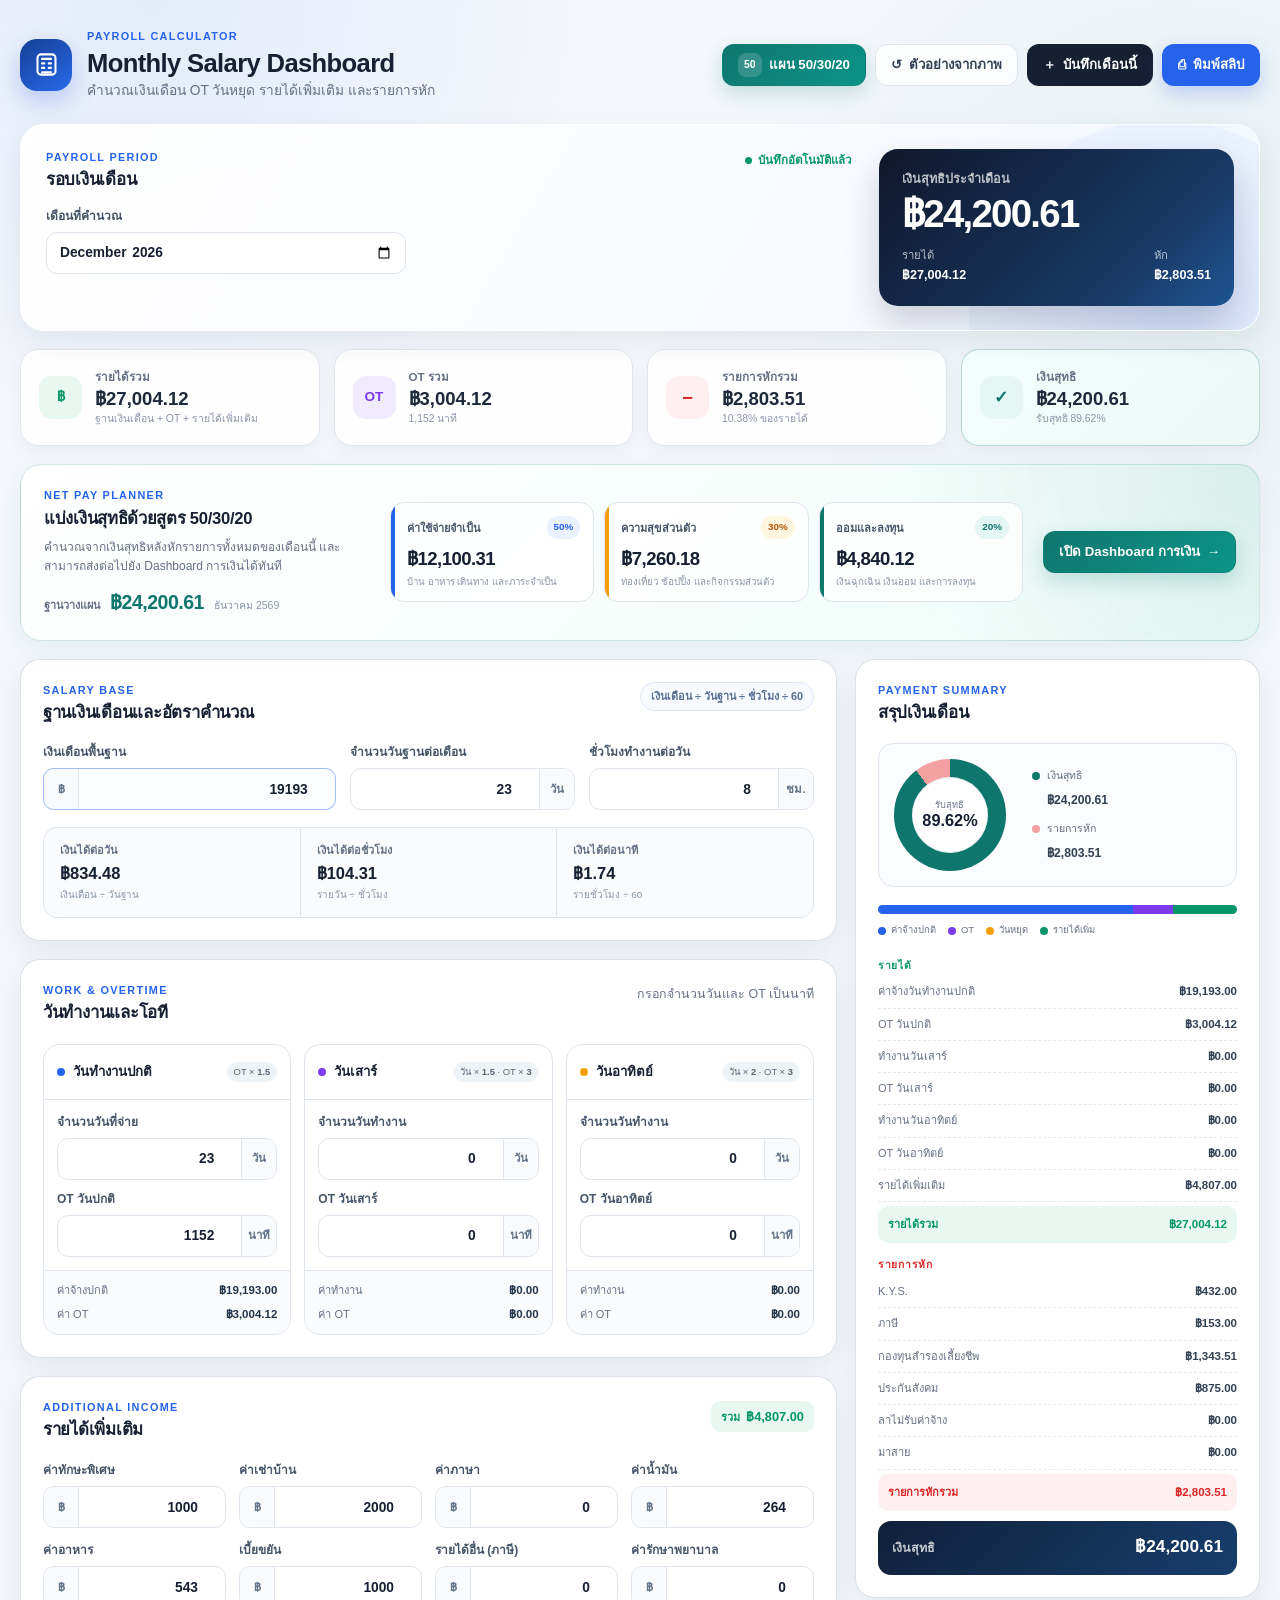
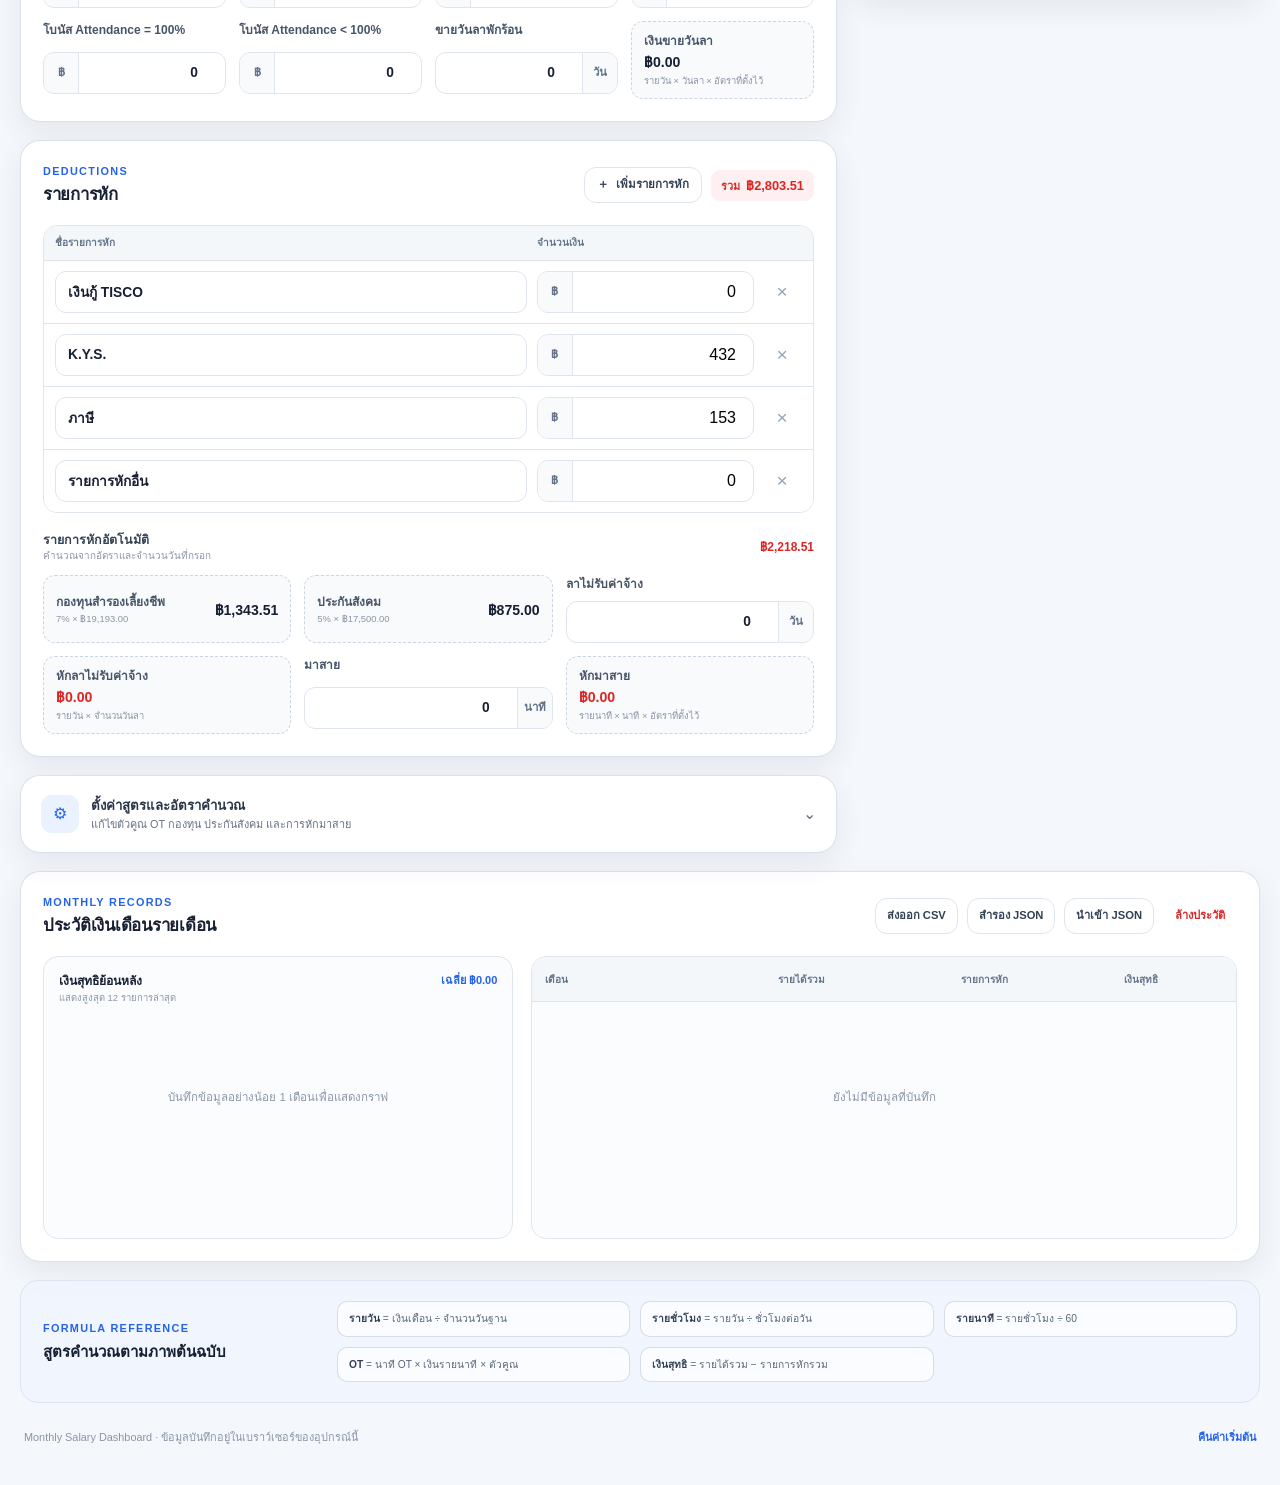
<file: index.html>
<!doctype html>
<html lang="th">
<head>
  <meta charset="utf-8">
  <meta name="viewport" content="width=device-width, initial-scale=1">
  <meta name="description" content="แดชบอร์ดคำนวณเงินเดือนรายเดือน OT รายได้เพิ่มเติม รายการหัก และเงินสุทธิ พร้อมบันทึกประวัติในเครื่อง">
  <meta name="theme-color" content="#0f172a">
  <title>Monthly Salary Dashboard</title>
  <link rel="stylesheet" href="style.css">
  <script src="app.js" defer></script>
</head>
<body>
  <div class="app-shell">
    <header class="topbar">
      <div class="brand">
        <div class="brand-mark" aria-hidden="true">
          <svg viewBox="0 0 24 24" role="img">
            <path d="M7 3h10a3 3 0 0 1 3 3v12a3 3 0 0 1-3 3H7a3 3 0 0 1-3-3V6a3 3 0 0 1 3-3Z" fill="none" stroke="currentColor" stroke-width="1.8"/>
            <path d="M8 7h8M8 11h2m4 0h2M8 15h2m4 0h2M8 19h8" fill="none" stroke="currentColor" stroke-width="1.8" stroke-linecap="round"/>
          </svg>
        </div>
        <div>
          <p class="eyebrow">PAYROLL CALCULATOR</p>
          <h1>Monthly Salary Dashboard</h1>
          <p class="subtitle">คำนวณเงินเดือน OT วันหยุด รายได้เพิ่มเติม และรายการหัก</p>
        </div>
      </div>

      <div class="top-actions" aria-label="เมนูจัดการข้อมูล">
        <button class="button button-finance" id="openFinanceBtn" type="button" title="นำเงินสุทธิเดือนนี้ไปวางแผนด้วยสูตร 50/30/20">
          <span class="button-ratio-mark" aria-hidden="true">50</span> แผน 50/30/20
        </button>
        <button class="button button-ghost" id="loadSampleBtn" type="button" title="โหลดตัวเลขตัวอย่างให้ตรงกับภาพต้นฉบับ">
          <span aria-hidden="true">↺</span> ตัวอย่างจากภาพ
        </button>
        <button class="button button-secondary" id="saveRecordBtn" type="button">
          <span aria-hidden="true">＋</span> บันทึกเดือนนี้
        </button>
        <button class="button button-primary" id="printBtn" type="button">
          <span aria-hidden="true">⎙</span> พิมพ์สลิป
        </button>
      </div>
    </header>

    <main>
      <section class="hero-panel" aria-labelledby="period-title">
        <div class="period-info">
          <div class="section-heading compact">
            <div>
              <p class="eyebrow">PAYROLL PERIOD</p>
              <h2 id="period-title">รอบเงินเดือน</h2>
            </div>
            <span class="autosave-status" id="autosaveStatus" role="status">บันทึกอัตโนมัติแล้ว</span>
          </div>

          <div class="form-grid period-grid">
            <label class="field">
              <span>เดือนที่คำนวณ</span>
              <input type="month" data-field="periodMonth">
            </label>
          </div>
        </div>

        <div class="net-summary">
          <p>เงินสุทธิประจำเดือน</p>
          <strong id="heroNetPay">฿0.00</strong>
          <div class="net-meta">
            <span>รายได้ <b id="heroGross">฿0.00</b></span>
            <span>หัก <b id="heroDeduction">฿0.00</b></span>
          </div>
        </div>
      </section>

      <section class="kpi-grid" aria-label="สรุปผลการคำนวณ">
        <article class="kpi-card">
          <div class="kpi-icon income" aria-hidden="true">฿</div>
          <div>
            <p>รายได้รวม</p>
            <strong id="kpiGross">฿0.00</strong>
            <small>ฐานเงินเดือน + OT + รายได้เพิ่มเติม</small>
          </div>
        </article>
        <article class="kpi-card">
          <div class="kpi-icon overtime" aria-hidden="true">OT</div>
          <div>
            <p>OT รวม</p>
            <strong id="kpiOt">฿0.00</strong>
            <small id="kpiOtMinutes">0 นาที</small>
          </div>
        </article>
        <article class="kpi-card">
          <div class="kpi-icon deduction" aria-hidden="true">−</div>
          <div>
            <p>รายการหักรวม</p>
            <strong id="kpiDeduction">฿0.00</strong>
            <small id="kpiDeductionRate">0.00% ของรายได้</small>
          </div>
        </article>
        <article class="kpi-card featured">
          <div class="kpi-icon net" aria-hidden="true">✓</div>
          <div>
            <p>เงินสุทธิ</p>
            <strong id="kpiNet">฿0.00</strong>
            <small id="kpiNetRate">รับสุทธิ 0.00%</small>
          </div>
        </article>
      </section>

      <section class="finance-bridge-panel" aria-labelledby="finance-plan-title">
        <div class="finance-bridge-copy">
          <p class="eyebrow">NET PAY PLANNER</p>
          <h2 id="finance-plan-title">แบ่งเงินสุทธิด้วยสูตร 50/30/20</h2>
          <p id="financePlanNote">ระบบจะแบ่งเงินสุทธิเดือนนี้เป็นงบค่าใช้จ่ายจำเป็น ความสุขส่วนตัว และการออม/ลงทุนโดยอัตโนมัติ</p>
          <div class="finance-plan-base">
            <span>ฐานวางแผน</span>
            <strong id="financePlanBase">฿0.00</strong>
            <small id="financePlanMonth">-</small>
          </div>
        </div>

        <div class="finance-plan-grid" aria-label="ตัวอย่างการแบ่งเงินสุทธิ 50 30 20">
          <article class="finance-plan-card needs">
            <div><span>ค่าใช้จ่ายจำเป็น</span><b>50%</b></div>
            <strong id="financePlanNeeds">฿0.00</strong>
            <small>บ้าน อาหาร เดินทาง และภาระจำเป็น</small>
          </article>
          <article class="finance-plan-card wants">
            <div><span>ความสุขส่วนตัว</span><b>30%</b></div>
            <strong id="financePlanWants">฿0.00</strong>
            <small>ท่องเที่ยว ช้อปปิ้ง และกิจกรรมส่วนตัว</small>
          </article>
          <article class="finance-plan-card savings">
            <div><span>ออมและลงทุน</span><b>20%</b></div>
            <strong id="financePlanSavings">฿0.00</strong>
            <small>เงินฉุกเฉิน เงินออม และการลงทุน</small>
          </article>
        </div>

        <button class="button button-finance finance-open-button" id="openFinancePanelBtn" type="button">
          เปิด Dashboard การเงิน <span aria-hidden="true">→</span>
        </button>
      </section>

      <div class="dashboard-grid">
        <div class="main-column">
          <section class="panel" aria-labelledby="salary-base-title">
            <div class="section-heading">
              <div>
                <p class="eyebrow">SALARY BASE</p>
                <h2 id="salary-base-title">ฐานเงินเดือนและอัตราคำนวณ</h2>
              </div>
              <span class="formula-badge">เงินเดือน ÷ วันฐาน ÷ ชั่วโมง ÷ 60</span>
            </div>

            <div class="form-grid base-grid">
              <label class="field emphasized">
                <span>เงินเดือนพื้นฐาน</span>
                <div class="input-affix prefix">
                  <span>฿</span>
                  <input type="number" min="0" step="0.01" data-field="monthlySalary" inputmode="decimal">
                </div>
              </label>
              <label class="field">
                <span>จำนวนวันฐานต่อเดือน</span>
                <div class="input-affix suffix">
                  <input type="number" min="0.01" step="0.01" data-field="standardDays" inputmode="decimal">
                  <span>วัน</span>
                </div>
              </label>
              <label class="field">
                <span>ชั่วโมงทำงานต่อวัน</span>
                <div class="input-affix suffix">
                  <input type="number" min="0.01" step="0.01" data-field="hoursPerDay" inputmode="decimal">
                  <span>ชม.</span>
                </div>
              </label>
            </div>

            <div class="rate-strip">
              <div>
                <span>เงินได้ต่อวัน</span>
                <strong id="dailyRate">฿0.00</strong>
                <small>เงินเดือน ÷ วันฐาน</small>
              </div>
              <div>
                <span>เงินได้ต่อชั่วโมง</span>
                <strong id="hourlyRate">฿0.00</strong>
                <small>รายวัน ÷ ชั่วโมง</small>
              </div>
              <div>
                <span>เงินได้ต่อนาที</span>
                <strong id="minuteRate">฿0.00</strong>
                <small>รายชั่วโมง ÷ 60</small>
              </div>
            </div>
          </section>

          <section class="panel" aria-labelledby="work-title">
            <div class="section-heading">
              <div>
                <p class="eyebrow">WORK & OVERTIME</p>
                <h2 id="work-title">วันทำงานและโอที</h2>
              </div>
              <p class="section-note">กรอกจำนวนวันและ OT เป็นนาที</p>
            </div>

            <div class="work-grid">
              <article class="work-card workday-card">
                <div class="work-card-head">
                  <div>
                    <span class="day-dot"></span>
                    <h3>วันทำงานปกติ</h3>
                  </div>
                  <span class="multiplier">OT × <b id="normalOtRateLabel">1.5</b></span>
                </div>
                <div class="work-inputs">
                  <label class="field">
                    <span>จำนวนวันที่จ่าย</span>
                    <div class="input-affix suffix">
                      <input type="number" min="0" step="0.01" data-field="normalDays" inputmode="decimal">
                      <span>วัน</span>
                    </div>
                  </label>
                  <label class="field">
                    <span>OT วันปกติ</span>
                    <div class="input-affix suffix">
                      <input type="number" min="0" step="1" data-field="normalOtMinutes" inputmode="numeric">
                      <span>นาที</span>
                    </div>
                  </label>
                </div>
                <div class="work-results">
                  <span>ค่าจ้างปกติ <b id="normalDayPay">฿0.00</b></span>
                  <span>ค่า OT <b id="normalOtPay">฿0.00</b></span>
                </div>
              </article>

              <article class="work-card saturday-card">
                <div class="work-card-head">
                  <div>
                    <span class="day-dot"></span>
                    <h3>วันเสาร์</h3>
                  </div>
                  <span class="multiplier">วัน × <b id="saturdayDayRateLabel">1.5</b> · OT × <b id="saturdayOtRateLabel">3</b></span>
                </div>
                <div class="work-inputs">
                  <label class="field">
                    <span>จำนวนวันทำงาน</span>
                    <div class="input-affix suffix">
                      <input type="number" min="0" step="0.01" data-field="saturdayDays" inputmode="decimal">
                      <span>วัน</span>
                    </div>
                  </label>
                  <label class="field">
                    <span>OT วันเสาร์</span>
                    <div class="input-affix suffix">
                      <input type="number" min="0" step="1" data-field="saturdayOtMinutes" inputmode="numeric">
                      <span>นาที</span>
                    </div>
                  </label>
                </div>
                <div class="work-results">
                  <span>ค่าทำงาน <b id="saturdayDayPay">฿0.00</b></span>
                  <span>ค่า OT <b id="saturdayOtPay">฿0.00</b></span>
                </div>
              </article>

              <article class="work-card sunday-card">
                <div class="work-card-head">
                  <div>
                    <span class="day-dot"></span>
                    <h3>วันอาทิตย์</h3>
                  </div>
                  <span class="multiplier">วัน × <b id="sundayDayRateLabel">2</b> · OT × <b id="sundayOtRateLabel">3</b></span>
                </div>
                <div class="work-inputs">
                  <label class="field">
                    <span>จำนวนวันทำงาน</span>
                    <div class="input-affix suffix">
                      <input type="number" min="0" step="0.01" data-field="sundayDays" inputmode="decimal">
                      <span>วัน</span>
                    </div>
                  </label>
                  <label class="field">
                    <span>OT วันอาทิตย์</span>
                    <div class="input-affix suffix">
                      <input type="number" min="0" step="1" data-field="sundayOtMinutes" inputmode="numeric">
                      <span>นาที</span>
                    </div>
                  </label>
                </div>
                <div class="work-results">
                  <span>ค่าทำงาน <b id="sundayDayPay">฿0.00</b></span>
                  <span>ค่า OT <b id="sundayOtPay">฿0.00</b></span>
                </div>
              </article>
            </div>
          </section>

          <section class="panel" aria-labelledby="income-title">
            <div class="section-heading">
              <div>
                <p class="eyebrow">ADDITIONAL INCOME</p>
                <h2 id="income-title">รายได้เพิ่มเติม</h2>
              </div>
              <div class="section-total">รวม <strong id="allowanceTotal">฿0.00</strong></div>
            </div>

            <div class="money-field-grid">
              <label class="field"><span>ค่าทักษะพิเศษ</span><div class="input-affix prefix"><span>฿</span><input type="number" min="0" step="0.01" data-field="specialSkill"></div></label>
              <label class="field"><span>ค่าเช่าบ้าน</span><div class="input-affix prefix"><span>฿</span><input type="number" min="0" step="0.01" data-field="housing"></div></label>
              <label class="field"><span>ค่าภาษา</span><div class="input-affix prefix"><span>฿</span><input type="number" min="0" step="0.01" data-field="language"></div></label>
              <label class="field"><span>ค่าน้ำมัน</span><div class="input-affix prefix"><span>฿</span><input type="number" min="0" step="0.01" data-field="gasoline"></div></label>
              <label class="field"><span>ค่าอาหาร</span><div class="input-affix prefix"><span>฿</span><input type="number" min="0" step="0.01" data-field="food"></div></label>
              <label class="field"><span>เบี้ยขยัน</span><div class="input-affix prefix"><span>฿</span><input type="number" min="0" step="0.01" data-field="diligence"></div></label>
              <label class="field"><span>รายได้อื่น (ภาษี)</span><div class="input-affix prefix"><span>฿</span><input type="number" min="0" step="0.01" data-field="otherIncome"></div></label>
              <label class="field"><span>ค่ารักษาพยาบาล</span><div class="input-affix prefix"><span>฿</span><input type="number" min="0" step="0.01" data-field="medical"></div></label>
              <label class="field"><span>โบนัส Attendance = 100%</span><div class="input-affix prefix"><span>฿</span><input type="number" min="0" step="0.01" data-field="attendanceFull"></div></label>
              <label class="field"><span>โบนัส Attendance &lt; 100%</span><div class="input-affix prefix"><span>฿</span><input type="number" min="0" step="0.01" data-field="attendancePartial"></div></label>
              <label class="field"><span>ขายวันลาพักร้อน</span><div class="input-affix suffix"><input type="number" min="0" step="0.01" data-field="vacationDays"><span>วัน</span></div></label>
              <div class="calculated-field">
                <span>เงินขายวันลา</span>
                <strong id="vacationPay">฿0.00</strong>
                <small>รายวัน × วันลา × อัตราที่ตั้งไว้</small>
              </div>
            </div>
          </section>

          <section class="panel" aria-labelledby="deduction-title">
            <div class="section-heading deduction-heading-row">
              <div>
                <p class="eyebrow">DEDUCTIONS</p>
                <h2 id="deduction-title">รายการหัก</h2>
              </div>
              <div class="deduction-heading-tools">
                <button class="button button-ghost add-deduction-button" id="addDeductionBtn" type="button">
                  <span aria-hidden="true">＋</span> เพิ่มรายการหัก
                </button>
                <div class="section-total danger">รวม <strong id="deductionSectionTotal">฿0.00</strong></div>
              </div>
            </div>

            <div class="deduction-manager" aria-label="รายการหักที่กำหนดเอง">
              <div class="deduction-list-head" aria-hidden="true">
                <span>ชื่อรายการหัก</span>
                <span>จำนวนเงิน</span>
                <span></span>
              </div>
              <div class="deduction-items-list" id="deductionItemsList"></div>
              <div class="deduction-empty" id="deductionItemsEmpty" hidden>
                ยังไม่มีรายการหัก กด “เพิ่มรายการหัก” เพื่อสร้างรายการใหม่
              </div>
            </div>

            <div class="deduction-subsection-title">
              <div>
                <b>รายการหักอัตโนมัติ</b>
                <small>คำนวณจากอัตราและจำนวนวันที่กรอก</small>
              </div>
              <span id="automaticDeductionTotal">฿0.00</span>
            </div>

            <div class="money-field-grid deduction-grid automatic-deduction-grid">
              <div class="auto-calc-field">
                <div>
                  <span>กองทุนสำรองเลี้ยงชีพ</span>
                  <small id="pvdDetail">คำนวณอัตโนมัติ</small>
                </div>
                <strong id="pvdDeduction">฿0.00</strong>
              </div>
              <div class="auto-calc-field">
                <div>
                  <span>ประกันสังคม</span>
                  <small id="socialDetail">คำนวณอัตโนมัติ</small>
                </div>
                <strong id="socialDeduction">฿0.00</strong>
              </div>
              <label class="field"><span>ลาไม่รับค่าจ้าง</span><div class="input-affix suffix"><input type="number" min="0" step="0.01" data-field="unpaidLeaveDays"><span>วัน</span></div></label>
              <div class="calculated-field danger-text">
                <span>หักลาไม่รับค่าจ้าง</span>
                <strong id="unpaidDeduction">฿0.00</strong>
                <small>รายวัน × จำนวนวันลา</small>
              </div>
              <label class="field"><span>มาสาย</span><div class="input-affix suffix"><input type="number" min="0" step="1" data-field="lateMinutes"><span>นาที</span></div></label>
              <div class="calculated-field danger-text">
                <span>หักมาสาย</span>
                <strong id="lateDeduction">฿0.00</strong>
                <small>รายนาที × นาที × อัตราที่ตั้งไว้</small>
              </div>
            </div>
          </section>

          <details class="panel settings-panel" id="settingsPanel">
            <summary>
              <span>
                <span class="settings-icon" aria-hidden="true">⚙</span>
                <span><b>ตั้งค่าสูตรและอัตราคำนวณ</b><small>แก้ไขตัวคูณ OT กองทุน ประกันสังคม และการหักมาสาย</small></span>
              </span>
              <span class="chevron" aria-hidden="true">⌄</span>
            </summary>

            <div class="settings-content">
              <div class="setting-group">
                <h3>ตัวคูณวันทำงานและ OT</h3>
                <div class="settings-grid">
                  <label class="field"><span>OT วันปกติ</span><div class="input-affix prefix"><span>×</span><input type="number" min="0" step="0.01" data-field="normalOtRate"></div></label>
                  <label class="field"><span>ทำงานวันเสาร์</span><div class="input-affix prefix"><span>×</span><input type="number" min="0" step="0.01" data-field="saturdayDayRate"></div></label>
                  <label class="field"><span>OT วันเสาร์</span><div class="input-affix prefix"><span>×</span><input type="number" min="0" step="0.01" data-field="saturdayOtRate"></div></label>
                  <label class="field"><span>ทำงานวันอาทิตย์</span><div class="input-affix prefix"><span>×</span><input type="number" min="0" step="0.01" data-field="sundayDayRate"></div></label>
                  <label class="field"><span>OT วันอาทิตย์</span><div class="input-affix prefix"><span>×</span><input type="number" min="0" step="0.01" data-field="sundayOtRate"></div></label>
                  <label class="field"><span>ขายวันลาพักร้อน</span><div class="input-affix prefix"><span>×</span><input type="number" min="0" step="0.01" data-field="vacationRate"></div></label>
                  <label class="field"><span>อัตราหักมาสาย</span><div class="input-affix prefix"><span>×</span><input type="number" min="0" step="0.01" data-field="lateRate"></div></label>
                </div>
              </div>

              <div class="setting-group">
                <h3>กองทุนสำรองเลี้ยงชีพ</h3>
                <label class="toggle-row">
                  <input type="checkbox" data-field="pvdEnabled">
                  <span class="toggle" aria-hidden="true"></span>
                  <span><b>คำนวณอัตโนมัติ</b><small>เงินเดือนพื้นฐาน × อัตรากองทุน</small></span>
                </label>
                <div class="settings-grid two-columns">
                  <label class="field"><span>อัตรากองทุน</span><div class="input-affix suffix"><input type="number" min="0" step="0.01" data-field="pvdRate"><span>%</span></div></label>
                  <label class="field"><span>จำนวนเงินแบบกำหนดเอง</span><div class="input-affix prefix"><span>฿</span><input type="number" min="0" step="0.01" data-field="pvdManual"></div></label>
                </div>
              </div>

              <div class="setting-group">
                <h3>ประกันสังคม</h3>
                <label class="toggle-row">
                  <input type="checkbox" data-field="socialEnabled">
                  <span class="toggle" aria-hidden="true"></span>
                  <span><b>คำนวณอัตโนมัติ</b><small>คิดจากฐานเงินเดือน แต่ไม่เกินเพดานที่กำหนด</small></span>
                </label>
                <div class="settings-grid">
                  <label class="field"><span>อัตราสมทบ</span><div class="input-affix suffix"><input type="number" min="0" step="0.01" data-field="socialRate"><span>%</span></div></label>
                  <label class="field"><span>เพดานฐานเงินเดือน</span><div class="input-affix prefix"><span>฿</span><input type="number" min="0" step="0.01" data-field="socialMaxBase"></div></label>
                  <label class="field"><span>จำนวนเงินแบบกำหนดเอง</span><div class="input-affix prefix"><span>฿</span><input type="number" min="0" step="0.01" data-field="socialManual"></div></label>
                </div>
              </div>

              <p class="settings-warning">อัตราต่าง ๆ ตั้งค่าไว้เพื่อให้ตรงกับตัวอย่างในภาพ และสามารถแก้ไขให้ตรงกับนโยบายบริษัทหรือข้อกำหนดที่ใช้จริงได้</p>
            </div>
          </details>
        </div>

        <aside class="side-column">
          <section class="panel sticky-summary" aria-labelledby="summary-title">
            <div class="section-heading">
              <div>
                <p class="eyebrow">PAYMENT SUMMARY</p>
                <h2 id="summary-title">สรุปเงินเดือน</h2>
              </div>
            </div>

            <div class="pay-composition" aria-label="สัดส่วนเงินสุทธิและรายการหัก">
              <div class="donut" id="payDonut">
                <div>
                  <span>รับสุทธิ</span>
                  <strong id="donutNetPercent">0%</strong>
                </div>
              </div>
              <div class="composition-legend">
                <span><i class="legend-dot net-dot"></i>เงินสุทธิ <b id="legendNet">฿0.00</b></span>
                <span><i class="legend-dot deduction-dot"></i>รายการหัก <b id="legendDeduction">฿0.00</b></span>
              </div>
            </div>

            <div class="breakdown-bar" aria-label="องค์ประกอบรายได้">
              <span id="baseSegment" title="ค่าจ้างปกติ"></span>
              <span id="otSegment" title="ค่า OT"></span>
              <span id="weekendSegment" title="ค่าทำงานวันหยุด"></span>
              <span id="allowanceSegment" title="รายได้เพิ่มเติม"></span>
            </div>
            <div class="breakdown-legend">
              <span><i class="bar-dot base"></i>ค่าจ้างปกติ</span>
              <span><i class="bar-dot ot"></i>OT</span>
              <span><i class="bar-dot weekend"></i>วันหยุด</span>
              <span><i class="bar-dot allowance"></i>รายได้เพิ่ม</span>
            </div>

            <div class="summary-table" role="table" aria-label="รายละเอียดเงินเดือน">
              <div class="summary-group-title">รายได้</div>
              <div class="summary-row"><span>ค่าจ้างวันทำงานปกติ</span><b id="summaryNormalPay">฿0.00</b></div>
              <div class="summary-row"><span>OT วันปกติ</span><b id="summaryNormalOt">฿0.00</b></div>
              <div class="summary-row"><span>ทำงานวันเสาร์</span><b id="summarySaturdayDay">฿0.00</b></div>
              <div class="summary-row"><span>OT วันเสาร์</span><b id="summarySaturdayOt">฿0.00</b></div>
              <div class="summary-row"><span>ทำงานวันอาทิตย์</span><b id="summarySundayDay">฿0.00</b></div>
              <div class="summary-row"><span>OT วันอาทิตย์</span><b id="summarySundayOt">฿0.00</b></div>
              <div class="summary-row"><span>รายได้เพิ่มเติม</span><b id="summaryAllowance">฿0.00</b></div>
              <div class="summary-row total-row income-total"><span>รายได้รวม</span><b id="summaryGross">฿0.00</b></div>

              <div class="summary-group-title deduction-heading">รายการหัก</div>
              <div id="summaryDynamicDeductions"></div>
              <div class="summary-row"><span>กองทุนสำรองเลี้ยงชีพ</span><b id="summaryPvd">฿0.00</b></div>
              <div class="summary-row"><span>ประกันสังคม</span><b id="summarySocial">฿0.00</b></div>
              <div class="summary-row"><span>ลาไม่รับค่าจ้าง</span><b id="summaryUnpaid">฿0.00</b></div>
              <div class="summary-row"><span>มาสาย</span><b id="summaryLate">฿0.00</b></div>
              <div class="summary-row total-row deduction-total"><span>รายการหักรวม</span><b id="summaryDeductions">฿0.00</b></div>
              <div class="summary-row net-row"><span>เงินสุทธิ</span><b id="summaryNet">฿0.00</b></div>
            </div>
          </section>
        </aside>
      </div>

      <section class="panel records-panel" aria-labelledby="records-title">
        <div class="section-heading records-heading">
          <div>
            <p class="eyebrow">MONTHLY RECORDS</p>
            <h2 id="records-title">ประวัติเงินเดือนรายเดือน</h2>
          </div>
          <div class="record-actions">
            <button class="button button-ghost" id="exportCsvBtn" type="button">ส่งออก CSV</button>
            <button class="button button-ghost" id="exportJsonBtn" type="button">สำรอง JSON</button>
            <label class="button button-ghost file-button" for="importJsonInput">นำเข้า JSON</label>
            <input type="file" id="importJsonInput" accept="application/json,.json" hidden>
            <button class="button button-danger-text" id="clearRecordsBtn" type="button">ล้างประวัติ</button>
          </div>
        </div>

        <div class="history-layout">
          <div class="chart-card">
            <div class="chart-title">
              <div>
                <b>เงินสุทธิย้อนหลัง</b>
                <small>แสดงสูงสุด 12 รายการล่าสุด</small>
              </div>
              <span id="historyAverage">เฉลี่ย ฿0.00</span>
            </div>
            <canvas id="historyChart" width="900" height="260" aria-label="กราฟเงินสุทธิย้อนหลัง"></canvas>
            <div class="empty-chart" id="emptyChart">บันทึกข้อมูลอย่างน้อย 1 เดือนเพื่อแสดงกราฟ</div>
          </div>

          <div class="table-wrap">
            <table>
              <thead>
                <tr>
                  <th>เดือน</th>
                  <th class="number-cell">รายได้รวม</th>
                  <th class="number-cell">รายการหัก</th>
                  <th class="number-cell">เงินสุทธิ</th>
                  <th><span class="sr-only">จัดการ</span></th>
                </tr>
              </thead>
              <tbody id="recordsBody"></tbody>
            </table>
            <div class="empty-table" id="emptyRecords">ยังไม่มีข้อมูลที่บันทึก</div>
          </div>
        </div>
      </section>

      <section class="formula-reference" aria-labelledby="formula-title">
        <div>
          <p class="eyebrow">FORMULA REFERENCE</p>
          <h2 id="formula-title">สูตรคำนวณตามภาพต้นฉบับ</h2>
        </div>
        <div class="formula-list">
          <span><b>รายวัน</b> = เงินเดือน ÷ จำนวนวันฐาน</span>
          <span><b>รายชั่วโมง</b> = รายวัน ÷ ชั่วโมงต่อวัน</span>
          <span><b>รายนาที</b> = รายชั่วโมง ÷ 60</span>
          <span><b>OT</b> = นาที OT × เงินรายนาที × ตัวคูณ</span>
          <span><b>เงินสุทธิ</b> = รายได้รวม − รายการหักรวม</span>
        </div>
      </section>
    </main>

    <footer>
      <span>Monthly Salary Dashboard · ข้อมูลบันทึกอยู่ในเบราว์เซอร์ของอุปกรณ์นี้</span>
      <button type="button" class="link-button" id="resetBtn">คืนค่าเริ่มต้น</button>
    </footer>
  </div>

  <div class="toast" id="toast" role="status" aria-live="polite"></div>

  <section class="print-payslip" id="printPayslip" aria-hidden="true">
    <header>
      <div>
        <p>PAYSLIP</p>
        <h1>สรุปเงินเดือนประจำเดือน</h1>
      </div>
      <div class="print-period" id="printPeriod">—</div>
    </header>
    <div class="print-rates">
      <div><span>เงินเดือนพื้นฐาน</span><b id="printSalary">฿0.00</b></div>
      <div><span>อัตรารายวัน</span><b id="printDailyRate">฿0.00</b></div>
      <div><span>อัตรารายชั่วโมง</span><b id="printHourlyRate">฿0.00</b></div>
      <div><span>อัตรารายนาที</span><b id="printMinuteRate">฿0.00</b></div>
    </div>
    <div class="print-columns">
      <div>
        <h2>รายได้</h2>
        <div id="printIncomeRows"></div>
        <div class="print-total"><span>รายได้รวม</span><b id="printGross">฿0.00</b></div>
      </div>
      <div>
        <h2>รายการหัก</h2>
        <div id="printDeductionRows"></div>
        <div class="print-total deduction"><span>รายการหักรวม</span><b id="printDeduction">฿0.00</b></div>
      </div>
    </div>
    <div class="print-net"><span>เงินสุทธิ</span><b id="printNet">฿0.00</b></div>
    <p class="print-note">เอกสารนี้เป็นผลการคำนวณจากข้อมูลที่กรอกในระบบ โปรดตรวจสอบกับนโยบายและเอกสารเงินเดือนของบริษัทก่อนใช้อ้างอิง</p>
  </section>
</body>
</html>
</file>
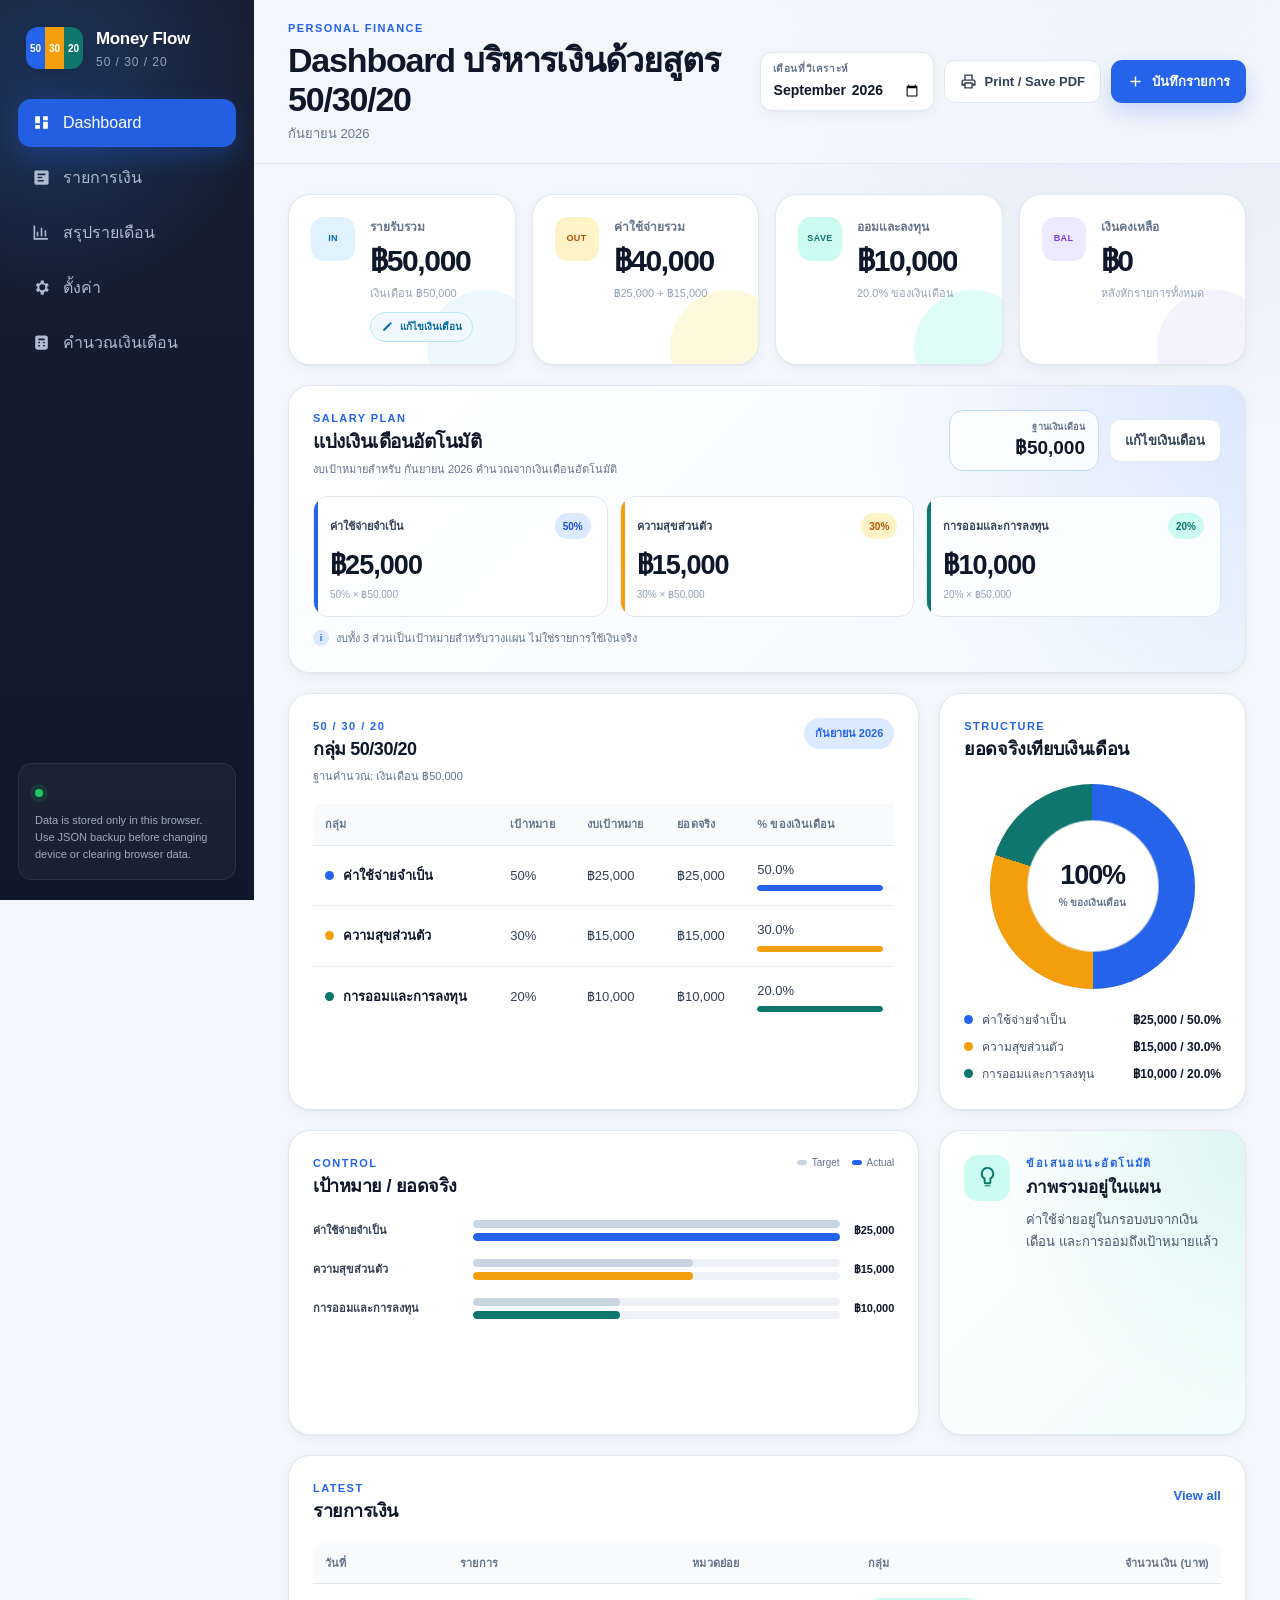
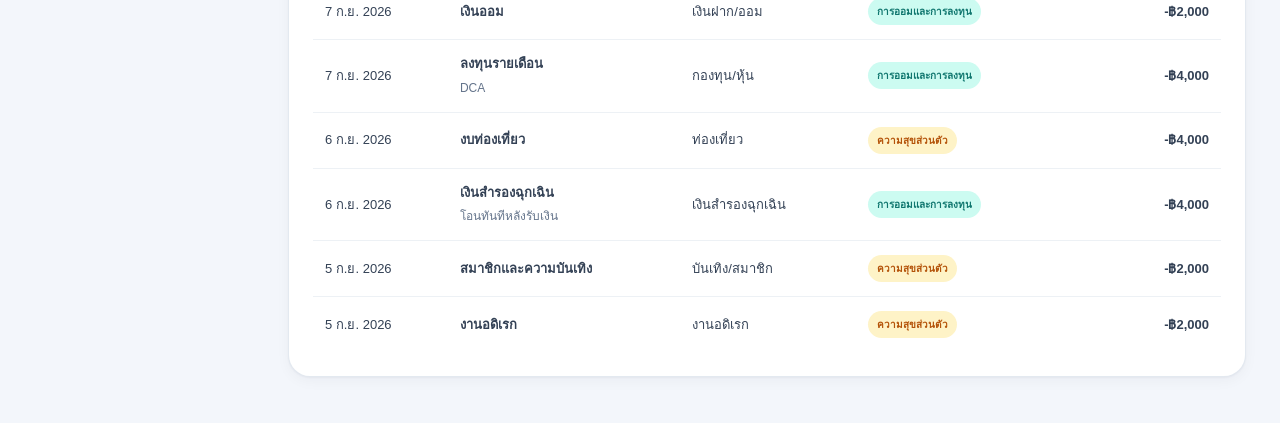
<file: finance-50-30-20.html>
<!doctype html>
<html lang="th">
<head>
  <meta charset="utf-8">
  <meta name="viewport" content="width=device-width, initial-scale=1">
  <meta name="theme-color" content="#0f172a">
  <meta name="description" content="Dashboard บริหารเงินตามสูตร 50/30/20 คำนวณงบอัตโนมัติจากเงินเดือน ใช้งานได้ทั้งคอมพิวเตอร์และโทรศัพท์">
  <meta name="apple-mobile-web-app-capable" content="yes">
  <meta name="apple-mobile-web-app-status-bar-style" content="default">
  <title>50/30/20 Finance Dashboard | Salary Planner</title>
  <link rel="icon" href="[data-uri]" type="image/svg+xml">
  <style>
:root {
  --bg: #f3f6fb;
  --surface: #ffffff;
  --surface-soft: #f8fafc;
  --surface-strong: #eef2f7;
  --ink: #0f172a;
  --muted: #64748b;
  --muted-2: #94a3b8;
  --line: #e2e8f0;
  --navy: #0f172a;
  --navy-2: #172033;
  --primary: #2563eb;
  --primary-soft: #dbeafe;
  --needs: #2563eb;
  --needs-soft: #dbeafe;
  --wants: #f59e0b;
  --wants-soft: #fef3c7;
  --savings: #0f766e;
  --savings-soft: #ccfbf1;
  --income: #0369a1;
  --income-soft: #e0f2fe;
  --remaining: #7c3aed;
  --remaining-soft: #ede9fe;
  --danger: #dc2626;
  --danger-soft: #fee2e2;
  --warning: #b45309;
  --warning-soft: #ffedd5;
  --success: #15803d;
  --success-soft: #dcfce7;
  --shadow-sm: 0 1px 2px rgba(15, 23, 42, 0.04), 0 4px 14px rgba(15, 23, 42, 0.04);
  --shadow-md: 0 18px 50px rgba(15, 23, 42, 0.10);
  --radius-sm: 10px;
  --radius-md: 16px;
  --radius-lg: 22px;
  --sidebar-width: 254px;
}

* {
  box-sizing: border-box;
}

html {
  min-width: 320px;
  background: var(--bg);
  color: var(--ink);
  font-family: Inter, "Noto Sans Thai", "Segoe UI", Tahoma, Arial, sans-serif;
  font-size: 16px;
  line-height: 1.5;
}

body {
  margin: 0;
  min-height: 100vh;
  background:
    radial-gradient(circle at 90% 0%, rgba(37, 99, 235, 0.08), transparent 28rem),
    var(--bg);
}

button,
input,
select,
textarea {
  font: inherit;
}

button,
select {
  cursor: pointer;
}

button:focus-visible,
input:focus-visible,
select:focus-visible,
textarea:focus-visible {
  outline: 3px solid rgba(37, 99, 235, 0.22);
  outline-offset: 2px;
}

svg {
  display: block;
}

.noscript {
  padding: 1rem;
  background: var(--danger-soft);
  color: var(--danger);
  text-align: center;
  font-weight: 700;
}

.app-shell {
  min-height: 100vh;
}

.sidebar {
  position: fixed;
  inset: 0 auto 0 0;
  z-index: 20;
  display: flex;
  width: var(--sidebar-width);
  flex-direction: column;
  padding: 26px 18px 20px;
  overflow-y: auto;
  color: #ffffff;
  background:
    radial-gradient(circle at 20% 10%, rgba(59, 130, 246, 0.22), transparent 13rem),
    linear-gradient(180deg, var(--navy-2), var(--navy));
}

.brand {
  display: flex;
  align-items: center;
  gap: 13px;
  padding: 0 8px 28px;
}

.brand-mark {
  display: grid;
  grid-template-columns: repeat(3, 1fr);
  width: 57px;
  height: 42px;
  overflow: hidden;
  border-radius: 12px;
  box-shadow: 0 10px 24px rgba(0, 0, 0, 0.18);
}

.brand-mark span {
  display: grid;
  place-items: center;
  color: #ffffff;
  font-size: 10px;
  font-weight: 800;
}

.brand-mark span:nth-child(1) {
  background: var(--needs);
}

.brand-mark span:nth-child(2) {
  background: var(--wants);
}

.brand-mark span:nth-child(3) {
  background: var(--savings);
}

.brand strong {
  display: block;
  font-size: 17px;
  letter-spacing: -0.02em;
}

.brand small {
  display: block;
  margin-top: 1px;
  color: #94a3b8;
  font-size: 12px;
  letter-spacing: 0.08em;
}

.main-nav {
  display: grid;
  gap: 7px;
}

.nav-button {
  display: flex;
  align-items: center;
  gap: 12px;
  width: 100%;
  min-height: 48px;
  padding: 0 14px;
  border: 0;
  border-radius: 13px;
  color: #aebbd0;
  background: transparent;
  text-align: left;
  text-decoration: none;
  transition: 160ms ease;
}

.nav-button svg {
  width: 19px;
  height: 19px;
  flex: 0 0 auto;
  fill: currentColor;
}

.nav-button:hover {
  color: #ffffff;
  background: rgba(255, 255, 255, 0.07);
}

.nav-button.is-active {
  color: #ffffff;
  background: rgba(37, 99, 235, 0.95);
  box-shadow: 0 10px 24px rgba(37, 99, 235, 0.28);
}

.sidebar-note {
  margin-top: auto;
  padding: 16px;
  border: 1px solid rgba(255, 255, 255, 0.08);
  border-radius: 14px;
  background: rgba(255, 255, 255, 0.04);
}

.sidebar-note p {
  margin: 8px 0 0;
  color: #9eabc0;
  font-size: 11px;
  line-height: 1.55;
}

.privacy-dot {
  display: inline-block;
  width: 8px;
  height: 8px;
  border-radius: 50%;
  background: #22c55e;
  box-shadow: 0 0 0 5px rgba(34, 197, 94, 0.12);
}

.app-main {
  min-height: 100vh;
  margin-left: var(--sidebar-width);
}

.topbar {
  position: sticky;
  top: 0;
  z-index: 10;
  display: flex;
  min-height: 108px;
  align-items: center;
  justify-content: space-between;
  gap: 24px;
  padding: 20px 34px;
  border-bottom: 1px solid rgba(226, 232, 240, 0.9);
  background: rgba(243, 246, 251, 0.88);
  -webkit-backdrop-filter: blur(16px);
  backdrop-filter: blur(16px);
}

.topbar-copy {
  min-width: 0;
}

.eyebrow,
.section-kicker {
  margin: 0 0 4px;
  color: var(--primary);
  font-size: 11px;
  font-weight: 800;
  letter-spacing: 0.13em;
  text-transform: uppercase;
}

.topbar h1 {
  margin: 0;
  font-size: clamp(24px, 3vw, 34px);
  line-height: 1.15;
  letter-spacing: -0.035em;
}

.topbar-copy > p:last-child {
  margin: 5px 0 0;
  color: var(--muted);
  font-size: 13px;
}

.topbar-tools {
  display: flex;
  align-items: center;
  justify-content: flex-end;
  gap: 10px;
}

.month-control,
.year-control {
  display: flex;
  flex-direction: column;
  gap: 3px;
  min-width: 174px;
  padding: 8px 12px;
  border: 1px solid var(--line);
  border-radius: 12px;
  background: var(--surface);
  box-shadow: var(--shadow-sm);
}

.month-control span,
.year-control span {
  color: var(--muted);
  font-size: 10px;
  font-weight: 700;
  letter-spacing: 0.06em;
  text-transform: uppercase;
}

.month-control input,
.year-control input {
  min-width: 0;
  padding: 0;
  border: 0;
  color: var(--ink);
  background: transparent;
  font-size: 14px;
  font-weight: 700;
}

.content-wrap {
  width: min(100%, 1600px);
  margin: 0 auto;
  padding: 30px 34px 46px;
}

.view {
  display: none;
}

.view.is-active {
  display: block;
  animation: view-in 180ms ease-out;
}

@keyframes view-in {
  from {
    opacity: 0;
    transform: translateY(4px);
  }
  to {
    opacity: 1;
    transform: translateY(0);
  }
}

.button {
  display: inline-flex;
  min-height: 43px;
  align-items: center;
  justify-content: center;
  gap: 8px;
  padding: 0 15px;
  border: 1px solid transparent;
  border-radius: 11px;
  font-size: 13px;
  font-weight: 750;
  white-space: nowrap;
  transition: 150ms ease;
}

.button svg {
  width: 17px;
  height: 17px;
  fill: currentColor;
}

.button:hover {
  transform: translateY(-1px);
}

.button-primary {
  color: #ffffff;
  background: var(--primary);
  box-shadow: 0 9px 22px rgba(37, 99, 235, 0.22);
}

.button-primary:hover {
  background: #1d4ed8;
}

.button-secondary {
  border-color: var(--line);
  color: #334155;
  background: var(--surface);
}

.button-secondary:hover {
  border-color: #cbd5e1;
  background: #f8fafc;
}

.button-warning {
  border-color: #fed7aa;
  color: var(--warning);
  background: var(--warning-soft);
}

.button-danger {
  border-color: #fecaca;
  color: var(--danger);
  background: var(--danger-soft);
}

.text-button {
  padding: 6px 0;
  border: 0;
  color: var(--primary);
  background: transparent;
  font-size: 13px;
  font-weight: 750;
}

.icon-button {
  display: grid;
  width: 38px;
  height: 38px;
  place-items: center;
  padding: 0;
  border: 1px solid var(--line);
  border-radius: 10px;
  color: #475569;
  background: var(--surface);
  font-size: 25px;
  line-height: 1;
}

.kpi-grid {
  display: grid;
  grid-template-columns: repeat(4, minmax(0, 1fr));
  gap: 16px;
  margin-bottom: 20px;
}

.kpi-card {
  position: relative;
  display: flex;
  min-width: 0;
  min-height: 142px;
  align-items: flex-start;
  gap: 15px;
  padding: 22px;
  overflow: hidden;
  border: 1px solid rgba(226, 232, 240, 0.95);
  border-radius: var(--radius-lg);
  background: var(--surface);
  box-shadow: var(--shadow-sm);
}

.kpi-card::after {
  position: absolute;
  inset: auto -28px -42px auto;
  width: 116px;
  height: 116px;
  border-radius: 50%;
  content: "";
  opacity: 0.6;
}

.kpi-income::after {
  background: var(--income-soft);
}

.kpi-expense::after {
  background: var(--wants-soft);
}

.kpi-savings::after {
  background: var(--savings-soft);
}

.kpi-remaining::after {
  background: var(--remaining-soft);
}

.kpi-icon {
  position: relative;
  z-index: 1;
  display: grid;
  width: 44px;
  height: 44px;
  flex: 0 0 auto;
  place-items: center;
  border-radius: 13px;
  font-size: 9px;
  font-weight: 900;
  letter-spacing: 0.04em;
}

.kpi-income .kpi-icon {
  color: var(--income);
  background: var(--income-soft);
}

.kpi-expense .kpi-icon {
  color: var(--warning);
  background: var(--wants-soft);
}

.kpi-savings .kpi-icon {
  color: var(--savings);
  background: var(--savings-soft);
}

.kpi-remaining .kpi-icon {
  color: var(--remaining);
  background: var(--remaining-soft);
}

.kpi-card > div:last-child {
  position: relative;
  z-index: 1;
  min-width: 0;
}

.kpi-card p {
  margin: 1px 0 8px;
  color: var(--muted);
  font-size: 12px;
  font-weight: 700;
}

.kpi-card strong {
  display: block;
  overflow: hidden;
  color: var(--ink);
  font-size: clamp(22px, 2.4vw, 30px);
  line-height: 1.1;
  letter-spacing: -0.045em;
  text-overflow: ellipsis;
}

.kpi-card small {
  display: block;
  margin-top: 8px;
  overflow: hidden;
  color: var(--muted-2);
  font-size: 11px;
  text-overflow: ellipsis;
  white-space: nowrap;
}

.kpi-content {
  flex: 1 1 auto;
}

.kpi-quick-button {
  position: relative;
  z-index: 2;
  display: inline-flex;
  min-height: 30px;
  align-items: center;
  gap: 6px;
  margin-top: 10px;
  padding: 6px 10px;
  border: 1px solid #bae6fd;
  border-radius: 999px;
  color: var(--income);
  background: #f0f9ff;
  font-family: inherit;
  font-size: 10px;
  font-weight: 850;
  line-height: 1;
  cursor: pointer;
  transition: border-color 160ms ease, background 160ms ease, transform 160ms ease;
}

.kpi-quick-button svg {
  width: 13px;
  height: 13px;
  flex: 0 0 auto;
  fill: currentColor;
}

.kpi-quick-button:hover {
  border-color: #7dd3fc;
  background: #e0f2fe;
  transform: translateY(-1px);
}

.kpi-quick-button:focus-visible {
  outline: 3px solid rgba(37, 99, 235, 0.2);
  outline-offset: 2px;
}

.dashboard-grid {
  display: grid;
  grid-template-columns: minmax(0, 1.75fr) minmax(300px, 0.85fr);
  gap: 20px;
}

.panel {
  min-width: 0;
  padding: 24px;
  border: 1px solid rgba(226, 232, 240, 0.95);
  border-radius: var(--radius-lg);
  background: var(--surface);
  box-shadow: var(--shadow-sm);
}

.panel-heading {
  display: flex;
  align-items: flex-start;
  justify-content: space-between;
  gap: 18px;
  margin-bottom: 19px;
}

.panel-heading.compact {
  margin-bottom: 15px;
}

.panel-heading h2,
.summary-toolbar h2,
.dialog-heading h2 {
  margin: 0;
  font-size: 18px;
  line-height: 1.3;
  letter-spacing: -0.025em;
}

.panel-heading .muted {
  max-width: 680px;
}

.month-chip {
  display: inline-flex;
  min-height: 31px;
  align-items: center;
  padding: 0 11px;
  border-radius: 999px;
  color: var(--primary);
  background: var(--primary-soft);
  font-size: 11px;
  font-weight: 800;
  white-space: nowrap;
}

.table-scroll {
  width: 100%;
  overflow-x: auto;
  scrollbar-width: thin;
}

.data-table {
  width: 100%;
  border-collapse: collapse;
  font-size: 13px;
}

.data-table th {
  padding: 12px 12px;
  border-bottom: 1px solid var(--line);
  color: var(--muted);
  background: var(--surface-soft);
  font-size: 11px;
  font-weight: 800;
  letter-spacing: 0.02em;
  text-align: left;
  white-space: nowrap;
}

.data-table th:first-child {
  border-radius: 10px 0 0 10px;
}

.data-table th:last-child {
  border-radius: 0 10px 10px 0;
}

.data-table td {
  padding: 14px 12px;
  border-bottom: 1px solid #edf1f5;
  color: #334155;
  vertical-align: middle;
}

.data-table tbody tr:last-child td {
  border-bottom: 0;
}

.data-table tbody tr:hover td {
  background: #fbfdff;
}

.data-table .align-right,
.align-right {
  text-align: right;
}

.budget-table {
  min-width: 790px;
}

.budget-group {
  display: flex;
  align-items: center;
  gap: 9px;
  color: var(--ink);
  font-weight: 750;
}

.group-dot {
  width: 9px;
  height: 9px;
  flex: 0 0 auto;
  border-radius: 50%;
}

.group-dot.needs {
  background: var(--needs);
}

.group-dot.wants {
  background: var(--wants);
}

.group-dot.savings {
  background: var(--savings);
}

.inline-meter {
  min-width: 110px;
}

.inline-meter-track {
  height: 6px;
  margin-top: 6px;
  overflow: hidden;
  border-radius: 999px;
  background: var(--surface-strong);
}

.inline-meter-fill {
  height: 100%;
  border-radius: inherit;
  transition: width 300ms ease;
}

.inline-meter-fill.needs {
  background: var(--needs);
}

.inline-meter-fill.wants {
  background: var(--wants);
}

.inline-meter-fill.savings {
  background: var(--savings);
}

.inline-meter-fill.over {
  background: var(--danger);
}

.status-badge,
.group-badge {
  display: inline-flex;
  min-height: 27px;
  align-items: center;
  padding: 0 9px;
  border-radius: 999px;
  font-size: 10px;
  font-weight: 800;
  white-space: nowrap;
}

.status-good {
  color: var(--success);
  background: var(--success-soft);
}

.status-warning {
  color: var(--warning);
  background: var(--warning-soft);
}

.status-danger {
  color: var(--danger);
  background: var(--danger-soft);
}

.status-neutral {
  color: #475569;
  background: #e2e8f0;
}

.group-badge.income {
  color: var(--income);
  background: var(--income-soft);
}

.group-badge.needs {
  color: #1d4ed8;
  background: var(--needs-soft);
}

.group-badge.wants {
  color: var(--warning);
  background: var(--wants-soft);
}

.group-badge.savings {
  color: var(--savings);
  background: var(--savings-soft);
}

.amount-income {
  color: var(--success);
  font-weight: 800;
}

.amount-outflow {
  color: #334155;
  font-weight: 750;
}

.allocation-panel {
  min-height: 370px;
}

.donut-wrap {
  display: grid;
  place-items: center;
  gap: 22px;
  padding: 7px 0 2px;
}

.donut {
  position: relative;
  display: grid;
  width: 205px;
  height: 205px;
  place-items: center;
  border-radius: 50%;
  background: conic-gradient(#e2e8f0 0 100%);
  box-shadow: inset 0 0 0 1px rgba(15, 23, 42, 0.03);
}

.donut::after {
  position: absolute;
  width: 130px;
  height: 130px;
  border-radius: 50%;
  background: var(--surface);
  box-shadow: 0 0 0 1px rgba(226, 232, 240, 0.7);
  content: "";
}

.donut-center {
  position: relative;
  z-index: 1;
  display: grid;
  place-items: center;
  text-align: center;
}

.donut-center strong {
  font-size: 27px;
  line-height: 1;
  letter-spacing: -0.04em;
}

.donut-center span {
  margin-top: 6px;
  color: var(--muted);
  font-size: 10px;
  font-weight: 700;
}

.legend {
  display: grid;
  width: 100%;
  gap: 9px;
}

.legend-row {
  display: grid;
  grid-template-columns: auto minmax(0, 1fr) auto;
  align-items: center;
  gap: 9px;
  color: #475569;
  font-size: 12px;
}

.legend-row i {
  width: 9px;
  height: 9px;
  border-radius: 50%;
}

.legend-row strong {
  color: var(--ink);
  font-size: 12px;
}

.comparison-panel {
  min-height: 305px;
}

.chart-key {
  display: flex;
  flex-wrap: wrap;
  gap: 12px;
  color: var(--muted);
  font-size: 10px;
}

.chart-key span {
  display: inline-flex;
  align-items: center;
  gap: 5px;
}

.chart-key i {
  width: 10px;
  height: 5px;
  border-radius: 999px;
}

.key-target {
  background: #cbd5e1;
}

.key-actual {
  background: var(--primary);
}

.bar-chart {
  display: grid;
  gap: 18px;
  padding-top: 6px;
}

.bar-group {
  display: grid;
  grid-template-columns: minmax(110px, 0.8fr) minmax(190px, 2fr) auto;
  align-items: center;
  gap: 14px;
}

.bar-label {
  overflow: hidden;
  color: #334155;
  font-size: 11px;
  font-weight: 750;
  text-overflow: ellipsis;
  white-space: nowrap;
}

.bar-pair {
  display: grid;
  gap: 5px;
}

.bar-track {
  height: 8px;
  overflow: hidden;
  border-radius: 999px;
  background: #eef2f7;
}

.bar-fill {
  height: 100%;
  min-width: 2px;
  border-radius: inherit;
  transition: width 300ms ease;
}

.bar-fill.target {
  background: #cbd5e1;
}

.bar-fill.actual.needs {
  background: var(--needs);
}

.bar-fill.actual.wants {
  background: var(--wants);
}

.bar-fill.actual.savings {
  background: var(--savings);
}

.bar-value {
  color: var(--ink);
  font-size: 11px;
  font-weight: 750;
  text-align: right;
  white-space: nowrap;
}

.advice-panel {
  display: flex;
  align-items: flex-start;
  gap: 16px;
  background:
    radial-gradient(circle at 100% 0, rgba(20, 184, 166, 0.11), transparent 17rem),
    linear-gradient(135deg, #ffffff, #f0fdfa);
}

.advice-icon {
  display: grid;
  width: 46px;
  height: 46px;
  flex: 0 0 auto;
  place-items: center;
  border-radius: 14px;
  color: var(--savings);
  background: var(--savings-soft);
}

.advice-icon svg {
  width: 23px;
  height: 23px;
  fill: currentColor;
}

.advice-panel h2 {
  margin: 1px 0 8px;
  font-size: 17px;
}

.advice-panel p:last-child {
  margin: 0;
  color: #475569;
  font-size: 13px;
  line-height: 1.7;
}

.recent-panel {
  margin-top: 20px;
}

.muted {
  margin: 5px 0 0;
  color: var(--muted);
  font-size: 12px;
  line-height: 1.6;
}

.transaction-heading {
  align-items: center;
}

.toolbar {
  display: flex;
  align-items: center;
  justify-content: flex-end;
  gap: 9px;
}

.search-field {
  position: relative;
  width: min(250px, 30vw);
}

.search-field svg {
  position: absolute;
  top: 50%;
  left: 12px;
  width: 16px;
  height: 16px;
  fill: var(--muted-2);
  transform: translateY(-50%);
  pointer-events: none;
}

.search-field input,
.toolbar select,
.inline-form input,
.inline-form select,
.form-grid input,
.form-grid select {
  width: 100%;
  height: 43px;
  border: 1px solid var(--line);
  border-radius: 10px;
  color: var(--ink);
  background: var(--surface);
}

.search-field input {
  padding: 0 12px 0 38px;
}

.toolbar select {
  min-width: 150px;
  padding: 0 34px 0 12px;
}

.transaction-stats {
  display: flex;
  flex-wrap: wrap;
  gap: 8px;
  margin: -2px 0 17px;
}

.stat-pill {
  display: inline-flex;
  min-height: 31px;
  align-items: center;
  gap: 6px;
  padding: 0 10px;
  border: 1px solid var(--line);
  border-radius: 999px;
  color: var(--muted);
  background: var(--surface-soft);
  font-size: 10px;
  font-weight: 750;
}

.stat-pill strong {
  color: var(--ink);
}

.transaction-table {
  min-width: 880px;
}

.row-actions {
  display: inline-flex;
  justify-content: flex-end;
  gap: 6px;
}

.row-action {
  display: grid;
  width: 31px;
  height: 31px;
  place-items: center;
  padding: 0;
  border: 1px solid var(--line);
  border-radius: 8px;
  color: #475569;
  background: #ffffff;
  font-size: 11px;
  font-weight: 800;
}

.row-action:hover {
  color: var(--primary);
  border-color: #bfdbfe;
  background: var(--primary-soft);
}

.row-action.delete:hover {
  color: var(--danger);
  border-color: #fecaca;
  background: var(--danger-soft);
}

.empty-row td {
  padding: 40px 18px;
  color: var(--muted);
  text-align: center;
}

.summary-toolbar {
  display: flex;
  align-items: center;
  justify-content: space-between;
  gap: 18px;
  margin-bottom: 17px;
}

.year-control {
  min-width: 130px;
}

.summary-kpis {
  margin-bottom: 20px;
}

.mini-kpi {
  display: grid;
  min-height: 105px;
  align-content: center;
  gap: 8px;
  padding: 20px;
  border: 1px solid var(--line);
  border-radius: var(--radius-md);
  background: var(--surface);
  box-shadow: var(--shadow-sm);
}

.mini-kpi span {
  color: var(--muted);
  font-size: 11px;
  font-weight: 700;
}

.mini-kpi strong {
  font-size: 22px;
  line-height: 1.1;
  letter-spacing: -0.04em;
}

.trend-panel {
  margin-bottom: 20px;
}

.trend-chart {
  min-height: 250px;
  overflow-x: auto;
}

.trend-chart svg {
  width: 100%;
  min-width: 700px;
  height: 250px;
}

.trend-grid-line {
  stroke: #e2e8f0;
  stroke-width: 1;
  stroke-dasharray: 4 5;
}

.trend-axis-label {
  fill: #94a3b8;
  font-family: inherit;
  font-size: 10px;
}

.trend-line {
  fill: none;
  stroke: var(--savings);
  stroke-width: 3;
  stroke-linecap: round;
  stroke-linejoin: round;
}

.trend-area {
  fill: rgba(15, 118, 110, 0.08);
}

.trend-dot {
  fill: #ffffff;
  stroke: var(--savings);
  stroke-width: 3;
}

.summary-table {
  min-width: 850px;
}

.summary-table tfoot td {
  padding: 14px 12px;
  border-top: 2px solid var(--line);
  color: var(--ink);
  background: var(--surface-soft);
  font-weight: 800;
}

.settings-grid {
  display: grid;
  grid-template-columns: repeat(2, minmax(0, 1fr));
  gap: 20px;
}

.ratio-form {
  display: grid;
  gap: 13px;
}

.ratio-field {
  display: grid;
  grid-template-columns: minmax(120px, 0.8fr) 100px minmax(170px, 1.4fr);
  align-items: center;
  gap: 13px;
  padding: 13px 14px;
  border: 1px solid var(--line);
  border-radius: 13px;
  background: var(--surface-soft);
}

.ratio-field > span {
  color: var(--ink);
  font-size: 12px;
  font-weight: 800;
}

.ratio-field > div {
  display: flex;
  align-items: center;
  overflow: hidden;
  border: 1px solid var(--line);
  border-radius: 10px;
  background: #ffffff;
}

.ratio-field input {
  width: 100%;
  min-width: 0;
  height: 39px;
  padding: 0 4px 0 10px;
  border: 0;
  background: transparent;
  text-align: right;
  font-weight: 800;
}

.ratio-field b {
  padding-right: 10px;
  color: var(--muted);
  font-size: 12px;
}

.ratio-field small {
  color: var(--muted);
  font-size: 10px;
  line-height: 1.45;
}

.ratio-total {
  display: inline-flex;
  min-height: 34px;
  align-items: center;
  padding: 0 11px;
  border-radius: 999px;
  color: var(--success);
  background: var(--success-soft);
  font-size: 12px;
  font-weight: 850;
}

.ratio-total.invalid {
  color: var(--danger);
  background: var(--danger-soft);
}

.form-message {
  min-height: 20px;
  margin: 0;
  color: var(--danger);
  font-size: 11px;
  font-weight: 700;
}

.inline-form {
  display: grid;
  grid-template-columns: minmax(0, 1.2fr) minmax(130px, 0.7fr) auto;
  gap: 8px;
  margin-bottom: 15px;
}

.inline-form input,
.inline-form select {
  padding: 0 11px;
}

.payment-form {
  grid-template-columns: minmax(0, 1fr) auto;
}

.category-list {
  display: grid;
  max-height: 430px;
  gap: 7px;
  overflow-y: auto;
  padding-right: 3px;
}

.category-row {
  display: grid;
  grid-template-columns: minmax(0, 1fr) auto auto;
  align-items: center;
  gap: 10px;
  min-height: 44px;
  padding: 7px 8px 7px 12px;
  border: 1px solid var(--line);
  border-radius: 11px;
  background: var(--surface-soft);
}

.category-row strong {
  overflow: hidden;
  font-size: 12px;
  text-overflow: ellipsis;
  white-space: nowrap;
}

.chip-list {
  display: flex;
  flex-wrap: wrap;
  gap: 8px;
}

.chip {
  display: inline-flex;
  min-height: 34px;
  align-items: center;
  gap: 8px;
  padding: 0 7px 0 11px;
  border: 1px solid var(--line);
  border-radius: 999px;
  color: #334155;
  background: var(--surface-soft);
  font-size: 11px;
  font-weight: 700;
}

.chip button {
  display: grid;
  width: 23px;
  height: 23px;
  place-items: center;
  padding: 0;
  border: 0;
  border-radius: 50%;
  color: var(--muted);
  background: #ffffff;
  line-height: 1;
}

.data-panel {
  background:
    radial-gradient(circle at 100% 0, rgba(37, 99, 235, 0.07), transparent 16rem),
    var(--surface);
}

.data-actions {
  display: flex;
  flex-wrap: wrap;
  gap: 8px;
  margin-top: 17px;
}

.transaction-dialog {
  width: min(680px, calc(100vw - 28px));
  padding: 0;
  border: 0;
  border-radius: 22px;
  color: var(--ink);
  background: var(--surface);
  box-shadow: var(--shadow-md);
}

.transaction-dialog::backdrop {
  background: rgba(15, 23, 42, 0.58);
  -webkit-backdrop-filter: blur(4px);
  backdrop-filter: blur(4px);
}

.transaction-dialog form {
  padding: 25px;
}

.dialog-heading {
  display: flex;
  align-items: flex-start;
  justify-content: space-between;
  gap: 15px;
  margin-bottom: 20px;
}

.form-grid {
  display: grid;
  grid-template-columns: repeat(2, minmax(0, 1fr));
  gap: 15px;
}

.form-grid label {
  display: grid;
  gap: 6px;
}

.form-grid label > span {
  color: #475569;
  font-size: 11px;
  font-weight: 750;
}

.form-grid input,
.form-grid select {
  padding: 0 11px;
}

.form-grid .span-2 {
  grid-column: span 2;
}

.dialog-actions {
  display: flex;
  justify-content: flex-end;
  gap: 9px;
  margin-top: 5px;
}

.toast {
  position: fixed;
  right: 24px;
  bottom: 24px;
  z-index: 100;
  max-width: min(390px, calc(100vw - 40px));
  padding: 12px 15px;
  border-radius: 12px;
  color: #ffffff;
  background: var(--navy);
  box-shadow: var(--shadow-md);
  font-size: 12px;
  font-weight: 700;
  opacity: 0;
  transform: translateY(14px);
  pointer-events: none;
  transition: 180ms ease;
}

.toast.is-visible {
  opacity: 1;
  transform: translateY(0);
}

.toast.is-error {
  background: #991b1b;
}

.negative {
  color: var(--danger) !important;
}

.positive {
  color: var(--success) !important;
}


.salary-plan {
  margin-bottom: 20px;
  overflow: hidden;
  background:
    radial-gradient(circle at 100% 0, rgba(37, 99, 235, 0.12), transparent 24rem),
    linear-gradient(135deg, #ffffff 0%, #f8fbff 58%, #f0f9ff 100%);
}

.salary-plan.is-empty {
  border-style: dashed;
}

.salary-plan-head {
  display: flex;
  align-items: flex-start;
  justify-content: space-between;
  gap: 18px;
}

.salary-plan-title-wrap h2 {
  margin: 0;
  font-size: 19px;
  line-height: 1.3;
  letter-spacing: -0.025em;
}

.salary-plan-caption,
.salary-plan-note,
.budget-basis {
  margin: 6px 0 0;
  color: var(--muted);
  font-size: 11px;
  line-height: 1.6;
}

.salary-plan-base-wrap {
  display: flex;
  align-items: center;
  gap: 10px;
}

.salary-base-badge {
  min-width: 150px;
  padding: 10px 13px;
  border: 1px solid #bfdbfe;
  border-radius: 14px;
  background: rgba(255, 255, 255, 0.82);
  text-align: right;
}

.salary-base-badge span {
  display: block;
  color: var(--muted);
  font-size: 9px;
  font-weight: 800;
  letter-spacing: 0.04em;
  text-transform: uppercase;
}

.salary-base-badge strong {
  display: block;
  margin-top: 3px;
  color: var(--ink);
  font-size: 19px;
  line-height: 1.2;
}

.salary-plan-button {
  min-height: 43px;
  white-space: nowrap;
}

.salary-plan-grid {
  display: grid;
  grid-template-columns: repeat(3, minmax(0, 1fr));
  gap: 12px;
  margin-top: 18px;
}

.salary-plan-item {
  position: relative;
  min-width: 0;
  padding: 16px 16px 14px;
  overflow: hidden;
  border: 1px solid var(--line);
  border-radius: 15px;
  background: rgba(255, 255, 255, 0.86);
}

.salary-plan-item::before {
  position: absolute;
  inset: 0 auto 0 0;
  width: 4px;
  content: "";
}

.salary-plan-item.needs::before { background: var(--needs); }
.salary-plan-item.wants::before { background: var(--wants); }
.salary-plan-item.savings::before { background: var(--savings); }

.salary-plan-item-top {
  display: flex;
  align-items: center;
  justify-content: space-between;
  gap: 10px;
}

.salary-plan-item-top span:first-child {
  min-width: 0;
  overflow: hidden;
  color: #334155;
  font-size: 11px;
  font-weight: 800;
  text-overflow: ellipsis;
  white-space: nowrap;
}

.salary-plan-ratio {
  display: inline-flex;
  min-height: 26px;
  align-items: center;
  padding: 0 8px;
  border-radius: 999px;
  font-size: 10px;
  font-weight: 900;
}

.salary-plan-item.needs .salary-plan-ratio { color: #1d4ed8; background: var(--needs-soft); }
.salary-plan-item.wants .salary-plan-ratio { color: #b45309; background: var(--wants-soft); }
.salary-plan-item.savings .salary-plan-ratio { color: var(--savings); background: var(--savings-soft); }

.salary-plan-item strong {
  display: block;
  margin-top: 12px;
  color: var(--ink);
  font-size: clamp(20px, 2.2vw, 27px);
  line-height: 1.1;
  letter-spacing: -0.035em;
}

.salary-plan-item small {
  display: block;
  margin-top: 6px;
  color: var(--muted-2);
  font-size: 10px;
}

.salary-plan-note {
  display: flex;
  align-items: flex-start;
  gap: 7px;
  margin-top: 13px;
}

.salary-plan-note::before {
  flex: 0 0 auto;
  content: "i";
  display: inline-grid;
  width: 16px;
  height: 16px;
  place-items: center;
  border-radius: 50%;
  color: var(--primary);
  background: var(--primary-soft);
  font-size: 9px;
  font-weight: 900;
}

.salary-live-preview {
  margin: 17px 0 5px;
  padding: 15px;
  border: 1px solid #bfdbfe;
  border-radius: 15px;
  background: #f8fbff;
}

.salary-live-preview[hidden] {
  display: none !important;
}

.salary-live-preview-head {
  display: flex;
  align-items: center;
  justify-content: space-between;
  gap: 12px;
  margin-bottom: 11px;
}

.salary-live-preview-head strong {
  font-size: 12px;
}

.salary-live-preview-head span {
  color: var(--muted);
  font-size: 10px;
}

.salary-live-grid {
  display: grid;
  grid-template-columns: repeat(3, minmax(0, 1fr));
  gap: 8px;
}

.salary-live-item {
  min-width: 0;
  padding: 10px;
  border-radius: 11px;
  background: #ffffff;
  box-shadow: inset 0 0 0 1px rgba(226, 232, 240, 0.95);
}

.salary-live-item span,
.salary-live-item small {
  display: block;
  color: var(--muted);
  font-size: 9px;
  line-height: 1.3;
}

.salary-live-item strong {
  display: block;
  margin: 5px 0 3px;
  overflow: hidden;
  color: var(--ink);
  font-size: 15px;
  text-overflow: ellipsis;
  white-space: nowrap;
}

@media (max-width: 820px) {
  .salary-plan-head {
    flex-direction: column;
  }

  .salary-plan-base-wrap {
    width: 100%;
  }

  .salary-base-badge {
    flex: 1 1 auto;
    text-align: left;
  }
}

@media (max-width: 620px) {
  .salary-plan {
    padding: 18px;
  }

  .salary-plan-base-wrap {
    align-items: stretch;
    flex-direction: column;
  }

  .salary-plan-button {
    width: 100%;
  }

  .salary-plan-grid {
    grid-template-columns: 1fr;
    gap: 9px;
  }

  .salary-plan-item {
    padding: 14px;
  }

  .salary-plan-item strong {
    font-size: 23px;
  }

  .salary-live-preview {
    padding: 12px;
  }

  .salary-live-grid {
    gap: 6px;
  }

  .salary-live-item {
    padding: 8px 7px;
  }

  .salary-live-item strong {
    font-size: 12px;
  }
}

@media (max-width: 1240px) {
  .topbar-tools .button-secondary span {
    display: none;
  }

  .topbar-tools .button-secondary {
    width: 43px;
    padding: 0;
  }

  .kpi-grid {
    grid-template-columns: repeat(2, minmax(0, 1fr));
  }

  .settings-grid {
    grid-template-columns: 1fr;
  }
}

@media (max-width: 1060px) {
  :root {
    --sidebar-width: 210px;
  }

  .sidebar {
    padding-inline: 13px;
  }

  .dashboard-grid {
    grid-template-columns: 1fr;
  }

  .allocation-panel,
  .comparison-panel {
    min-height: auto;
  }

  .donut-wrap {
    grid-template-columns: auto minmax(180px, 1fr);
    justify-items: start;
  }
}

@media (max-width: 820px) {
  :root {
    --sidebar-width: 0px;
  }

  .sidebar {
    position: sticky;
    top: 0;
    width: 100%;
    height: auto;
    min-height: 68px;
    flex-direction: row;
    align-items: center;
    gap: 14px;
    padding: 10px 13px;
    overflow-x: auto;
  }

  .brand {
    flex: 0 0 auto;
    padding: 0 6px 0 0;
  }

  .brand-mark {
    width: 48px;
    height: 37px;
  }

  .brand > div:last-child {
    display: none;
  }

  .main-nav {
    display: flex;
    flex: 0 0 auto;
    gap: 5px;
  }

  .nav-button {
    width: auto;
    min-height: 44px;
    padding: 0 12px;
  }

  .nav-button span {
    display: none;
  }

  .sidebar-note {
    display: none;
  }

  .app-main {
    margin-left: 0;
  }

  .topbar {
    position: relative;
    min-height: auto;
    align-items: flex-start;
    padding: 20px 20px 15px;
  }

  .topbar-tools {
    flex-wrap: wrap;
  }

  .month-control {
    min-width: 150px;
  }

  .content-wrap {
    padding: 20px 20px 38px;
  }

  .transaction-heading {
    align-items: flex-start;
    flex-direction: column;
  }

  .toolbar {
    width: 100%;
    justify-content: flex-start;
    flex-wrap: wrap;
  }

  .search-field {
    width: min(100%, 330px);
    flex: 1 1 220px;
  }
}

@media (max-width: 620px) {
  .sidebar {
    justify-content: space-between;
  }

  .brand {
    display: none;
  }

  .main-nav {
    width: 100%;
    justify-content: space-around;
  }

  .nav-button {
    flex: 1 1 0;
    justify-content: center;
  }

  .topbar {
    flex-direction: column;
    gap: 15px;
  }

  .topbar-tools {
    width: 100%;
    justify-content: flex-start;
  }

  .month-control {
    flex: 1 1 150px;
  }

  .topbar-tools .button-primary {
    flex: 1 1 auto;
  }

  .content-wrap {
    padding-inline: 13px;
  }

  .kpi-grid {
    grid-template-columns: 1fr;
    gap: 11px;
  }

  .kpi-card {
    min-height: 132px;
    padding: 18px;
  }

  .panel {
    padding: 18px;
    border-radius: 18px;
  }

  .panel-heading {
    align-items: flex-start;
    flex-direction: column;
    gap: 9px;
  }

  .donut-wrap {
    grid-template-columns: 1fr;
    justify-items: center;
  }

  .bar-group {
    grid-template-columns: 100px minmax(150px, 1fr);
  }

  .bar-value {
    grid-column: 2;
  }

  .summary-toolbar {
    align-items: stretch;
    flex-direction: column;
  }

  .year-control {
    width: 145px;
  }

  .ratio-field {
    grid-template-columns: minmax(0, 1fr) 88px;
  }

  .ratio-field small {
    grid-column: span 2;
  }

  .inline-form,
  .payment-form {
    grid-template-columns: 1fr;
  }

  .form-grid {
    grid-template-columns: 1fr;
  }

  .form-grid .span-2 {
    grid-column: span 1;
  }

  .transaction-dialog form {
    padding: 20px;
  }
}

@media print {
  :root {
    --bg: #ffffff;
  }

  body {
    background: #ffffff;
  }

  .sidebar,
  .topbar-tools,
  .kpi-quick-button,
  .text-button,
  .row-actions,
  .toolbar,
  .summary-toolbar,
  #view-transactions,
  #view-summary,
  #view-settings,
  .toast {
    display: none !important;
  }

  .app-main {
    margin: 0;
  }

  .topbar {
    position: static;
    padding: 10px 0 18px;
    border: 0;
    background: #ffffff;
  }

  .content-wrap {
    width: 100%;
    padding: 0;
  }

  .view,
  #view-dashboard {
    display: block !important;
  }

  .panel,
  .kpi-card,
  .mini-kpi {
    break-inside: avoid;
    box-shadow: none;
  }

  .recent-panel {
    break-before: page;
  }
}

@media (max-width: 620px) {
  .recent-panel .data-table {
    min-width: 640px;
  }
}

/* Mobile-complete layout: turn wide tables into readable cards instead of clipping columns. */
@media (max-width: 620px) {
  html {
    min-width: 0;
  }

  body {
    padding-bottom: env(safe-area-inset-bottom, 0px);
  }

  .sidebar {
    min-height: 72px;
    padding-top: max(8px, env(safe-area-inset-top, 0px));
  }

  .nav-button {
    min-width: 0;
    min-height: 52px;
    flex-direction: column;
    gap: 3px;
    padding: 6px 3px;
    border-radius: 12px;
  }

  .nav-button svg {
    width: 17px;
    height: 17px;
  }

  .nav-button span {
    display: block;
    max-width: 100%;
    overflow: hidden;
    font-size: 9px;
    font-weight: 700;
    line-height: 1.1;
    text-overflow: ellipsis;
    white-space: nowrap;
  }

  .topbar-copy h1 {
    font-size: clamp(24px, 7.2vw, 30px);
    line-height: 1.08;
  }

  .topbar-tools .button-secondary {
    flex: 0 0 43px;
  }

  .month-control input {
    min-width: 0;
  }

  .table-scroll {
    margin-inline: 0;
  }

  .budget-panel .table-scroll,
  .recent-panel .table-scroll,
  #view-transactions .table-scroll,
  #view-summary .table-scroll {
    overflow: visible;
  }

  .budget-table,
  .recent-panel .data-table,
  .transaction-table,
  .summary-table {
    display: block;
    width: 100%;
    min-width: 0;
    border: 0;
  }

  .budget-table thead,
  .recent-panel .data-table thead,
  .transaction-table thead,
  .summary-table thead {
    display: none;
  }

  .budget-table tbody,
  .recent-panel .data-table tbody,
  .transaction-table tbody,
  .summary-table tbody,
  .summary-table tfoot {
    display: grid;
    width: 100%;
    gap: 10px;
  }

  .budget-table tbody tr,
  .summary-table tbody tr,
  .summary-table tfoot tr {
    display: grid;
    width: 100%;
    grid-template-columns: repeat(2, minmax(0, 1fr));
    gap: 0 14px;
    padding: 13px 14px;
    border: 1px solid var(--line);
    border-radius: 14px;
    background: var(--surface-soft);
  }

  .budget-table td,
  .summary-table td {
    display: block;
    min-width: 0;
    padding: 8px 0;
    border: 0;
    text-align: left !important;
    white-space: normal;
  }

  .budget-table td::before,
  .summary-table td::before,
  .recent-panel .data-table td::before,
  .transaction-table td::before {
    display: block;
    margin-bottom: 3px;
    color: var(--muted-2);
    font-size: 9px;
    font-weight: 800;
    letter-spacing: 0.03em;
    line-height: 1.25;
    text-transform: uppercase;
    content: attr(data-label);
  }

  .budget-table td:first-child,
  .summary-table td:first-child {
    grid-column: 1 / -1;
    margin-bottom: 2px;
    padding-top: 1px;
    padding-bottom: 10px;
    border-bottom: 1px solid var(--line);
  }

  .budget-table td:first-child::before,
  .summary-table tfoot td:first-child::before {
    display: none;
  }

  .budget-group {
    font-size: 13px;
  }

  .budget-table .inline-meter {
    min-width: 0;
  }

  .budget-table .inline-meter-track {
    width: 100%;
  }

  .recent-panel .data-table tbody tr,
  .transaction-table tbody tr {
    display: grid;
    width: 100%;
    grid-template-columns: repeat(2, minmax(0, 1fr));
    gap: 0 12px;
    padding: 13px 14px;
    border: 1px solid var(--line);
    border-radius: 14px;
    background: var(--surface-soft);
  }

  .recent-panel .data-table td,
  .transaction-table td {
    display: block;
    min-width: 0;
    padding: 7px 0;
    border: 0;
    text-align: left !important;
    white-space: normal;
    overflow-wrap: anywhere;
  }

  .recent-panel .data-table td:nth-child(2),
  .transaction-table td:nth-child(2) {
    grid-column: 1 / -1;
    grid-row: 1;
    padding-top: 0;
    padding-bottom: 10px;
    border-bottom: 1px solid var(--line);
    font-size: 13px;
  }

  .recent-panel .data-table td:nth-child(2)::before,
  .transaction-table td:nth-child(2)::before {
    display: none;
  }

  .recent-panel .data-table td:last-child,
  .transaction-table td:nth-child(6) {
    font-size: 13px;
    font-weight: 800;
  }

  .transaction-table td:last-child {
    grid-column: 1 / -1;
  }

  .transaction-table .row-actions {
    justify-content: flex-start;
  }

  .summary-table tfoot {
    margin-top: 12px;
  }

  .summary-table tfoot tr {
    border-color: #bfdbfe;
    background: var(--primary-soft);
  }

  .summary-table tfoot td:first-child {
    font-weight: 850;
  }

  .empty-row {
    display: block !important;
    padding: 0 !important;
    border: 0 !important;
    background: transparent !important;
  }

  .empty-row td {
    display: block !important;
    padding: 30px 12px !important;
    border: 1px dashed var(--line) !important;
    border-radius: 14px;
    text-align: center !important;
  }

  .empty-row td::before {
    display: none !important;
  }

  .toolbar > * {
    min-width: 0;
  }

  .toolbar select,
  .toolbar .button {
    flex: 1 1 140px;
  }

  .trend-chart {
    overflow-x: auto;
    overscroll-behavior-inline: contain;
  }

  .trend-chart svg {
    min-width: 680px;
  }

  .dialog-actions {
    display: grid;
    grid-template-columns: 1fr 1fr;
  }
}
</style>
</head>
<body>
  <noscript>
    <div class="noscript">This dashboard requires JavaScript.</div>
  </noscript>

  <div class="app-shell">
    <aside class="sidebar" aria-label="Main navigation">
      <div class="brand">
        <div class="brand-mark" aria-hidden="true">
          <span>50</span><span>30</span><span>20</span>
        </div>
        <div>
          <strong>Money Flow</strong>
          <small>50 / 30 / 20</small>
        </div>
      </div>

      <nav class="main-nav">
        <button class="nav-button is-active" type="button" data-view="dashboard">
          <svg viewBox="0 0 24 24" aria-hidden="true"><path d="M4 13h6V4H4v9Zm0 7h6v-5H4v5Zm10 0h6v-9h-6v9Zm0-16v5h6V4h-6Z"/></svg>
          <span data-i18n="dashboard">Dashboard</span>
        </button>
        <button class="nav-button" type="button" data-view="transactions">
          <svg viewBox="0 0 24 24" aria-hidden="true"><path d="M5 3h14a2 2 0 0 1 2 2v14a2 2 0 0 1-2 2H5a2 2 0 0 1-2-2V5a2 2 0 0 1 2-2Zm2 4v2h10V7H7Zm0 4v2h6v-2H7Zm0 4v2h8v-2H7Z"/></svg>
          <span data-i18n="transactions">Transactions</span>
        </button>
        <button class="nav-button" type="button" data-view="summary">
          <svg viewBox="0 0 24 24" aria-hidden="true"><path d="M4 19h16v2H2V3h2v16Zm4-2H6v-6h2v6Zm5 0h-2V6h2v11Zm5 0h-2V9h2v8Z"/></svg>
          <span data-i18n="summary">Monthly summary</span>
        </button>
        <button class="nav-button" type="button" data-view="settings">
          <svg viewBox="0 0 24 24" aria-hidden="true"><path d="M19.14 12.94c.04-.31.06-.63.06-.94s-.02-.63-.07-.94l2.03-1.58-1.92-3.32-2.39.96a7.2 7.2 0 0 0-1.62-.94L14.87 3h-3.74l-.36 3.18c-.58.24-1.12.55-1.62.94l-2.39-.96-1.92 3.32 2.03 1.58c-.05.31-.07.64-.07.94 0 .31.02.63.07.94l-2.03 1.58 1.92 3.32 2.39-.96c.5.39 1.04.7 1.62.94l.36 3.18h3.74l.36-3.18c.58-.24 1.12-.55 1.62-.94l2.39.96 1.92-3.32-2.02-1.58ZM13 15.5A3.5 3.5 0 1 1 13 8a3.5 3.5 0 0 1 0 7.5Z"/></svg>
          <span data-i18n="settings">Settings</span>
        </button>
        <a class="nav-button" href="index.html" title="กลับไปคำนวณเงินเดือน">
          <svg viewBox="0 0 24 24" aria-hidden="true"><path d="M7 3h10a3 3 0 0 1 3 3v12a3 3 0 0 1-3 3H7a3 3 0 0 1-3-3V6a3 3 0 0 1 3-3Zm1 4v2h8V7H8Zm0 4v2h2v-2H8Zm6 0v2h2v-2h-2Zm-6 4v2h2v-2H8Zm6 0v2h2v-2h-2Z"/></svg>
          <span>คำนวณเงินเดือน</span>
        </a>
      </nav>

      <div class="sidebar-note">
        <span class="privacy-dot" aria-hidden="true"></span>
        <p data-i18n="localStorageNote">Data is stored in this browser.</p>
      </div>
    </aside>

    <main class="app-main">
      <header class="topbar">
        <div class="topbar-copy">
          <p class="eyebrow">PERSONAL FINANCE</p>
          <h1 id="view-title">Dashboard</h1>
          <p id="view-subtitle">50/30/20 overview</p>
        </div>

        <div class="topbar-tools">
          <label class="month-control" for="month-input">
            <span data-i18n="selectedMonth">Month</span>
            <input id="month-input" type="month" aria-label="Selected month">
          </label>
          <button class="button button-secondary" id="print-button" type="button">
            <svg viewBox="0 0 24 24" aria-hidden="true"><path d="M6 9V2h12v7h1a3 3 0 0 1 3 3v6h-4v4H6v-4H2v-6a3 3 0 0 1 3-3h1Zm2-5v5h8V4H8Zm8 16v-5H8v5h8Zm2-5h2v-3a1 1 0 0 0-1-1H5a1 1 0 0 0-1 1v3h2v-2h12v2Z"/></svg>
            <span data-i18n="printReport">Print</span>
          </button>
          <button class="button button-primary" id="add-transaction-button" type="button">
            <svg viewBox="0 0 24 24" aria-hidden="true"><path d="M11 5h2v6h6v2h-6v6h-2v-6H5v-2h6V5Z"/></svg>
            <span data-i18n="addTransaction">Add transaction</span>
          </button>
        </div>
      </header>

      <div class="content-wrap">
        <section class="view is-active" id="view-dashboard" data-view-panel="dashboard" aria-labelledby="view-title">
          <div class="kpi-grid">
            <article class="kpi-card kpi-income">
              <div class="kpi-icon" aria-hidden="true">IN</div>
              <div class="kpi-content">
                <p data-i18n="incomeTotal">Income</p>
                <strong id="kpi-income">0</strong>
                <small id="kpi-income-note">0 transactions</small>
                <button class="kpi-quick-button" id="salary-quick-button" type="button">
                  <svg viewBox="0 0 24 24" aria-hidden="true"><path d="M4 17.25V20h2.75L17.81 8.94l-2.75-2.75L4 17.25Zm15.71-10.04a1 1 0 0 0 0-1.42l-1.5-1.5a1 1 0 0 0-1.42 0l-1.17 1.17 2.75 2.75 1.34-1Z"/></svg>
                  <span id="salary-quick-label" data-i18n="setSalary">Set salary</span>
                </button>
              </div>
            </article>
            <article class="kpi-card kpi-expense">
              <div class="kpi-icon" aria-hidden="true">OUT</div>
              <div>
                <p data-i18n="expenseTotal">Expenses</p>
                <strong id="kpi-expense">0</strong>
                <small id="kpi-expense-note">Needs + wants</small>
              </div>
            </article>
            <article class="kpi-card kpi-savings">
              <div class="kpi-icon" aria-hidden="true">SAVE</div>
              <div>
                <p data-i18n="savingsTotal">Savings</p>
                <strong id="kpi-savings">0</strong>
                <small id="kpi-savings-note">0% of income</small>
              </div>
            </article>
            <article class="kpi-card kpi-remaining">
              <div class="kpi-icon" aria-hidden="true">BAL</div>
              <div>
                <p data-i18n="remaining">Remaining</p>
                <strong id="kpi-remaining">0</strong>
                <small id="kpi-remaining-note">After all allocations</small>
              </div>
            </article>
          </div>

          <article class="panel salary-plan" id="salary-plan-panel">
            <div class="salary-plan-head">
              <div class="salary-plan-title-wrap">
                <p class="section-kicker">SALARY PLAN</p>
                <h2>แบ่งเงินเดือนอัตโนมัติ</h2>
                <p class="salary-plan-caption" id="salary-plan-caption">ระบบคำนวณงบเป้าหมายตามสัดส่วนจากเงินเดือนของเดือนที่เลือก</p>
              </div>
              <div class="salary-plan-base-wrap">
                <div class="salary-base-badge">
                  <span>ฐานเงินเดือน</span>
                  <strong id="salary-base-amount">฿0</strong>
                </div>
                <button class="button button-secondary salary-plan-button" id="salary-plan-button" type="button">ใส่เงินเดือน</button>
              </div>
            </div>

            <div class="salary-plan-grid">
              <section class="salary-plan-item needs">
                <div class="salary-plan-item-top">
                  <span>ค่าใช้จ่ายจำเป็น</span>
                  <span class="salary-plan-ratio" id="salary-plan-needs-ratio">50%</span>
                </div>
                <strong id="salary-plan-needs-amount">฿0</strong>
                <small id="salary-plan-needs-formula">50% × เงินเดือน</small>
              </section>
              <section class="salary-plan-item wants">
                <div class="salary-plan-item-top">
                  <span>ความสุขส่วนตัว</span>
                  <span class="salary-plan-ratio" id="salary-plan-wants-ratio">30%</span>
                </div>
                <strong id="salary-plan-wants-amount">฿0</strong>
                <small id="salary-plan-wants-formula">30% × เงินเดือน</small>
              </section>
              <section class="salary-plan-item savings">
                <div class="salary-plan-item-top">
                  <span>การออมและการลงทุน</span>
                  <span class="salary-plan-ratio" id="salary-plan-savings-ratio">20%</span>
                </div>
                <strong id="salary-plan-savings-amount">฿0</strong>
                <small id="salary-plan-savings-formula">20% × เงินเดือน</small>
              </section>
            </div>
            <p class="salary-plan-note" id="salary-plan-note">งบทั้ง 3 ส่วนเป็นเป้าหมายสำหรับวางแผน ไม่ใช่รายการใช้เงินจริง</p>
          </article>

          <div class="dashboard-grid">
            <article class="panel budget-panel">
              <div class="panel-heading">
                <div>
                  <p class="section-kicker">50 / 30 / 20</p>
                  <h2 data-i18n="budgetAllocation">Budget allocation</h2>
                  <p class="budget-basis" id="budget-basis-label">คำนวณจากเงินเดือนของเดือนที่เลือก</p>
                </div>
                <span class="month-chip" id="dashboard-month-label"></span>
              </div>
              <div class="table-scroll">
                <table class="data-table budget-table">
                  <thead>
                    <tr>
                      <th data-i18n="group">Group</th>
                      <th data-i18n="target">Target</th>
                      <th data-i18n="targetBudget">Target budget</th>
                      <th data-i18n="actual">Actual</th>
                      <th data-i18n="percentIncome">% income</th>
                      <th data-i18n="variance">Variance</th>
                      <th data-i18n="status">Status</th>
                    </tr>
                  </thead>
                  <tbody id="budget-table-body"></tbody>
                </table>
              </div>
            </article>

            <article class="panel allocation-panel">
              <div class="panel-heading compact">
                <div>
                  <p class="section-kicker">STRUCTURE</p>
                  <h2 data-i18n="actualAllocation">Actual allocation</h2>
                </div>
              </div>
              <div class="donut-wrap">
                <div class="donut" id="allocation-donut" role="img" aria-label="Allocation chart">
                  <div class="donut-center">
                    <strong id="donut-percent">0%</strong>
                    <span data-i18n="usedAllocated">Used</span>
                  </div>
                </div>
                <div class="legend" id="allocation-legend"></div>
              </div>
            </article>

            <article class="panel comparison-panel">
              <div class="panel-heading compact">
                <div>
                  <p class="section-kicker">CONTROL</p>
                  <h2 data-i18n="targetVsActual">Target vs actual</h2>
                </div>
                <div class="chart-key" aria-hidden="true">
                  <span><i class="key-target"></i>Target</span>
                  <span><i class="key-actual"></i>Actual</span>
                </div>
              </div>
              <div class="bar-chart" id="comparison-chart"></div>
            </article>

            <article class="panel advice-panel">
              <div class="advice-icon" aria-hidden="true">
                <svg viewBox="0 0 24 24"><path d="M9 21h6v-1H9v1Zm3-20a7 7 0 0 0-4 12.74V17a2 2 0 0 0 2 2h4a2 2 0 0 0 2-2v-3.26A7 7 0 0 0 12 1Zm2.85 11.1-.85.51V17h-4v-4.39l-.85-.51A5 5 0 1 1 14.85 12.1Z"/></svg>
              </div>
              <div>
                <p class="section-kicker" data-i18n="automaticAdvice">Automatic advice</p>
                <h2 id="advice-title">Financial guidance</h2>
                <p id="advice-text"></p>
              </div>
            </article>
          </div>

          <article class="panel recent-panel">
            <div class="panel-heading">
              <div>
                <p class="section-kicker">LATEST</p>
                <h2 data-i18n="recentTransactions">Recent transactions</h2>
              </div>
              <button class="text-button" type="button" data-go-view="transactions">View all</button>
            </div>
            <div class="table-scroll">
              <table class="data-table">
                <thead>
                  <tr>
                    <th data-i18n="date">Date</th>
                    <th data-i18n="item">Item</th>
                    <th data-i18n="category">Category</th>
                    <th data-i18n="group">Group</th>
                    <th class="align-right" data-i18n="amount">Amount</th>
                  </tr>
                </thead>
                <tbody id="recent-table-body"></tbody>
              </table>
            </div>
          </article>
        </section>

        <section class="view" id="view-transactions" data-view-panel="transactions" aria-labelledby="view-title">
          <article class="panel">
            <div class="panel-heading transaction-heading">
              <div>
                <p class="section-kicker">CASH FLOW</p>
                <h2 data-i18n="transactionsTitle">Transactions</h2>
                <p class="muted" data-i18n="transactionsHint"></p>
              </div>
              <div class="toolbar">
                <div class="search-field">
                  <svg viewBox="0 0 24 24" aria-hidden="true"><path d="m21 19.6-4.35-4.35a7.5 7.5 0 1 0-1.4 1.4L19.6 21 21 19.6ZM5 11a6 6 0 1 1 12 0 6 6 0 0 1-12 0Z"/></svg>
                  <input id="transaction-search" type="search" placeholder="Search" aria-label="Search transactions">
                </div>
                <select id="transaction-group-filter" aria-label="Filter group">
                  <option value="all">All groups</option>
                  <option value="income">Income</option>
                  <option value="needs">Needs</option>
                  <option value="wants">Wants</option>
                  <option value="savings">Savings</option>
                </select>
                <button class="button button-secondary" id="export-csv-button" type="button">
                  <svg viewBox="0 0 24 24" aria-hidden="true"><path d="M11 3h2v10l3.5-3.5 1.4 1.4-5.9 5.9-5.9-5.9 1.4-1.4L11 13V3Zm-6 16h14v-4h2v6H3v-6h2v4Z"/></svg>
                  <span data-i18n="exportCsv">Export CSV</span>
                </button>
              </div>
            </div>

            <div class="transaction-stats" id="transaction-stats"></div>

            <div class="table-scroll">
              <table class="data-table transaction-table">
                <thead>
                  <tr>
                    <th data-i18n="date">Date</th>
                    <th data-i18n="item">Item</th>
                    <th data-i18n="category">Category</th>
                    <th data-i18n="group">Group</th>
                    <th data-i18n="payment">Payment</th>
                    <th class="align-right" data-i18n="amount">Amount</th>
                    <th class="align-right" data-i18n="actions">Actions</th>
                  </tr>
                </thead>
                <tbody id="transaction-table-body"></tbody>
              </table>
            </div>
          </article>
        </section>

        <section class="view" id="view-summary" data-view-panel="summary" aria-labelledby="view-title">
          <div class="summary-toolbar">
            <div>
              <p class="section-kicker">ANNUAL VIEW</p>
              <h2 data-i18n="summaryTitle">Monthly summary</h2>
            </div>
            <label class="year-control" for="summary-year-input">
              <span data-i18n="selectedYear">Year</span>
              <input id="summary-year-input" type="number" min="2000" max="2100" step="1">
            </label>
          </div>

          <div class="kpi-grid summary-kpis">
            <article class="mini-kpi"><span data-i18n="annualIncome">Annual income</span><strong id="annual-income">0</strong></article>
            <article class="mini-kpi"><span data-i18n="annualSavings">Annual savings</span><strong id="annual-savings">0</strong></article>
            <article class="mini-kpi"><span data-i18n="annualSavingsRate">Savings rate</span><strong id="annual-savings-rate">0%</strong></article>
            <article class="mini-kpi"><span data-i18n="annualRemaining">Annual remaining</span><strong id="annual-remaining">0</strong></article>
          </div>

          <article class="panel trend-panel">
            <div class="panel-heading compact">
              <div>
                <p class="section-kicker">TREND</p>
                <h2 data-i18n="monthlySavingsTrend">Monthly savings rate</h2>
              </div>
            </div>
            <div class="trend-chart" id="savings-trend-chart" role="img" aria-label="Monthly savings rate chart"></div>
          </article>

          <article class="panel">
            <div class="table-scroll">
              <table class="data-table summary-table">
                <thead>
                  <tr>
                    <th data-i18n="month">Month</th>
                    <th class="align-right" data-i18n="incomeShort">Income</th>
                    <th class="align-right" data-i18n="needsShort">Needs</th>
                    <th class="align-right" data-i18n="wantsShort">Wants</th>
                    <th class="align-right" data-i18n="savingsShort">Savings</th>
                    <th class="align-right" data-i18n="remainingShort">Remaining</th>
                    <th class="align-right" data-i18n="savingsRate">Savings rate</th>
                    <th data-i18n="status">Status</th>
                  </tr>
                </thead>
                <tbody id="summary-table-body"></tbody>
                <tfoot id="summary-table-foot"></tfoot>
              </table>
            </div>
          </article>
        </section>

        <section class="view" id="view-settings" data-view-panel="settings" aria-labelledby="view-title">
          <div class="settings-grid">
            <article class="panel">
              <div class="panel-heading compact">
                <div>
                  <p class="section-kicker">RULE</p>
                  <h2 data-i18n="allocationSettings">Allocation settings</h2>
                </div>
                <span class="ratio-total" id="ratio-total">100%</span>
              </div>
              <form id="ratio-form" class="ratio-form">
                <label class="ratio-field ratio-needs">
                  <span data-i18n="needs">Needs</span>
                  <div><input id="ratio-needs" type="number" min="0" max="100" step="1" required><b>%</b></div>
                  <small data-i18n="needsGuidance"></small>
                </label>
                <label class="ratio-field ratio-wants">
                  <span data-i18n="wants">Wants</span>
                  <div><input id="ratio-wants" type="number" min="0" max="100" step="1" required><b>%</b></div>
                  <small data-i18n="wantsGuidance"></small>
                </label>
                <label class="ratio-field ratio-savings">
                  <span data-i18n="savings">Savings</span>
                  <div><input id="ratio-savings" type="number" min="0" max="100" step="1" required><b>%</b></div>
                  <small data-i18n="savingsGuidance"></small>
                </label>
                <p class="form-message" id="ratio-message"></p>
                <button class="button button-primary" type="submit" data-i18n="saveRatios">Save ratios</button>
              </form>
            </article>

            <article class="panel">
              <div class="panel-heading compact">
                <div>
                  <p class="section-kicker">CLASSIFICATION</p>
                  <h2 data-i18n="categorySettings">Categories</h2>
                </div>
              </div>
              <form id="category-form" class="inline-form">
                <input id="new-category-name" type="text" maxlength="60" placeholder="Category name" required>
                <select id="new-category-group" required>
                  <option value="income">Income</option>
                  <option value="needs">Needs</option>
                  <option value="wants">Wants</option>
                  <option value="savings">Savings</option>
                </select>
                <button class="button button-secondary" type="submit" data-i18n="addCategory">Add category</button>
              </form>
              <div class="category-list" id="category-list"></div>
            </article>

            <article class="panel">
              <div class="panel-heading compact">
                <div>
                  <p class="section-kicker">PAYMENT</p>
                  <h2 data-i18n="paymentSettings">Payment methods</h2>
                </div>
              </div>
              <form id="payment-form" class="inline-form payment-form">
                <input id="new-payment-name" type="text" maxlength="60" placeholder="Payment method or account" required>
                <button class="button button-secondary" type="submit" data-i18n="addPayment">Add payment method</button>
              </form>
              <div class="chip-list" id="payment-list"></div>
            </article>

            <article class="panel data-panel">
              <div class="panel-heading compact">
                <div>
                  <p class="section-kicker">BACKUP</p>
                  <h2 data-i18n="dataManagement">Data management</h2>
                </div>
              </div>
              <p class="muted" data-i18n="localStorageNote"></p>
              <div class="data-actions">
                <button class="button button-secondary" id="backup-json-button" type="button" data-i18n="backupJson">Backup JSON</button>
                <button class="button button-secondary" id="restore-json-button" type="button" data-i18n="restoreJson">Restore JSON</button>
                <button class="button button-secondary" id="settings-export-csv-button" type="button" data-i18n="exportCsv">Export CSV</button>
                <button class="button button-warning" id="reset-sample-button" type="button" data-i18n="resetSample">Restore sample</button>
                <button class="button button-danger" id="clear-transactions-button" type="button" data-i18n="clearTransactions">Clear transactions</button>
              </div>
              <input id="restore-json-input" type="file" accept="application/json,.json" hidden>
            </article>
          </div>
        </section>
      </div>
    </main>
  </div>

  <dialog class="transaction-dialog" id="transaction-dialog">
    <form id="transaction-form" novalidate>
      <div class="dialog-heading">
        <div>
          <p class="section-kicker">CASH FLOW</p>
          <h2 id="transaction-dialog-title" data-i18n="addTransaction">Add transaction</h2>
        </div>
        <button class="icon-button" id="dialog-close-button" type="button" aria-label="Close">&times;</button>
      </div>

      <div class="form-grid">
        <label>
          <span data-i18n="date">Date</span>
          <input id="transaction-date" type="date" required>
        </label>
        <label>
          <span data-i18n="group">Group</span>
          <select id="transaction-group" required>
            <option value="income">Income</option>
            <option value="needs">Needs</option>
            <option value="wants">Wants</option>
            <option value="savings">Savings</option>
          </select>
        </label>
        <label class="span-2">
          <span data-i18n="item">Item</span>
          <input id="transaction-description" type="text" maxlength="100" placeholder="Description">
        </label>
        <label>
          <span data-i18n="category">Category</span>
          <select id="transaction-category" required></select>
        </label>
        <label>
          <span data-i18n="amount">Amount</span>
          <input id="transaction-amount" type="number" min="0.01" step="0.01" inputmode="decimal" required>
        </label>
        <label>
          <span data-i18n="payment">Payment</span>
          <select id="transaction-payment"></select>
        </label>
        <label>
          <span data-i18n="note">Note</span>
          <input id="transaction-note" type="text" maxlength="150">
        </label>
      </div>

      <section class="salary-live-preview" id="salary-live-preview" hidden>
        <div class="salary-live-preview-head">
          <strong>ตัวอย่างแบ่งเงินเดือนทันที</strong>
          <span id="salary-live-base">ฐาน ฿0</span>
        </div>
        <div class="salary-live-grid">
          <div class="salary-live-item">
            <span id="salary-live-needs-label">จำเป็น 50%</span>
            <strong id="salary-live-needs">฿0</strong>
            <small>งบสูงสุดแนะนำ</small>
          </div>
          <div class="salary-live-item">
            <span id="salary-live-wants-label">ความสุข 30%</span>
            <strong id="salary-live-wants">฿0</strong>
            <small>งบใช้เพื่อความสุข</small>
          </div>
          <div class="salary-live-item">
            <span id="salary-live-savings-label">ออม 20%</span>
            <strong id="salary-live-savings">฿0</strong>
            <small>เป้าหมายออม/ลงทุน</small>
          </div>
        </div>
      </section>

      <p class="form-message" id="transaction-form-message"></p>
      <div class="dialog-actions">
        <button class="button button-secondary" id="dialog-cancel-button" type="button" data-i18n="cancel">Cancel</button>
        <button class="button button-primary" type="submit" data-i18n="save">Save</button>
      </div>
    </form>
  </dialog>

  <div class="toast" id="toast" role="status" aria-live="polite"></div>

  <script>
window.BUDGET_SEED = {"version":4,"labels":{"appTitle":"Dashboard บริหารเงินด้วยสูตร 50/30/20","dashboard":"Dashboard","transactions":"รายการเงิน","summary":"สรุปรายเดือน","settings":"ตั้งค่า","selectedMonth":"เดือนที่วิเคราะห์","monthHint":"เปลี่ยนเดือนในช่องสีเหลือง แล้ว Dashboard จะสรุปเฉพาะรายการของเดือนนั้น","incomeTotal":"รายรับรวม","expenseTotal":"ค่าใช้จ่ายรวม","savingsTotal":"ออมและลงทุน","remaining":"เงินคงเหลือ","group":"กลุ่ม","target":"เป้าหมาย","targetBudget":"งบเป้าหมาย","actual":"ยอดจริง","percentIncome":"% ของเงินเดือน","variance":"ส่วนต่างจากเป้า","status":"สถานะ","needs":"ค่าใช้จ่ายจำเป็น","wants":"ความสุขส่วนตัว","savings":"การออมและการลงทุน","inPlan":"อยู่ในแผน","targetReached":"ถึงเป้า","automaticAdvice":"ข้อเสนอแนะอัตโนมัติ","defaultAdvice":"โครงสร้างการเงินอยู่ในแผนและการออมถึงเป้าหมายแล้ว","usage":"วิธีใช้งาน","usageText":"1) ไปที่ชีต รายการเงิน แล้วบันทึกรายรับและเงินออก\n2) เลือกหมวดย่อย ระบบจะจัดเข้ากลุ่ม 50/30/20 ให้อัตโนมัติ\n3) เปลี่ยนเดือนที่ Dashboard ช่องสีเหลืองเพื่อดูผลรายเดือน\n4) ปรับสัดส่วนหรือเพิ่มหมวดได้ในชีต ตั้งค่า\n5) ดูแนวโน้มทั้งปีได้ในชีต สรุปรายเดือน","transactionsTitle":"บันทึกรายรับ รายจ่าย การออมและการลงทุน","transactionsHint":"เพิ่มรายรับ รายจ่าย เงินออม และการลงทุนได้จากหน้านี้ | เงินเดือนแก้ไขได้โดยกดปุ่ม “ใส่/แก้ไขเงินเดือน” บนการ์ดรายรับ หรือกดปุ่มแก้ไขในตาราง","date":"วันที่","item":"รายการ","category":"หมวดย่อย","group503020":"กลุ่ม 50/30/20","incomeAmount":"เงินเข้า (บาท)","outflowAmount":"เงินออก (บาท)","payment":"ช่องทาง","note":"หมายเหตุ","check":"ตรวจสอบ","income":"รายรับ","normal":"ปกติ","summaryTitle":"สรุปการเงินรายเดือนตลอดปี","selectedYear":"ปีที่วิเคราะห์","month":"เดือน","incomeShort":"รายรับ","needsShort":"จำเป็น","wantsShort":"ความสุข","savingsShort":"ออม/ลงทุน","remainingShort":"คงเหลือ","savingsRate":"อัตราออม","noData":"ไม่มีข้อมูล","totalAverage":"รวม/เฉลี่ย","settingsTitle":"ตั้งค่า Dashboard 50/30/20","targetRatio":"สัดส่วนเป้าหมาย","guidance":"แนวทาง","subCategory":"หมวดย่อย","paymentAccount":"ช่องทางชำระ/บัญชี","total":"รวม","ratioMustEqual":"ผลรวมต้องเท่ากับ 100%","addTransaction":"บันทึกรายการ","save":"บันทึก","edit":"แก้ไข","delete":"ลบ","cancel":"ยกเลิก","search":"ค้นหารายการ","allGroups":"ทุกกลุ่ม","actions":"จัดการ","amount":"จำนวนเงิน (บาท)","recentTransactions":"รายการเงิน","targetVsActual":"เป้าหมาย / ยอดจริง","actualAllocation":"ยอดจริงเทียบเงินเดือน","usedAllocated":"% ของเงินเดือน","monthlySavingsTrend":"Monthly savings rate","annualIncome":"รายรับรวม","annualSavings":"ออม/ลงทุน รวม","annualRemaining":"คงเหลือ รวม","annualSavingsRate":"อัตราออม","allocationSettings":"สัดส่วนเป้าหมาย","categorySettings":"หมวดย่อย","paymentSettings":"ช่องทางชำระ/บัญชี","dataManagement":"Data management","addCategory":"Add category","addPayment":"Add payment method","saveRatios":"Save ratios","backupJson":"Backup JSON","restoreJson":"Restore JSON","exportCsv":"Export CSV","resetSample":"Restore sample data","clearTransactions":"Clear transactions","printReport":"Print / Save PDF","localStorageNote":"Data is stored only in this browser. Use JSON backup before changing device or clearing browser data.","noTransactions":"No transactions for this period.","overBudget":"Over budget","belowTarget":"Below target","noIncome":"No income recorded","goodStatus":"On track","needsGuidance":"ที่อยู่อาศัย อาหาร เดินทาง สาธารณูปโภค และภาระจำเป็น","wantsGuidance":"ร้านอาหาร ช้อปปิ้ง ท่องเที่ยว งานอดิเรก และความบันเทิง","savingsGuidance":"เงินสำรองฉุกเฉิน เงินออม การลงทุน และชำระหนี้เพิ่ม","budgetAllocation":"กลุ่ม 50/30/20","setSalary":"ใส่เงินเดือน","editSalary":"แก้ไขเงินเดือน","setSalaryHint":"เพิ่มเงินเดือนสำหรับเดือนที่เลือก","editSalaryHint":"แก้ไขยอดเงินเดือนของเดือนที่เลือก","salaryDialogAdd":"ใส่เงินเดือน","salaryDialogEdit":"แก้ไขเงินเดือน","salarySaved":"บันทึกเงินเดือนและคำนวณแผน 50/30/20 แล้ว","salaryDescription":"เงินเดือนประจำ","incomeEntry":"รายการรายรับ","incomeEntries":"รายการรายรับ","noCategory":"ไม่มีหมวดในกลุ่มนี้","transactionValidation":"กรุณากรอกวันที่ กลุ่ม หมวด และจำนวนเงินที่มากกว่า 0 ให้ครบ"},"groupLabels":{"income":"รายรับ","needs":"ค่าใช้จ่ายจำเป็น","wants":"ความสุขส่วนตัว","savings":"การออมและการลงทุน"},"defaultState":{"version":4,"settings":{"ratios":{"needs":0.5,"wants":0.3,"savings":0.2},"categories":[{"id":"cat-1","name":"เงินเดือน","group":"income"},{"id":"cat-2","name":"โบนัส","group":"income"},{"id":"cat-3","name":"รายได้เสริม","group":"income"},{"id":"cat-4","name":"ค่าเช่า/ผ่อนบ้าน","group":"needs"},{"id":"cat-5","name":"อาหารประจำวัน","group":"needs"},{"id":"cat-6","name":"ค่าน้ำ/ไฟ/อินเทอร์เน็ต","group":"needs"},{"id":"cat-7","name":"ค่าเดินทาง","group":"needs"},{"id":"cat-8","name":"ประกัน/ค่ารักษา","group":"needs"},{"id":"cat-9","name":"ชำระหนี้ขั้นต่ำ","group":"needs"},{"id":"cat-10","name":"ค่าเลี้ยงดูครอบครัว","group":"needs"},{"id":"cat-11","name":"ร้านอาหาร/คาเฟ่","group":"wants"},{"id":"cat-12","name":"ช้อปปิ้ง","group":"wants"},{"id":"cat-13","name":"ท่องเที่ยว","group":"wants"},{"id":"cat-14","name":"บันเทิง/สมาชิก","group":"wants"},{"id":"cat-15","name":"งานอดิเรก","group":"wants"},{"id":"cat-16","name":"ของขวัญ","group":"wants"},{"id":"cat-17","name":"เงินสำรองฉุกเฉิน","group":"savings"},{"id":"cat-18","name":"เงินฝาก/ออม","group":"savings"},{"id":"cat-19","name":"กองทุน/หุ้น","group":"savings"},{"id":"cat-20","name":"ชำระหนี้เพิ่ม","group":"savings"},{"id":"cat-21","name":"เกษียณ/ประกันบำนาญ","group":"savings"},{"id":"cat-22","name":"อื่นๆ-จำเป็น","group":"needs"},{"id":"cat-23","name":"อื่นๆ-ความสุข","group":"wants"},{"id":"cat-24","name":"อื่นๆ-ออม/ลงทุน","group":"savings"}],"payments":["เงินสด","โอนธนาคาร","บัตรเครดิต","E-Wallet","หักบัญชีอัตโนมัติ"]},"transactions":[{"id":"sample-1","date":"2026-09-01","description":"เงินเดือนประจำ","categoryId":"cat-1","categoryName":"เงินเดือน","group":"income","amount":50000,"payment":"โอนธนาคาร","note":"ตัวอย่างรายรับ","createdAt":"2026-09-01T00:00:00.000Z"},{"id":"sample-2","date":"2026-09-01","description":"ค่าที่อยู่อาศัย","categoryId":"cat-4","categoryName":"ค่าเช่า/ผ่อนบ้าน","group":"needs","amount":12000,"payment":"โอนธนาคาร","note":"","createdAt":"2026-09-01T00:00:00.000Z"},{"id":"sample-3","date":"2026-09-02","description":"งบอาหารประจำเดือน","categoryId":"cat-5","categoryName":"อาหารประจำวัน","group":"needs","amount":6000,"payment":"โอนธนาคาร","note":"","createdAt":"2026-09-02T00:00:00.000Z"},{"id":"sample-4","date":"2026-09-02","description":"ค่าน้ำ ค่าไฟ อินเทอร์เน็ต","categoryId":"cat-6","categoryName":"ค่าน้ำ/ไฟ/อินเทอร์เน็ต","group":"needs","amount":2500,"payment":"หักบัญชีอัตโนมัติ","note":"","createdAt":"2026-09-02T00:00:00.000Z"},{"id":"sample-5","date":"2026-09-03","description":"ค่าเดินทาง","categoryId":"cat-7","categoryName":"ค่าเดินทาง","group":"needs","amount":3000,"payment":"เงินสด","note":"","createdAt":"2026-09-03T00:00:00.000Z"},{"id":"sample-6","date":"2026-09-03","description":"ประกันและสุขภาพ","categoryId":"cat-8","categoryName":"ประกัน/ค่ารักษา","group":"needs","amount":1500,"payment":"บัตรเครดิต","note":"","createdAt":"2026-09-03T00:00:00.000Z"},{"id":"sample-7","date":"2026-09-04","description":"ร้านอาหารและคาเฟ่","categoryId":"cat-11","categoryName":"ร้านอาหาร/คาเฟ่","group":"wants","amount":3000,"payment":"บัตรเครดิต","note":"","createdAt":"2026-09-04T00:00:00.000Z"},{"id":"sample-8","date":"2026-09-04","description":"ช้อปปิ้งส่วนตัว","categoryId":"cat-12","categoryName":"ช้อปปิ้ง","group":"wants","amount":4000,"payment":"บัตรเครดิต","note":"","createdAt":"2026-09-04T00:00:00.000Z"},{"id":"sample-9","date":"2026-09-05","description":"สมาชิกและความบันเทิง","categoryId":"cat-14","categoryName":"บันเทิง/สมาชิก","group":"wants","amount":2000,"payment":"บัตรเครดิต","note":"","createdAt":"2026-09-05T00:00:00.000Z"},{"id":"sample-10","date":"2026-09-05","description":"งานอดิเรก","categoryId":"cat-15","categoryName":"งานอดิเรก","group":"wants","amount":2000,"payment":"โอนธนาคาร","note":"","createdAt":"2026-09-05T00:00:00.000Z"},{"id":"sample-11","date":"2026-09-06","description":"งบท่องเที่ยว","categoryId":"cat-13","categoryName":"ท่องเที่ยว","group":"wants","amount":4000,"payment":"โอนธนาคาร","note":"","createdAt":"2026-09-06T00:00:00.000Z"},{"id":"sample-12","date":"2026-09-06","description":"เงินสำรองฉุกเฉิน","categoryId":"cat-17","categoryName":"เงินสำรองฉุกเฉิน","group":"savings","amount":4000,"payment":"โอนธนาคาร","note":"โอนทันทีหลังรับเงิน","createdAt":"2026-09-06T00:00:00.000Z"},{"id":"sample-13","date":"2026-09-07","description":"เงินออม","categoryId":"cat-18","categoryName":"เงินฝาก/ออม","group":"savings","amount":2000,"payment":"โอนธนาคาร","note":"","createdAt":"2026-09-07T00:00:00.000Z"},{"id":"sample-14","date":"2026-09-07","description":"ลงทุนรายเดือน","categoryId":"cat-19","categoryName":"กองทุน/หุ้น","group":"savings","amount":4000,"payment":"โอนธนาคาร","note":"DCA","createdAt":"2026-09-07T00:00:00.000Z"}],"ui":{"month":"2026-09","year":2026}}};
  </script>
  <script>
(function () {
  'use strict';

  var SEED = window.BUDGET_SEED;
  if (!SEED || !SEED.defaultState) {
    document.body.innerHTML = '<div class="noscript">Dashboard data could not be loaded.</div>';
    return;
  }

  var L = SEED.labels || {};
  var STORAGE_KEY = 'money-flow-503020-state-v1';
  var VALID_GROUPS = ['income', 'needs', 'wants', 'savings'];
  var BUDGET_GROUPS = ['needs', 'wants', 'savings'];
  var currentView = 'dashboard';
  var editingTransactionId = null;
  var transactionDialogMode = 'general';
  var toastTimer = null;
  var hasStoredState = false;
  var state = loadState();

  var currencyFormatter = new Intl.NumberFormat('th-TH', {
    style: 'currency',
    currency: 'THB',
    minimumFractionDigits: 0,
    maximumFractionDigits: 2
  });

  var numberFormatter = new Intl.NumberFormat('th-TH', {
    minimumFractionDigits: 0,
    maximumFractionDigits: 2
  });

  function byId(id) {
    return document.getElementById(id);
  }

  function clone(value) {
    return JSON.parse(JSON.stringify(value));
  }

  function makeId(prefix) {
    if (window.crypto && typeof window.crypto.randomUUID === 'function') {
      return prefix + '-' + window.crypto.randomUUID();
    }
    return prefix + '-' + Date.now().toString(36) + '-' + Math.random().toString(36).slice(2, 9);
  }

  function escapeHtml(value) {
    return String(value == null ? '' : value).replace(/[&<>"']/g, function (character) {
      return {
        '&': '&amp;',
        '<': '&lt;',
        '>': '&gt;',
        '"': '&quot;',
        "'": '&#039;'
      }[character];
    });
  }

  function normalizeState(raw) {
    var base = clone(SEED.defaultState);
    if (!raw || typeof raw !== 'object') {
      return base;
    }

    var normalized = {
      version: Number(SEED.version) || 3,
      settings: {
        ratios: clone(base.settings.ratios),
        categories: clone(base.settings.categories),
        payments: clone(base.settings.payments)
      },
      transactions: [],
      ui: clone(base.ui)
    };

    if (raw.settings && raw.settings.ratios) {
      BUDGET_GROUPS.forEach(function (group) {
        var value = Number(raw.settings.ratios[group]);
        if (Number.isFinite(value) && value >= 0 && value <= 1) {
          normalized.settings.ratios[group] = value;
        }
      });
    }

    if (raw.settings && Array.isArray(raw.settings.categories)) {
      var categoryIds = new Set();
      var categories = raw.settings.categories.filter(function (category) {
        if (!category || !VALID_GROUPS.includes(category.group)) {
          return false;
        }
        var name = String(category.name || '').trim();
        if (!name) {
          return false;
        }
        var id = String(category.id || makeId('cat'));
        if (categoryIds.has(id)) {
          id = makeId('cat');
        }
        category.id = id;
        category.name = name;
        categoryIds.add(id);
        return true;
      }).map(function (category) {
        return {
          id: String(category.id),
          name: String(category.name),
          group: category.group
        };
      });
      if (categories.length) {
        normalized.settings.categories = categories;
      }
    }

    // เงินเดือนเป็นหมวดพื้นฐานที่ต้องมีเสมอ เพื่อให้ข้อมูลเก่าจาก Version ก่อนหน้า
    // ยังสามารถเพิ่มและแก้ไขรายรับประจำได้ แม้ผู้ใช้เคยลบหมวดรายรับออกไป
    var defaultSalaryCategory = base.settings.categories.find(function (category) {
      return category.group === 'income' && category.name === 'เงินเดือน';
    });
    var hasSalaryCategory = normalized.settings.categories.some(function (category) {
      return category.group === 'income' && category.name.trim() === 'เงินเดือน';
    });
    if (!hasSalaryCategory) {
      var salaryCategory = clone(defaultSalaryCategory || {
        id: 'cat-salary',
        name: 'เงินเดือน',
        group: 'income'
      });
      if (normalized.settings.categories.some(function (category) { return category.id === salaryCategory.id; })) {
        salaryCategory.id = makeId('cat');
      }
      normalized.settings.categories.unshift(salaryCategory);
    }

    if (raw.settings && Array.isArray(raw.settings.payments)) {
      var uniquePayments = [];
      raw.settings.payments.forEach(function (payment) {
        var value = String(payment || '').trim();
        if (value && !uniquePayments.includes(value)) {
          uniquePayments.push(value);
        }
      });
      normalized.settings.payments = uniquePayments;
    }

    if (Array.isArray(raw.transactions)) {
      normalized.transactions = raw.transactions.filter(function (transaction) {
        return transaction && /^\d{4}-\d{2}-\d{2}$/.test(String(transaction.date || '')) && VALID_GROUPS.includes(transaction.group) && Number(transaction.amount) > 0;
      }).map(function (transaction) {
        return {
          id: String(transaction.id || makeId('tx')),
          date: String(transaction.date),
          description: String(transaction.description || transaction.categoryName || ''),
          categoryId: String(transaction.categoryId || ''),
          categoryName: String(transaction.categoryName || ''),
          group: transaction.group,
          amount: Number(transaction.amount),
          payment: String(transaction.payment || ''),
          note: String(transaction.note || ''),
          createdAt: String(transaction.createdAt || new Date().toISOString()),
          updatedAt: String(transaction.updatedAt || transaction.createdAt || new Date().toISOString())
        };
      });
    }

    if (raw.ui && /^\d{4}-\d{2}$/.test(String(raw.ui.month || ''))) {
      normalized.ui.month = String(raw.ui.month);
    }
    if (raw.ui && Number.isInteger(Number(raw.ui.year))) {
      normalized.ui.year = Number(raw.ui.year);
    } else {
      normalized.ui.year = Number(normalized.ui.month.slice(0, 4));
    }

    return normalized;
  }

  function loadState() {
    try {
      var stored = localStorage.getItem(STORAGE_KEY);
      hasStoredState = Boolean(stored);
      return stored ? normalizeState(JSON.parse(stored)) : clone(SEED.defaultState);
    } catch (error) {
      hasStoredState = false;
      return clone(SEED.defaultState);
    }
  }

  function saveState(silent) {
    try {
      localStorage.setItem(STORAGE_KEY, JSON.stringify(state));
      if (!silent) {
        showToast('Saved');
      }
      return true;
    } catch (error) {
      showToast('Could not save browser data.', true);
      return false;
    }
  }

  function formatCurrency(value) {
    return currencyFormatter.format(Number(value) || 0);
  }

  function formatNumber(value) {
    return numberFormatter.format(Number(value) || 0);
  }

  function formatPercent(value, digits) {
    var precision = Number.isInteger(digits) ? digits : 1;
    return (Number(value) || 0).toFixed(precision) + '%';
  }

  function monthLabel(monthKey) {
    var parts = String(monthKey).split('-');
    var year = Number(parts[0]);
    var month = Number(parts[1]);
    if (!year || !month) {
      return monthKey;
    }
    var label = new Intl.DateTimeFormat('th-TH', { month: 'long', timeZone: 'UTC' })
      .format(new Date(Date.UTC(year, month - 1, 1)));
    return label + ' ' + year;
  }

  function shortMonthLabel(year, monthIndex) {
    return new Intl.DateTimeFormat('th-TH', { month: 'short', timeZone: 'UTC' })
      .format(new Date(Date.UTC(year, monthIndex, 1)));
  }

  function formatDate(dateString) {
    var parts = String(dateString).split('-');
    var year = Number(parts[0]);
    var month = Number(parts[1]);
    var day = Number(parts[2]);
    if (!year || !month || !day) {
      return dateString;
    }
    var monthText = new Intl.DateTimeFormat('th-TH', { month: 'short', timeZone: 'UTC' })
      .format(new Date(Date.UTC(year, month - 1, day)));
    return day + ' ' + monthText + ' ' + year;
  }

  function groupLabel(group) {
    return (SEED.groupLabels && SEED.groupLabels[group]) || group;
  }

  function getCategory(categoryId) {
    return state.settings.categories.find(function (category) {
      return category.id === categoryId;
    }) || null;
  }

  function getSalaryCategory() {
    return state.settings.categories.find(function (category) {
      return category.group === 'income' && category.name.trim() === 'เงินเดือน';
    }) || null;
  }

  function ensureSalaryCategory() {
    var salaryCategory = getSalaryCategory();
    if (salaryCategory) {
      return salaryCategory;
    }

    var defaultCategory = SEED.defaultState.settings.categories.find(function (category) {
      return category.group === 'income' && category.name === 'เงินเดือน';
    });
    salaryCategory = clone(defaultCategory || {
      id: makeId('cat'),
      name: 'เงินเดือน',
      group: 'income'
    });
    if (state.settings.categories.some(function (category) { return category.id === salaryCategory.id; })) {
      salaryCategory.id = makeId('cat');
    }
    state.settings.categories.unshift(salaryCategory);
    saveState(true);
    return salaryCategory;
  }

  function isSalaryTransaction(transaction) {
    if (!transaction || transaction.group !== 'income') {
      return false;
    }
    var salaryCategory = getSalaryCategory();
    var categoryName = String(transaction.categoryName || '').trim();
    var description = String(transaction.description || '').trim();
    return (salaryCategory && transaction.categoryId === salaryCategory.id) ||
      categoryName === 'เงินเดือน' ||
      description.indexOf('เงินเดือน') >= 0;
  }

  function monthlySalaryTransactions(monthKey) {
    return state.transactions.filter(function (transaction) {
      return transaction.date.slice(0, 7) === monthKey && isSalaryTransaction(transaction);
    }).sort(function (a, b) {
      return a.date.localeCompare(b.date) || String(a.createdAt || '').localeCompare(String(b.createdAt || ''));
    });
  }

  function monthlySalaryTransaction(monthKey) {
    return monthlySalaryTransactions(monthKey)[0] || null;
  }

  function monthlySalaryAmount(monthKey) {
    return monthlySalaryTransactions(monthKey).reduce(function (sum, transaction) {
      return sum + (Number(transaction.amount) || 0);
    }, 0);
  }

  function monthTransactions(monthKey) {
    return state.transactions.filter(function (transaction) {
      return transaction.date.slice(0, 7) === monthKey;
    });
  }

  function calculateMonth(monthKey) {
    var transactions = monthTransactions(monthKey);
    var totals = {
      month: monthKey,
      income: 0,
      salary: 0,
      otherIncome: 0,
      budgetBase: 0,
      needs: 0,
      wants: 0,
      savings: 0,
      count: transactions.length,
      incomeCount: 0,
      outflowCount: 0
    };

    transactions.forEach(function (transaction) {
      totals[transaction.group] += Number(transaction.amount) || 0;
      if (transaction.group === 'income') {
        totals.incomeCount += 1;
      } else {
        totals.outflowCount += 1;
      }
    });

    totals.salary = monthlySalaryAmount(monthKey);
    totals.otherIncome = Math.max(totals.income - totals.salary, 0);
    totals.budgetBase = totals.salary;
    totals.expense = totals.needs + totals.wants;
    totals.outflow = totals.expense + totals.savings;
    totals.remaining = totals.income - totals.outflow;
    totals.savingsRate = totals.budgetBase > 0 ? (totals.savings / totals.budgetBase) * 100 : 0;
    totals.targets = {
      needs: totals.budgetBase * state.settings.ratios.needs,
      wants: totals.budgetBase * state.settings.ratios.wants,
      savings: totals.budgetBase * state.settings.ratios.savings
    };
    return totals;
  }

  function statusFor(group, actual, target, hasIncome) {
    if (!hasIncome) {
      return { label: L.noIncome || 'No income', className: 'status-neutral' };
    }
    if (group === 'savings') {
      return actual + 0.005 >= target
        ? { label: L.targetReached || 'Target reached', className: 'status-good' }
        : { label: L.belowTarget || 'Below target', className: 'status-warning' };
    }
    return actual <= target + 0.005
      ? { label: L.inPlan || 'In plan', className: 'status-good' }
      : { label: L.overBudget || 'Over budget', className: 'status-danger' };
  }

  function summaryStatus(totals) {
    if (totals.budgetBase <= 0) {
      return { label: L.noData || 'No data', className: 'status-neutral' };
    }
    if (totals.remaining < -0.005) {
      return { label: L.overBudget || 'Over budget', className: 'status-danger' };
    }
    if (totals.savings + 0.005 >= totals.targets.savings) {
      return { label: L.targetReached || 'Target reached', className: 'status-good' };
    }
    return { label: L.belowTarget || 'Below target', className: 'status-warning' };
  }

  function applyStaticLabels() {
    document.querySelectorAll('[data-i18n]').forEach(function (element) {
      var key = element.getAttribute('data-i18n');
      if (Object.prototype.hasOwnProperty.call(L, key) && L[key]) {
        element.textContent = L[key];
      }
    });

    byId('transaction-search').placeholder = L.search || 'Search';
    byId('new-category-name').placeholder = L.subCategory || 'Category name';
    byId('new-payment-name').placeholder = L.paymentAccount || 'Payment method';
    byId('transaction-description').placeholder = L.item || 'Description';

    setGroupOptionLabels(byId('transaction-group-filter'), true);
    setGroupOptionLabels(byId('new-category-group'), false);
    setGroupOptionLabels(byId('transaction-group'), false);
  }

  function setGroupOptionLabels(select, includeAll) {
    if (!select) {
      return;
    }
    Array.prototype.forEach.call(select.options, function (option) {
      if (option.value === 'all' && includeAll) {
        option.textContent = L.allGroups || 'All groups';
      } else if (VALID_GROUPS.includes(option.value)) {
        option.textContent = groupLabel(option.value);
      }
    });
  }

  function setView(viewName) {
    if (!['dashboard', 'transactions', 'summary', 'settings'].includes(viewName)) {
      return;
    }
    currentView = viewName;
    document.querySelectorAll('[data-view-panel]').forEach(function (panel) {
      panel.classList.toggle('is-active', panel.getAttribute('data-view-panel') === viewName);
    });
    document.querySelectorAll('.nav-button').forEach(function (button) {
      button.classList.toggle('is-active', button.getAttribute('data-view') === viewName);
    });

    var titleMap = {
      dashboard: L.appTitle || '50/30/20 Dashboard',
      transactions: L.transactionsTitle || L.transactions || 'Transactions',
      summary: L.summaryTitle || L.summary || 'Monthly summary',
      settings: L.settingsTitle || L.settings || 'Settings'
    };
    var subtitleMap = {
      dashboard: monthLabel(state.ui.month),
      transactions: monthLabel(state.ui.month),
      summary: String(state.ui.year),
      settings: 'Browser-based configuration and backup'
    };
    byId('view-title').textContent = titleMap[viewName];
    byId('view-subtitle').textContent = subtitleMap[viewName];
    document.title = titleMap[viewName] + ' | 50/30/20';
  }

  function renderAll() {
    byId('month-input').value = state.ui.month;
    byId('summary-year-input').value = state.ui.year;
    renderDashboard();
    renderTransactions();
    renderSummary();
    renderSettings();
    setView(currentView);
  }

  function renderDashboard() {
    var totals = calculateMonth(state.ui.month);
    var savingsRate = totals.budgetBase > 0 ? (totals.savings / totals.budgetBase) * 100 : 0;

    byId('kpi-income').textContent = formatCurrency(totals.income);
    byId('kpi-expense').textContent = formatCurrency(totals.expense);
    byId('kpi-savings').textContent = formatCurrency(totals.savings);
    byId('kpi-remaining').textContent = formatCurrency(totals.remaining);
    byId('kpi-remaining').classList.toggle('negative', totals.remaining < 0);
    byId('kpi-remaining').classList.toggle('positive', totals.remaining > 0);

    if (totals.salary > 0) {
      var incomeNote = 'เงินเดือน ' + formatCurrency(totals.salary);
      if (totals.otherIncome > 0) {
        incomeNote += ' + รายรับอื่น ' + formatCurrency(totals.otherIncome);
      }
      byId('kpi-income-note').textContent = incomeNote;
    } else {
      byId('kpi-income-note').textContent = 'ยังไม่ได้ใส่เงินเดือนสำหรับเดือนนี้';
    }

    var salaryTransaction = monthlySalaryTransaction(state.ui.month);
    var salaryButton = byId('salary-quick-button');
    var salaryLabel = byId('salary-quick-label');
    salaryLabel.textContent = salaryTransaction ? (L.editSalary || 'แก้ไขเงินเดือน') : (L.setSalary || 'ใส่เงินเดือน');
    salaryButton.setAttribute('aria-label', salaryLabel.textContent + ' ' + monthLabel(state.ui.month));
    salaryButton.title = salaryTransaction
      ? (L.editSalaryHint || 'แก้ไขยอดเงินเดือนของเดือนที่เลือก')
      : (L.setSalaryHint || 'เพิ่มเงินเดือนสำหรับเดือนที่เลือก');
    byId('kpi-expense-note').textContent = formatCurrency(totals.needs) + ' + ' + formatCurrency(totals.wants);
    byId('kpi-savings-note').textContent = totals.budgetBase > 0 ? formatPercent(savingsRate, 1) + ' ของเงินเดือน' : 'รอข้อมูลเงินเดือน';
    byId('kpi-remaining-note').textContent = totals.remaining < 0 ? 'ใช้เงินมากกว่ารายรับรวม' : 'หลังหักรายการทั้งหมด';
    byId('dashboard-month-label').textContent = monthLabel(state.ui.month);

    renderSalaryPlan(totals);
    renderBudgetTable(totals);
    renderDonut(totals);
    renderComparisonChart(totals);
    renderAdvice(totals);
    renderRecentTransactions();
  }

  function renderSalaryPlan(totals) {
    var hasSalary = totals.salary > 0;
    var panel = byId('salary-plan-panel');
    panel.classList.toggle('is-empty', !hasSalary);
    byId('salary-base-amount').textContent = hasSalary ? formatCurrency(totals.salary) : formatCurrency(0);
    byId('salary-plan-button').textContent = hasSalary ? (L.editSalary || 'แก้ไขเงินเดือน') : (L.setSalary || 'ใส่เงินเดือน');

    BUDGET_GROUPS.forEach(function (group) {
      var ratioPercent = state.settings.ratios[group] * 100;
      byId('salary-plan-' + group + '-ratio').textContent = formatPercent(ratioPercent, ratioPercent % 1 === 0 ? 0 : 1);
      byId('salary-plan-' + group + '-amount').textContent = formatCurrency(totals.targets[group]);
      byId('salary-plan-' + group + '-formula').textContent = formatPercent(ratioPercent, ratioPercent % 1 === 0 ? 0 : 1) + ' × ' + (hasSalary ? formatCurrency(totals.salary) : 'เงินเดือน');
    });

    if (!hasSalary) {
      byId('salary-plan-caption').textContent = 'ใส่เงินเดือนของเดือนนี้ แล้วระบบจะแบ่งงบ 50/30/20 ให้ทันที';
      byId('salary-plan-note').textContent = 'ยังไม่มีฐานเงินเดือน จึงยังไม่สามารถคำนวณงบเป้าหมายได้';
      byId('budget-basis-label').textContent = 'ยังไม่ได้ใส่เงินเดือนสำหรับ ' + monthLabel(state.ui.month);
    } else {
      byId('salary-plan-caption').textContent = 'งบเป้าหมายสำหรับ ' + monthLabel(state.ui.month) + ' คำนวณจากเงินเดือนอัตโนมัติ';
      var note = 'งบทั้ง 3 ส่วนเป็นเป้าหมายสำหรับวางแผน ไม่ใช่รายการใช้เงินจริง';
      if (totals.otherIncome > 0) {
        note += ' • รายรับอื่น ' + formatCurrency(totals.otherIncome) + ' ยังไม่ถูกนำมารวมในฐานคำนวณ';
      }
      byId('salary-plan-note').textContent = note;
      byId('budget-basis-label').textContent = 'ฐานคำนวณ: เงินเดือน ' + formatCurrency(totals.salary) + (totals.otherIncome > 0 ? ' (ไม่รวมรายรับอื่น)' : '');
    }
  }

  function renderBudgetTable(totals) {
    var body = byId('budget-table-body');
    var rows = BUDGET_GROUPS.map(function (group) {
      var actual = totals[group];
      var target = totals.targets[group];
      var percentOfIncome = totals.budgetBase > 0 ? (actual / totals.budgetBase) * 100 : 0;
      var targetPercent = state.settings.ratios[group] * 100;
      var variance = group === 'savings' ? actual - target : target - actual;
      var status = statusFor(group, actual, target, totals.budgetBase > 0);
      var progress = target > 0 ? Math.min((actual / target) * 100, 100) : 0;
      var isOver = group !== 'savings' && actual > target && totals.budgetBase > 0;
      var varianceClass = variance > 0.005 ? 'positive' : variance < -0.005 ? 'negative' : '';
      var varianceText = Math.abs(variance) < 0.005 ? '-' : (variance > 0 ? '+' : '-') + formatCurrency(Math.abs(variance));

      return '<tr>' +
        '<td data-label=""><div class="budget-group"><i class="group-dot ' + group + '"></i>' + escapeHtml(groupLabel(group)) + '</div></td>' +
        '<td data-label="' + escapeHtml(L.target || 'Target') + '">' + formatPercent(targetPercent, 0) + '</td>' +
        '<td data-label="' + escapeHtml(L.targetBudget || 'Target budget') + '">' + formatCurrency(target) + '</td>' +
        '<td data-label="' + escapeHtml(L.actual || 'Actual') + '">' + formatCurrency(actual) + '</td>' +
        '<td data-label="' + escapeHtml(L.percentIncome || '% of income') + '"><div class="inline-meter"><span>' + formatPercent(percentOfIncome, 1) + '</span><div class="inline-meter-track"><div class="inline-meter-fill ' + group + (isOver ? ' over' : '') + '" style="width:' + progress.toFixed(2) + '%"></div></div></div></td>' +
        '<td data-label="' + escapeHtml(L.variance || 'Variance') + '" class="' + varianceClass + '">' + varianceText + '</td>' +
        '<td data-label="' + escapeHtml(L.status || 'Status') + '"><span class="status-badge ' + status.className + '">' + escapeHtml(status.label) + '</span></td>' +
        '</tr>';
    });
    body.innerHTML = rows.join('');
  }

  function renderDonut(totals) {
    var donut = byId('allocation-donut');
    var outflow = totals.outflow;
    var base = Math.max(totals.budgetBase, outflow, 1);
    var needs = (totals.needs / base) * 100;
    var wants = (totals.wants / base) * 100;
    var savings = (totals.savings / base) * 100;
    var endNeeds = Math.min(needs, 100);
    var endWants = Math.min(endNeeds + wants, 100);
    var endSavings = Math.min(endWants + savings, 100);

    donut.style.background = 'conic-gradient(' +
      'var(--needs) 0 ' + endNeeds.toFixed(3) + '%,' +
      'var(--wants) ' + endNeeds.toFixed(3) + '% ' + endWants.toFixed(3) + '%,' +
      'var(--savings) ' + endWants.toFixed(3) + '% ' + endSavings.toFixed(3) + '%,' +
      '#e2e8f0 ' + endSavings.toFixed(3) + '% 100%)';

    var usedPercent = totals.budgetBase > 0 ? (outflow / totals.budgetBase) * 100 : 0;
    byId('donut-percent').textContent = totals.budgetBase > 0 ? formatPercent(usedPercent, 0) : '--';
    donut.setAttribute('aria-label', 'Allocated ' + formatPercent(usedPercent, 1) + ' of salary');

    var legend = BUDGET_GROUPS.map(function (group) {
      var percent = totals.budgetBase > 0 ? (totals[group] / totals.budgetBase) * 100 : 0;
      return '<div class="legend-row">' +
        '<i style="background:var(--' + group + ')"></i>' +
        '<span>' + escapeHtml(groupLabel(group)) + '</span>' +
        '<strong>' + formatCurrency(totals[group]) + ' / ' + formatPercent(percent, 1) + '</strong>' +
        '</div>';
    });
    byId('allocation-legend').innerHTML = legend.join('');
  }

  function renderComparisonChart(totals) {
    var maxValue = 1;
    BUDGET_GROUPS.forEach(function (group) {
      maxValue = Math.max(maxValue, totals.targets[group], totals[group]);
    });

    byId('comparison-chart').innerHTML = BUDGET_GROUPS.map(function (group) {
      var targetWidth = (totals.targets[group] / maxValue) * 100;
      var actualWidth = (totals[group] / maxValue) * 100;
      return '<div class="bar-group">' +
        '<div class="bar-label" title="' + escapeHtml(groupLabel(group)) + '">' + escapeHtml(groupLabel(group)) + '</div>' +
        '<div class="bar-pair">' +
          '<div class="bar-track" title="Target ' + escapeHtml(formatCurrency(totals.targets[group])) + '"><div class="bar-fill target" style="width:' + targetWidth.toFixed(2) + '%"></div></div>' +
          '<div class="bar-track" title="Actual ' + escapeHtml(formatCurrency(totals[group])) + '"><div class="bar-fill actual ' + group + '" style="width:' + actualWidth.toFixed(2) + '%"></div></div>' +
        '</div>' +
        '<div class="bar-value">' + formatCurrency(totals[group]) + '</div>' +
        '</div>';
    }).join('');
  }

  function renderAdvice(totals) {
    var title = 'ภาพรวมอยู่ในแผน';
    var text = 'ค่าใช้จ่ายอยู่ในกรอบงบจากเงินเดือน และการออมถึงเป้าหมายแล้ว';

    if (totals.budgetBase <= 0) {
      title = 'กรุณาใส่เงินเดือน';
      text = 'เมื่อกรอกเงินเดือน ระบบจะคำนวณงบค่าใช้จ่ายจำเป็น ความสุขส่วนตัว และการออม/ลงทุนให้อัตโนมัติ';
    } else if (totals.remaining < -0.005) {
      title = 'รายจ่ายรวมเกินรายรับ';
      text = 'รายการทั้งหมดเกินรายรับรวม ' + formatCurrency(Math.abs(totals.remaining)) + ' ควรตรวจงบความสุขส่วนตัวก่อน แล้วจึงทบทวนค่าใช้จ่ายที่ยืดหยุ่นได้';
    } else if (totals.needs > totals.targets.needs + 0.005) {
      title = groupLabel('needs') + 'เกินงบ';
      text = 'สูงกว่าเป้าหมายจากเงินเดือน ' + formatCurrency(totals.needs - totals.targets.needs) + ' ควรตรวจค่าใช้จ่ายประจำและภาระผูกพันที่ปรับลดได้';
    } else if (totals.wants > totals.targets.wants + 0.005) {
      title = groupLabel('wants') + 'เกินงบ';
      text = 'สูงกว่าเป้าหมายจากเงินเดือน ' + formatCurrency(totals.wants - totals.targets.wants) + ' ลองกำหนดเพดานใช้จ่ายรายสัปดาห์';
    } else if (totals.savings + 0.005 < totals.targets.savings) {
      title = 'การออมยังต่ำกว่าเป้าหมาย';
      text = 'ควรเพิ่มเงินออม/ลงทุนอีก ' + formatCurrency(totals.targets.savings - totals.savings) + ' เพื่อให้ถึงเป้าหมายจากเงินเดือนเดือนนี้';
    } else if (totals.remaining > 0.005) {
      title = 'ถึงเป้าหมายแล้ว';
      text = 'ทุกกลุ่มอยู่ในแผนและยังมีเงินคงเหลือ ' + formatCurrency(totals.remaining) + ' สามารถเพิ่มเงินสำรองฉุกเฉินหรือลงทุนระยะยาวได้';
    }

    byId('advice-title').textContent = title;
    byId('advice-text').textContent = text;
  }

  function sortedTransactions(transactions) {
    return transactions.slice().sort(function (a, b) {
      var dateCompare = b.date.localeCompare(a.date);
      if (dateCompare !== 0) {
        return dateCompare;
      }
      return String(b.createdAt).localeCompare(String(a.createdAt));
    });
  }

  function transactionRow(transaction, includeActions) {
    var category = transaction.categoryName || (getCategory(transaction.categoryId) || {}).name || '-';
    var amountClass = transaction.group === 'income' ? 'amount-income' : 'amount-outflow';
    var sign = transaction.group === 'income' ? '+' : '-';
    var actions = '';
    if (includeActions) {
      actions = '<td data-label="' + escapeHtml(L.actions || 'Actions') + '" class="align-right"><div class="row-actions">' +
        '<button class="row-action edit" type="button" data-action="edit" data-id="' + escapeHtml(transaction.id) + '" title="' + escapeHtml(L.edit || 'Edit') + '">E</button>' +
        '<button class="row-action delete" type="button" data-action="delete" data-id="' + escapeHtml(transaction.id) + '" title="' + escapeHtml(L.delete || 'Delete') + '">X</button>' +
        '</div></td>';
    }
    return '<tr>' +
      '<td data-label="' + escapeHtml(L.date || 'Date') + '">' + escapeHtml(formatDate(transaction.date)) + '</td>' +
      '<td data-label="' + escapeHtml(L.item || 'Item') + '"><strong>' + escapeHtml(transaction.description || category) + '</strong>' + (transaction.note ? '<div class="muted" title="' + escapeHtml(transaction.note) + '">' + escapeHtml(transaction.note) + '</div>' : '') + '</td>' +
      '<td data-label="' + escapeHtml(L.category || 'Category') + '">' + escapeHtml(category) + '</td>' +
      '<td data-label="' + escapeHtml(L.group || 'Group') + '"><span class="group-badge ' + transaction.group + '">' + escapeHtml(groupLabel(transaction.group)) + '</span></td>' +
      (includeActions ? '<td data-label="' + escapeHtml(L.payment || 'Payment') + '">' + escapeHtml(transaction.payment || '-') + '</td>' : '') +
      '<td data-label="' + escapeHtml(L.amount || 'Amount') + '" class="align-right ' + amountClass + '">' + sign + formatCurrency(transaction.amount) + '</td>' +
      actions +
      '</tr>';
  }

  function renderRecentTransactions() {
    var transactions = sortedTransactions(monthTransactions(state.ui.month)).slice(0, 6);
    var body = byId('recent-table-body');
    if (!transactions.length) {
      body.innerHTML = '<tr class="empty-row"><td colspan="5">' + escapeHtml(L.noTransactions || 'No transactions') + '</td></tr>';
      return;
    }
    body.innerHTML = transactions.map(function (transaction) {
      return transactionRow(transaction, false);
    }).join('');
  }

  function filteredTransactions() {
    var search = byId('transaction-search').value.trim().toLocaleLowerCase('th-TH');
    var group = byId('transaction-group-filter').value;
    return sortedTransactions(monthTransactions(state.ui.month)).filter(function (transaction) {
      if (group !== 'all' && transaction.group !== group) {
        return false;
      }
      if (!search) {
        return true;
      }
      var haystack = [
        transaction.description,
        transaction.categoryName,
        groupLabel(transaction.group),
        transaction.payment,
        transaction.note
      ].join(' ').toLocaleLowerCase('th-TH');
      return haystack.includes(search);
    });
  }

  function renderTransactions() {
    var transactions = filteredTransactions();
    var body = byId('transaction-table-body');
    if (!transactions.length) {
      body.innerHTML = '<tr class="empty-row"><td colspan="7">' + escapeHtml(L.noTransactions || 'No transactions') + '</td></tr>';
    } else {
      body.innerHTML = transactions.map(function (transaction) {
        return transactionRow(transaction, true);
      }).join('');
    }

    var totals = calculateMonth(state.ui.month);
    byId('transaction-stats').innerHTML = [
      '<span class="stat-pill"><strong>' + totals.count + '</strong> items</span>',
      '<span class="stat-pill">' + escapeHtml(L.incomeShort || 'Income') + ' <strong>' + formatCurrency(totals.income) + '</strong></span>',
      '<span class="stat-pill">Outflow <strong>' + formatCurrency(totals.outflow) + '</strong></span>',
      '<span class="stat-pill">' + escapeHtml(L.remainingShort || 'Remaining') + ' <strong class="' + (totals.remaining < 0 ? 'negative' : '') + '">' + formatCurrency(totals.remaining) + '</strong></span>'
    ].join('');
  }

  function renderSummary() {
    var year = Number(state.ui.year);
    var monthly = [];
    for (var month = 1; month <= 12; month += 1) {
      monthly.push(calculateMonth(String(year) + '-' + String(month).padStart(2, '0')));
    }

    var annual = monthly.reduce(function (accumulator, totals) {
      accumulator.income += totals.income;
      accumulator.salary += totals.salary;
      accumulator.needs += totals.needs;
      accumulator.wants += totals.wants;
      accumulator.savings += totals.savings;
      accumulator.remaining += totals.remaining;
      return accumulator;
    }, { income: 0, salary: 0, needs: 0, wants: 0, savings: 0, remaining: 0 });
    var annualRate = annual.salary > 0 ? (annual.savings / annual.salary) * 100 : 0;

    byId('annual-income').textContent = formatCurrency(annual.income);
    byId('annual-savings').textContent = formatCurrency(annual.savings);
    byId('annual-savings-rate').textContent = formatPercent(annualRate, 1);
    byId('annual-remaining').textContent = formatCurrency(annual.remaining);
    byId('annual-remaining').classList.toggle('negative', annual.remaining < 0);
    byId('annual-remaining').classList.toggle('positive', annual.remaining > 0);

    byId('summary-table-body').innerHTML = monthly.map(function (totals, index) {
      var status = summaryStatus(totals);
      return '<tr>' +
        '<td data-label="' + escapeHtml(L.month || 'Month') + '"><strong>' + escapeHtml(shortMonthLabel(year, index)) + ' ' + year + '</strong></td>' +
        '<td data-label="' + escapeHtml(L.incomeShort || 'Income') + '" class="align-right">' + formatCurrency(totals.income) + '</td>' +
        '<td data-label="' + escapeHtml(L.needsShort || 'Needs') + '" class="align-right">' + formatCurrency(totals.needs) + '</td>' +
        '<td data-label="' + escapeHtml(L.wantsShort || 'Wants') + '" class="align-right">' + formatCurrency(totals.wants) + '</td>' +
        '<td data-label="' + escapeHtml(L.savingsShort || 'Savings') + '" class="align-right">' + formatCurrency(totals.savings) + '</td>' +
        '<td data-label="' + escapeHtml(L.remainingShort || 'Remaining') + '" class="align-right ' + (totals.remaining < 0 ? 'negative' : '') + '">' + formatCurrency(totals.remaining) + '</td>' +
        '<td data-label="' + escapeHtml(L.savingsRate || 'Savings rate') + '" class="align-right">' + formatPercent(totals.savingsRate, 1) + '</td>' +
        '<td data-label="' + escapeHtml(L.status || 'Status') + '"><span class="status-badge ' + status.className + '">' + escapeHtml(status.label) + '</span></td>' +
        '</tr>';
    }).join('');

    var annualSavingsTarget = annual.salary * state.settings.ratios.savings;
    var annualStatus = annual.salary > 0 && annual.savings + 0.005 >= annualSavingsTarget
      ? { label: L.targetReached || 'Target reached', className: 'status-good' }
      : annual.salary > 0
        ? { label: L.belowTarget || 'Below target', className: 'status-warning' }
        : { label: L.noData || 'No data', className: 'status-neutral' };

    byId('summary-table-foot').innerHTML = '<tr>' +
      '<td data-label="">' + escapeHtml(L.totalAverage || 'Total / average') + '</td>' +
      '<td data-label="' + escapeHtml(L.incomeShort || 'Income') + '" class="align-right">' + formatCurrency(annual.income) + '</td>' +
      '<td data-label="' + escapeHtml(L.needsShort || 'Needs') + '" class="align-right">' + formatCurrency(annual.needs) + '</td>' +
      '<td data-label="' + escapeHtml(L.wantsShort || 'Wants') + '" class="align-right">' + formatCurrency(annual.wants) + '</td>' +
      '<td data-label="' + escapeHtml(L.savingsShort || 'Savings') + '" class="align-right">' + formatCurrency(annual.savings) + '</td>' +
      '<td data-label="' + escapeHtml(L.remainingShort || 'Remaining') + '" class="align-right ' + (annual.remaining < 0 ? 'negative' : '') + '">' + formatCurrency(annual.remaining) + '</td>' +
      '<td data-label="' + escapeHtml(L.savingsRate || 'Savings rate') + '" class="align-right">' + formatPercent(annualRate, 1) + '</td>' +
      '<td data-label="' + escapeHtml(L.status || 'Status') + '"><span class="status-badge ' + annualStatus.className + '">' + escapeHtml(annualStatus.label) + '</span></td>' +
      '</tr>';

    renderSavingsTrend(year, monthly);
  }

  function renderSavingsTrend(year, monthly) {
    var width = 760;
    var height = 250;
    var left = 44;
    var right = 18;
    var top = 18;
    var bottom = 36;
    var chartWidth = width - left - right;
    var chartHeight = height - top - bottom;
    var rates = monthly.map(function (totals) { return totals.savingsRate; });
    var maxRate = Math.max.apply(Math, [30].concat(rates));
    var yMax = Math.max(30, Math.ceil(maxRate / 10) * 10);
    var points = rates.map(function (rate, index) {
      return {
        x: left + (chartWidth * index) / 11,
        y: top + chartHeight - (Math.min(rate, yMax) / yMax) * chartHeight,
        rate: rate
      };
    });

    var linePoints = points.map(function (point) {
      return point.x.toFixed(2) + ',' + point.y.toFixed(2);
    }).join(' ');
    var areaPoints = left + ',' + (top + chartHeight) + ' ' + linePoints + ' ' + (left + chartWidth) + ',' + (top + chartHeight);
    var svg = '<svg viewBox="0 0 ' + width + ' ' + height + '" role="img" aria-label="Monthly savings rate for ' + year + '">';

    for (var tick = 0; tick <= 4; tick += 1) {
      var tickValue = (yMax / 4) * tick;
      var tickY = top + chartHeight - (chartHeight * tick) / 4;
      svg += '<line class="trend-grid-line" x1="' + left + '" y1="' + tickY.toFixed(2) + '" x2="' + (left + chartWidth) + '" y2="' + tickY.toFixed(2) + '"></line>';
      svg += '<text class="trend-axis-label" x="' + (left - 8) + '" y="' + (tickY + 3).toFixed(2) + '" text-anchor="end">' + formatPercent(tickValue, 0) + '</text>';
    }

    svg += '<polygon class="trend-area" points="' + areaPoints + '"></polygon>';
    svg += '<polyline class="trend-line" points="' + linePoints + '"></polyline>';
    points.forEach(function (point, index) {
      svg += '<circle class="trend-dot" cx="' + point.x.toFixed(2) + '" cy="' + point.y.toFixed(2) + '" r="4"><title>' + escapeHtml(shortMonthLabel(year, index)) + ': ' + formatPercent(point.rate, 1) + '</title></circle>';
      svg += '<text class="trend-axis-label" x="' + point.x.toFixed(2) + '" y="' + (height - 12) + '" text-anchor="middle">' + escapeHtml(shortMonthLabel(year, index)) + '</text>';
    });
    svg += '</svg>';
    byId('savings-trend-chart').innerHTML = svg;
  }

  function renderSettings() {
    byId('ratio-needs').value = Math.round(state.settings.ratios.needs * 10000) / 100;
    byId('ratio-wants').value = Math.round(state.settings.ratios.wants * 10000) / 100;
    byId('ratio-savings').value = Math.round(state.settings.ratios.savings * 10000) / 100;
    updateRatioTotal();
    renderCategories();
    renderPayments();
  }

  function updateRatioTotal() {
    var total = ['ratio-needs', 'ratio-wants', 'ratio-savings'].reduce(function (sum, id) {
      return sum + (Number(byId(id).value) || 0);
    }, 0);
    var badge = byId('ratio-total');
    badge.textContent = formatPercent(total, total % 1 === 0 ? 0 : 1);
    badge.classList.toggle('invalid', Math.abs(total - 100) > 0.005);
    return total;
  }

  function renderCategories() {
    var order = { income: 0, needs: 1, wants: 2, savings: 3 };
    var categories = state.settings.categories.slice().sort(function (a, b) {
      var groupDifference = order[a.group] - order[b.group];
      return groupDifference || a.name.localeCompare(b.name, 'th');
    });
    byId('category-list').innerHTML = categories.map(function (category) {
      return '<div class="category-row">' +
        '<strong title="' + escapeHtml(category.name) + '">' + escapeHtml(category.name) + '</strong>' +
        '<span class="group-badge ' + category.group + '">' + escapeHtml(groupLabel(category.group)) + '</span>' +
        '<button class="row-action delete" type="button" data-category-delete="' + escapeHtml(category.id) + '" title="' + escapeHtml(L.delete || 'Delete') + '">X</button>' +
        '</div>';
    }).join('');
  }

  function renderPayments() {
    if (!state.settings.payments.length) {
      byId('payment-list').innerHTML = '<span class="muted">No payment methods.</span>';
      return;
    }
    byId('payment-list').innerHTML = state.settings.payments.map(function (payment, index) {
      return '<span class="chip">' + escapeHtml(payment) + '<button type="button" data-payment-delete="' + index + '" title="' + escapeHtml(L.delete || 'Delete') + '">&times;</button></span>';
    }).join('');
  }

  function refreshCategorySelect(selectedId, selectedName) {
    var group = byId('transaction-group').value;
    var categories = state.settings.categories.filter(function (category) {
      return category.group === group;
    });
    var select = byId('transaction-category');
    if (!categories.length) {
      select.innerHTML = '<option value="">' + escapeHtml(L.noCategory || 'ไม่มีหมวดในกลุ่มนี้') + '</option>';
      return;
    }
    select.innerHTML = categories.map(function (category) {
      return '<option value="' + escapeHtml(category.id) + '">' + escapeHtml(category.name) + '</option>';
    }).join('');
    if (selectedId && categories.some(function (category) { return category.id === selectedId; })) {
      select.value = selectedId;
      return;
    }
    if (selectedName) {
      var matchedCategory = categories.find(function (category) {
        return category.name.trim() === String(selectedName).trim();
      });
      if (matchedCategory) {
        select.value = matchedCategory.id;
      }
    }
  }

  function refreshPaymentSelect(selectedPayment) {
    var select = byId('transaction-payment');
    select.innerHTML = '<option value="">-</option>' + state.settings.payments.map(function (payment) {
      return '<option value="' + escapeHtml(payment) + '">' + escapeHtml(payment) + '</option>';
    }).join('');
    if (selectedPayment && state.settings.payments.includes(selectedPayment)) {
      select.value = selectedPayment;
    }
  }

  function defaultTransactionDate() {
    var today = new Date();
    var localDate = today.getFullYear() + '-' + String(today.getMonth() + 1).padStart(2, '0') + '-' + String(today.getDate()).padStart(2, '0');
    return localDate.slice(0, 7) === state.ui.month ? localDate : state.ui.month + '-01';
  }

  function updateSalaryLivePreview(value) {
    var amount = Math.max(Number(value) || 0, 0);
    byId('salary-live-base').textContent = 'ฐาน ' + formatCurrency(amount);
    BUDGET_GROUPS.forEach(function (group) {
      var ratio = state.settings.ratios[group];
      var ratioPercent = ratio * 100;
      var shortName = group === 'needs' ? 'จำเป็น' : group === 'wants' ? 'ความสุข' : 'ออม';
      byId('salary-live-' + group + '-label').textContent = shortName + ' ' + formatPercent(ratioPercent, ratioPercent % 1 === 0 ? 0 : 1);
      byId('salary-live-' + group).textContent = formatCurrency(amount * ratio);
    });
  }

  function openTransactionDialog(transactionId, options) {
    options = options || {};
    transactionDialogMode = options.mode || 'general';
    editingTransactionId = transactionId || null;
    var transaction = editingTransactionId
      ? state.transactions.find(function (item) { return item.id === editingTransactionId; })
      : null;
    var group = transaction ? transaction.group : (options.group || 'needs');
    var date = transaction ? transaction.date : (options.date || defaultTransactionDate());

    if (transactionDialogMode === 'salary') {
      byId('transaction-dialog-title').textContent = transaction
        ? (L.salaryDialogEdit || 'แก้ไขเงินเดือน') + ' – ' + monthLabel(date.slice(0, 7))
        : (L.salaryDialogAdd || 'ใส่เงินเดือน') + ' – ' + monthLabel(date.slice(0, 7));
    } else {
      byId('transaction-dialog-title').textContent = transaction ? (L.edit || 'แก้ไข') + ' ' + (L.item || 'รายการ') : (L.addTransaction || 'บันทึกรายการ');
    }

    byId('transaction-form-message').textContent = '';
    byId('transaction-date').value = date;
    byId('transaction-group').value = group;
    byId('transaction-group').disabled = transactionDialogMode === 'salary';
    byId('transaction-description').value = transaction ? transaction.description : (options.description || '');
    byId('transaction-amount').value = transaction ? transaction.amount : (options.amount || '');
    byId('transaction-note').value = transaction ? transaction.note : (options.note || '');
    refreshCategorySelect(transaction ? transaction.categoryId : (options.categoryId || ''), transaction ? transaction.categoryName : (options.categoryName || ''));
    refreshPaymentSelect(transaction ? transaction.payment : (options.payment || ''));

    var salaryPreview = byId('salary-live-preview');
    salaryPreview.hidden = transactionDialogMode !== 'salary';
    if (transactionDialogMode === 'salary') {
      updateSalaryLivePreview(byId('transaction-amount').value);
    }

    var dialog = byId('transaction-dialog');
    if (typeof dialog.showModal === 'function') {
      dialog.showModal();
    } else {
      dialog.setAttribute('open', '');
    }
    window.setTimeout(function () {
      if (transactionDialogMode === 'salary') {
        byId('transaction-amount').focus();
        byId('transaction-amount').select();
      } else {
        byId('transaction-date').focus();
      }
    }, 30);
  }

  function openSalaryDialog() {
    var salaryCategory = ensureSalaryCategory();
    var transaction = monthlySalaryTransaction(state.ui.month);
    if (transaction) {
      openTransactionDialog(transaction.id, { mode: 'salary' });
      return;
    }
    openTransactionDialog(null, {
      mode: 'salary',
      group: 'income',
      categoryId: salaryCategory.id,
      categoryName: salaryCategory.name,
      date: defaultTransactionDate(),
      description: L.salaryDescription || 'เงินเดือนประจำ',
      payment: state.settings.payments.includes('โอนธนาคาร') ? 'โอนธนาคาร' : ''
    });
  }

  function importPayrollFromQuery() {
    var params = new URLSearchParams(window.location.search);
    if (params.get('source') !== 'payroll') {
      return null;
    }

    var monthKey = String(params.get('month') || '');
    var amount = Number(params.get('net'));
    var gross = Number(params.get('gross'));
    var deduction = Number(params.get('deduction'));

    if (!/^\d{4}-\d{2}$/.test(monthKey)) {
      monthKey = state.ui.month;
    }

    if (!hasStoredState) {
      state.transactions = [];
    }

    state.ui.month = monthKey;
    state.ui.year = Number(monthKey.slice(0, 4));

    var imported = Number.isFinite(amount) && amount > 0;
    if (imported) {
      var salaryCategory = ensureSalaryCategory();
      var existingSalaryRows = monthlySalaryTransactions(monthKey);
      var previous = existingSalaryRows[0] || null;
      var now = new Date().toISOString();
      var noteParts = ['นำเข้าเงินสุทธิจาก Monthly Salary Dashboard'];
      if (Number.isFinite(gross) && gross >= 0) {
        noteParts.push('รายได้รวม ' + formatCurrency(gross));
      }
      if (Number.isFinite(deduction) && deduction >= 0) {
        noteParts.push('รายการหัก ' + formatCurrency(deduction));
      }

      state.transactions = state.transactions.filter(function (transaction) {
        return !(transaction.date.slice(0, 7) === monthKey && isSalaryTransaction(transaction));
      });
      state.transactions.push({
        id: previous ? previous.id : makeId('tx'),
        date: monthKey + '-01',
        description: 'เงินเดือนสุทธิจาก Payroll',
        categoryId: salaryCategory.id,
        categoryName: salaryCategory.name,
        group: 'income',
        amount: Math.round(amount * 100) / 100,
        payment: state.settings.payments.includes('โอนธนาคาร') ? 'โอนธนาคาร' : '',
        note: noteParts.join(' • '),
        createdAt: previous ? previous.createdAt : now,
        updatedAt: now
      });
    }

    saveState(true);
    if (window.history && typeof window.history.replaceState === 'function') {
      try {
        window.history.replaceState({}, document.title, window.location.pathname + window.location.hash);
      } catch (error) {
        // Some browsers restrict History API changes when opening an HTML file directly.
      }
    }

    return {
      imported: imported,
      amount: imported ? amount : 0,
      month: monthKey
    };
  }

  function closeTransactionDialog() {
    var dialog = byId('transaction-dialog');
    if (typeof dialog.close === 'function') {
      dialog.close();
    } else {
      dialog.removeAttribute('open');
    }
    byId('transaction-group').disabled = false;
    byId('salary-live-preview').hidden = true;
    editingTransactionId = null;
    transactionDialogMode = 'general';
  }

  function handleTransactionSubmit(event) {
    event.preventDefault();
    var date = byId('transaction-date').value;
    var group = byId('transaction-group').value;
    var categoryId = byId('transaction-category').value;
    var amount = Number(byId('transaction-amount').value);
    var category = getCategory(categoryId);

    if (!/^\d{4}-\d{2}-\d{2}$/.test(date) || !VALID_GROUPS.includes(group) || !category || category.group !== group || !Number.isFinite(amount) || amount <= 0) {
      byId('transaction-form-message').textContent = L.transactionValidation || 'กรุณากรอกวันที่ กลุ่ม หมวด และจำนวนเงินที่มากกว่า 0 ให้ครบ';
      return;
    }

    var transaction = {
      id: editingTransactionId || makeId('tx'),
      date: date,
      description: byId('transaction-description').value.trim() || category.name,
      categoryId: category.id,
      categoryName: category.name,
      group: group,
      amount: Math.round(amount * 100) / 100,
      payment: byId('transaction-payment').value,
      note: byId('transaction-note').value.trim(),
      createdAt: new Date().toISOString(),
      updatedAt: new Date().toISOString()
    };

    if (editingTransactionId) {
      var index = state.transactions.findIndex(function (item) { return item.id === editingTransactionId; });
      if (index >= 0) {
        transaction.createdAt = state.transactions[index].createdAt || transaction.createdAt;
        state.transactions[index] = transaction;
      }
    } else {
      state.transactions.push(transaction);
    }

    state.ui.month = date.slice(0, 7);
    state.ui.year = Number(date.slice(0, 4));
    var savedMode = transactionDialogMode;
    saveState(true);
    closeTransactionDialog();
    renderAll();
    showToast(savedMode === 'salary' ? (L.salarySaved || 'บันทึกเงินเดือนแล้ว') : (L.save || 'บันทึกแล้ว'));
  }

  function deleteTransaction(transactionId) {
    var transaction = state.transactions.find(function (item) { return item.id === transactionId; });
    if (!transaction) {
      return;
    }
    if (!window.confirm((L.delete || 'Delete') + ': ' + transaction.description + '?')) {
      return;
    }
    state.transactions = state.transactions.filter(function (item) {
      return item.id !== transactionId;
    });
    saveState(true);
    renderAll();
    showToast(L.delete || 'Deleted');
  }

  function exportCsv() {
    var headers = [
      L.date || 'Date',
      L.item || 'Item',
      L.category || 'Category',
      L.group || 'Group',
      L.amount || 'Amount',
      L.payment || 'Payment',
      L.note || 'Note'
    ];
    var rows = sortedTransactions(state.transactions).map(function (transaction) {
      return [
        transaction.date,
        transaction.description,
        transaction.categoryName,
        groupLabel(transaction.group),
        transaction.amount,
        transaction.payment,
        transaction.note
      ];
    });
    var csv = [headers].concat(rows).map(function (row) {
      return row.map(csvCell).join(',');
    }).join('\r\n');
    downloadBlob('\ufeff' + csv, 'text/csv;charset=utf-8', 'money-flow-503020-' + new Date().toISOString().slice(0, 10) + '.csv');
    showToast(L.exportCsv || 'CSV exported');
  }

  function csvCell(value) {
    var text = String(value == null ? '' : value);
    if (/[",\r\n]/.test(text)) {
      return '"' + text.replace(/"/g, '""') + '"';
    }
    return text;
  }

  function backupJson() {
    var backup = {
      app: 'Money Flow 50/30/20',
      version: Number(SEED.version) || 3,
      exportedAt: new Date().toISOString(),
      state: state
    };
    downloadBlob(JSON.stringify(backup, null, 2), 'application/json;charset=utf-8', 'money-flow-503020-backup-' + new Date().toISOString().slice(0, 10) + '.json');
    showToast(L.backupJson || 'Backup created');
  }

  function restoreJson(file) {
    if (!file) {
      return;
    }
    var reader = new FileReader();
    reader.onload = function () {
      try {
        var parsed = JSON.parse(String(reader.result || ''));
        var restored = parsed && parsed.state ? parsed.state : parsed;
        state = normalizeState(restored);
        saveState(true);
        renderAll();
        showToast(L.restoreJson || 'Backup restored');
      } catch (error) {
        showToast('Invalid JSON backup file.', true);
      }
      byId('restore-json-input').value = '';
    };
    reader.onerror = function () {
      showToast('Could not read the selected file.', true);
      byId('restore-json-input').value = '';
    };
    reader.readAsText(file, 'utf-8');
  }

  function downloadBlob(content, type, filename) {
    var blob = new Blob([content], { type: type });
    var url = URL.createObjectURL(blob);
    var link = document.createElement('a');
    link.href = url;
    link.download = filename;
    document.body.appendChild(link);
    link.click();
    link.remove();
    window.setTimeout(function () { URL.revokeObjectURL(url); }, 1000);
  }

  function showToast(message, isError) {
    var toast = byId('toast');
    window.clearTimeout(toastTimer);
    toast.textContent = message;
    toast.classList.toggle('is-error', Boolean(isError));
    toast.classList.add('is-visible');
    toastTimer = window.setTimeout(function () {
      toast.classList.remove('is-visible');
    }, 2600);
  }

  function bindEvents() {
    document.querySelectorAll('.nav-button').forEach(function (button) {
      button.addEventListener('click', function () {
        setView(button.getAttribute('data-view'));
      });
    });

    document.querySelectorAll('[data-go-view]').forEach(function (button) {
      button.addEventListener('click', function () {
        setView(button.getAttribute('data-go-view'));
      });
    });

    byId('month-input').addEventListener('change', function (event) {
      var value = event.target.value;
      if (/^\d{4}-\d{2}$/.test(value)) {
        state.ui.month = value;
        state.ui.year = Number(value.slice(0, 4));
        saveState(true);
        renderAll();
      }
    });

    byId('summary-year-input').addEventListener('change', function (event) {
      var year = Number(event.target.value);
      if (Number.isInteger(year) && year >= 2000 && year <= 2100) {
        state.ui.year = year;
        saveState(true);
        renderSummary();
        setView('summary');
      }
    });

    byId('transaction-search').addEventListener('input', renderTransactions);
    byId('transaction-group-filter').addEventListener('change', renderTransactions);

    byId('add-transaction-button').addEventListener('click', function () {
      openTransactionDialog();
    });
    byId('salary-quick-button').addEventListener('click', openSalaryDialog);
    byId('salary-plan-button').addEventListener('click', openSalaryDialog);
    byId('transaction-amount').addEventListener('input', function (event) {
      if (transactionDialogMode === 'salary') {
        updateSalaryLivePreview(event.target.value);
      }
    });
    byId('dialog-close-button').addEventListener('click', closeTransactionDialog);
    byId('dialog-cancel-button').addEventListener('click', closeTransactionDialog);
    byId('transaction-group').addEventListener('change', function () {
      refreshCategorySelect('', '');
    });
    byId('transaction-form').addEventListener('submit', handleTransactionSubmit);
    byId('transaction-dialog').addEventListener('click', function (event) {
      if (event.target === byId('transaction-dialog')) {
        closeTransactionDialog();
      }
    });

    byId('transaction-table-body').addEventListener('click', function (event) {
      var button = event.target.closest('[data-action]');
      if (!button) {
        return;
      }
      var action = button.getAttribute('data-action');
      var id = button.getAttribute('data-id');
      if (action === 'edit') {
        var transaction = state.transactions.find(function (item) { return item.id === id; });
        openTransactionDialog(id, transaction && isSalaryTransaction(transaction) ? { mode: 'salary' } : {});
      } else if (action === 'delete') {
        deleteTransaction(id);
      }
    });

    byId('ratio-form').addEventListener('input', updateRatioTotal);
    byId('ratio-form').addEventListener('submit', function (event) {
      event.preventDefault();
      var total = updateRatioTotal();
      if (Math.abs(total - 100) > 0.005) {
        byId('ratio-message').textContent = L.ratioMustEqual || 'The total must equal 100%.';
        return;
      }
      state.settings.ratios = {
        needs: (Number(byId('ratio-needs').value) || 0) / 100,
        wants: (Number(byId('ratio-wants').value) || 0) / 100,
        savings: (Number(byId('ratio-savings').value) || 0) / 100
      };
      byId('ratio-message').textContent = '';
      saveState(true);
      renderAll();
      showToast(L.saveRatios || 'Ratios saved');
    });

    byId('category-form').addEventListener('submit', function (event) {
      event.preventDefault();
      var name = byId('new-category-name').value.trim();
      var group = byId('new-category-group').value;
      if (!name || !VALID_GROUPS.includes(group)) {
        return;
      }
      var duplicate = state.settings.categories.some(function (category) {
        return category.name.toLocaleLowerCase('th-TH') === name.toLocaleLowerCase('th-TH');
      });
      if (duplicate) {
        showToast('Category already exists.', true);
        return;
      }
      state.settings.categories.push({ id: makeId('cat'), name: name, group: group });
      byId('new-category-name').value = '';
      saveState(true);
      renderSettings();
      showToast(L.addCategory || 'Category added');
    });

    byId('category-list').addEventListener('click', function (event) {
      var button = event.target.closest('[data-category-delete]');
      if (!button) {
        return;
      }
      var categoryId = button.getAttribute('data-category-delete');
      var category = getCategory(categoryId);
      if (!category) {
        return;
      }
      var usedCount = state.transactions.filter(function (transaction) {
        return transaction.categoryId === categoryId;
      }).length;
      var message = (L.delete || 'Delete') + ': ' + category.name + '?';
      if (usedCount) {
        message += '\n' + usedCount + ' existing transaction(s) will keep the saved category name.';
      }
      if (!window.confirm(message)) {
        return;
      }
      state.settings.categories = state.settings.categories.filter(function (item) {
        return item.id !== categoryId;
      });
      saveState(true);
      renderSettings();
      showToast(L.delete || 'Deleted');
    });

    byId('payment-form').addEventListener('submit', function (event) {
      event.preventDefault();
      var value = byId('new-payment-name').value.trim();
      if (!value) {
        return;
      }
      if (state.settings.payments.some(function (payment) {
        return payment.toLocaleLowerCase('th-TH') === value.toLocaleLowerCase('th-TH');
      })) {
        showToast('Payment method already exists.', true);
        return;
      }
      state.settings.payments.push(value);
      byId('new-payment-name').value = '';
      saveState(true);
      renderPayments();
      showToast(L.addPayment || 'Payment method added');
    });

    byId('payment-list').addEventListener('click', function (event) {
      var button = event.target.closest('[data-payment-delete]');
      if (!button) {
        return;
      }
      var index = Number(button.getAttribute('data-payment-delete'));
      var value = state.settings.payments[index];
      if (!value || !window.confirm((L.delete || 'Delete') + ': ' + value + '?')) {
        return;
      }
      state.settings.payments.splice(index, 1);
      saveState(true);
      renderPayments();
      showToast(L.delete || 'Deleted');
    });

    [byId('export-csv-button'), byId('settings-export-csv-button')].forEach(function (button) {
      button.addEventListener('click', exportCsv);
    });
    byId('backup-json-button').addEventListener('click', backupJson);
    byId('restore-json-button').addEventListener('click', function () {
      byId('restore-json-input').click();
    });
    byId('restore-json-input').addEventListener('change', function (event) {
      restoreJson(event.target.files && event.target.files[0]);
    });

    byId('reset-sample-button').addEventListener('click', function () {
      if (!window.confirm('Restore the sample data and replace all current data?')) {
        return;
      }
      state = clone(SEED.defaultState);
      saveState(true);
      renderAll();
      showToast(L.resetSample || 'Sample restored');
    });

    byId('clear-transactions-button').addEventListener('click', function () {
      if (!window.confirm('Delete all transactions? Settings and categories will remain.')) {
        return;
      }
      state.transactions = [];
      saveState(true);
      renderAll();
      showToast(L.clearTransactions || 'Transactions cleared');
    });

    byId('print-button').addEventListener('click', function () {
      setView('dashboard');
      window.setTimeout(function () { window.print(); }, 60);
    });
  }

  function init() {
    applyStaticLabels();
    var payrollTransfer = importPayrollFromQuery();
    bindEvents();
    renderAll();
    if (payrollTransfer) {
      if (payrollTransfer.imported) {
        showToast('นำเงินสุทธิ ' + formatCurrency(payrollTransfer.amount) + ' มาวางแผน 50/30/20 แล้ว');
      } else {
        showToast('เปิดแผนการเงินสำหรับ ' + monthLabel(payrollTransfer.month) + ' แล้ว กรุณาใส่เงินเดือนสุทธิ');
      }
    }
  }

  init();
})();
  </script>
</body>
</html>
</file>
<file: style.css>
:root {
  color-scheme: light;
  --bg: #f4f7fb;
  --surface: #ffffff;
  --surface-soft: #f8fafc;
  --surface-strong: #eef3f8;
  --text: #172033;
  --muted: #667085;
  --muted-2: #8b95a7;
  --line: #dfe5ed;
  --line-strong: #cbd5e1;
  --primary: #2563eb;
  --primary-dark: #1d4ed8;
  --primary-soft: #eaf1ff;
  --income: #079669;
  --income-soft: #e8f8f1;
  --overtime: #7c3aed;
  --overtime-soft: #f1ebff;
  --weekend: #f59e0b;
  --weekend-soft: #fff7df;
  --danger: #dc2626;
  --danger-soft: #fef0f0;
  --net: #0f766e;
  --net-soft: #e5f7f4;
  --shadow: 0 10px 30px rgba(15, 23, 42, 0.07);
  --shadow-lg: 0 22px 55px rgba(15, 23, 42, 0.12);
  --radius: 20px;
  --radius-sm: 12px;
}

* {
  box-sizing: border-box;
}

html {
  scroll-behavior: smooth;
}

body {
  margin: 0;
  min-width: 320px;
  background:
    radial-gradient(circle at 12% 0%, rgba(37, 99, 235, 0.08), transparent 28rem),
    radial-gradient(circle at 92% 8%, rgba(15, 118, 110, 0.06), transparent 26rem),
    var(--bg);
  color: var(--text);
  font-family: Inter, "Noto Sans Thai", "Leelawadee UI", Tahoma, Arial, sans-serif;
  line-height: 1.5;
  font-variant-numeric: tabular-nums;
}

button,
input,
select,
textarea {
  font: inherit;
}

button,
label[for],
summary {
  -webkit-tap-highlight-color: transparent;
}

button {
  border: 0;
}

input {
  min-width: 0;
}

.app-shell {
  width: min(1540px, calc(100% - 40px));
  margin: 0 auto;
  padding: 28px 0 36px;
}

.topbar {
  display: flex;
  align-items: center;
  justify-content: space-between;
  gap: 24px;
  margin-bottom: 22px;
}

.brand {
  display: flex;
  align-items: center;
  gap: 15px;
  min-width: 0;
}

.brand-mark {
  display: grid;
  flex: 0 0 auto;
  place-items: center;
  width: 52px;
  height: 52px;
  border-radius: 17px;
  background: linear-gradient(145deg, #173f96, #2769ea);
  color: #fff;
  box-shadow: 0 10px 24px rgba(37, 99, 235, 0.26);
}

.brand-mark svg {
  width: 27px;
  height: 27px;
}

.eyebrow {
  margin: 0 0 4px;
  color: var(--primary);
  font-size: 0.68rem;
  font-weight: 800;
  letter-spacing: 0.12em;
}

h1,
h2,
h3,
p {
  margin-top: 0;
}

.brand h1 {
  margin-bottom: 1px;
  font-size: clamp(1.26rem, 2vw, 1.62rem);
  line-height: 1.25;
  letter-spacing: -0.025em;
}

.subtitle {
  margin: 0;
  color: var(--muted);
  font-size: 0.86rem;
}

.top-actions,
.record-actions {
  display: flex;
  align-items: center;
  justify-content: flex-end;
  flex-wrap: wrap;
  gap: 9px;
}

.button {
  display: inline-flex;
  align-items: center;
  justify-content: center;
  gap: 7px;
  min-height: 42px;
  padding: 0 15px;
  border: 1px solid transparent;
  border-radius: 12px;
  cursor: pointer;
  font-size: 0.83rem;
  font-weight: 750;
  text-decoration: none;
  white-space: nowrap;
  transition: transform 160ms ease, box-shadow 160ms ease, background 160ms ease, border-color 160ms ease;
}

.button:hover {
  transform: translateY(-1px);
}

.button:active {
  transform: translateY(0);
}

.button:focus-visible,
input:focus-visible,
summary:focus-visible,
.link-button:focus-visible {
  outline: 3px solid rgba(37, 99, 235, 0.25);
  outline-offset: 2px;
}

.button-primary {
  background: var(--primary);
  color: #fff;
  box-shadow: 0 8px 20px rgba(37, 99, 235, 0.24);
}

.button-primary:hover {
  background: var(--primary-dark);
  box-shadow: 0 10px 24px rgba(37, 99, 235, 0.3);
}

.button-secondary {
  background: #172033;
  color: #fff;
}

.button-secondary:hover {
  background: #0f172a;
}

.button-finance {
  border-color: rgba(15, 118, 110, 0.2);
  background: linear-gradient(135deg, #0f766e, #0d9488);
  color: #fff;
  box-shadow: 0 8px 20px rgba(15, 118, 110, 0.2);
}

.button-finance:hover {
  background: linear-gradient(135deg, #115e59, #0f766e);
  box-shadow: 0 10px 24px rgba(15, 118, 110, 0.27);
}

.button-ratio-mark {
  display: inline-grid;
  width: 24px;
  height: 24px;
  place-items: center;
  border-radius: 8px;
  background: rgba(255, 255, 255, 0.16);
  font-size: 0.65rem;
  font-weight: 900;
}

.button-ghost {
  border-color: var(--line);
  background: rgba(255, 255, 255, 0.78);
  color: #334155;
}

.button-ghost:hover {
  border-color: #b8c3d1;
  background: #fff;
}

.button-danger-text {
  background: transparent;
  color: var(--danger);
}

.button-danger-text:hover {
  background: var(--danger-soft);
}

.hero-panel {
  position: relative;
  display: grid;
  grid-template-columns: minmax(0, 1fr) 355px;
  gap: 28px;
  overflow: hidden;
  margin-bottom: 18px;
  padding: 24px 25px;
  border: 1px solid rgba(255, 255, 255, 0.7);
  border-radius: 24px;
  background: linear-gradient(120deg, rgba(255, 255, 255, 0.96), rgba(243, 247, 255, 0.94));
  box-shadow: var(--shadow);
}

.hero-panel::after {
  position: absolute;
  right: -100px;
  bottom: -180px;
  width: 390px;
  height: 390px;
  border-radius: 50%;
  background: radial-gradient(circle, rgba(37, 99, 235, 0.15), rgba(37, 99, 235, 0));
  content: "";
  pointer-events: none;
}

.period-info,
.net-summary {
  position: relative;
  z-index: 1;
}

.section-heading {
  display: flex;
  align-items: flex-start;
  justify-content: space-between;
  gap: 18px;
  margin-bottom: 19px;
}

.section-heading.compact {
  margin-bottom: 15px;
}

.section-heading h2 {
  margin: 0;
  font-size: 1.05rem;
  line-height: 1.35;
  letter-spacing: -0.015em;
}

.section-note {
  margin: 3px 0 0;
  color: var(--muted);
  font-size: 0.78rem;
}

.autosave-status {
  display: inline-flex;
  align-items: center;
  gap: 6px;
  flex: 0 0 auto;
  margin-top: 3px;
  color: var(--income);
  font-size: 0.72rem;
  font-weight: 700;
}

.autosave-status::before {
  width: 7px;
  height: 7px;
  border-radius: 50%;
  background: currentColor;
  content: "";
}

.autosave-status.saving {
  color: var(--weekend);
}

.form-grid {
  display: grid;
  gap: 14px;
}

.period-grid {
  grid-template-columns: minmax(220px, 360px);
}

.field {
  display: grid;
  gap: 7px;
  min-width: 0;
}

.field > span:first-child,
.calculated-field > span:first-child,
.auto-calc-field span:first-child {
  color: #475569;
  font-size: 0.75rem;
  font-weight: 700;
}

.field input {
  width: 100%;
  height: 42px;
  border: 1px solid var(--line);
  border-radius: 11px;
  background: #fff;
  color: var(--text);
  padding: 0 12px;
  font-size: 0.86rem;
  font-weight: 650;
  transition: border-color 150ms ease, box-shadow 150ms ease, background 150ms ease;
}

.field input:hover {
  border-color: #c1cad6;
}

.field input:focus {
  border-color: var(--primary);
  box-shadow: 0 0 0 3px rgba(37, 99, 235, 0.11);
  outline: none;
}

.field input:disabled {
  cursor: not-allowed;
  background: #f1f5f9;
  color: #94a3b8;
}

.field input[type="number"] {
  text-align: right;
}

.net-summary {
  align-self: stretch;
  display: flex;
  flex-direction: column;
  justify-content: center;
  min-height: 128px;
  padding: 21px 23px;
  border-radius: 19px;
  background: linear-gradient(135deg, #0f172a, #183964 72%, #1f5592);
  color: #fff;
  box-shadow: 0 18px 35px rgba(15, 23, 42, 0.18);
}

.net-summary > p {
  margin: 0 0 3px;
  color: rgba(255, 255, 255, 0.72);
  font-size: 0.79rem;
  font-weight: 700;
}

.net-summary > strong {
  margin-bottom: 12px;
  font-size: clamp(2rem, 3vw, 2.55rem);
  line-height: 1.12;
  letter-spacing: -0.045em;
}

.net-meta {
  display: flex;
  align-items: center;
  justify-content: space-between;
  gap: 14px;
  color: rgba(255, 255, 255, 0.69);
  font-size: 0.71rem;
}

.net-meta span {
  display: grid;
  gap: 2px;
}

.net-meta b {
  color: #fff;
  font-size: 0.79rem;
}

.kpi-grid {
  display: grid;
  grid-template-columns: repeat(4, minmax(0, 1fr));
  gap: 14px;
  margin-bottom: 18px;
}

.kpi-card {
  display: flex;
  align-items: center;
  gap: 13px;
  min-width: 0;
  padding: 18px;
  border: 1px solid var(--line);
  border-radius: 18px;
  background: rgba(255, 255, 255, 0.9);
  box-shadow: 0 6px 18px rgba(15, 23, 42, 0.045);
}

.kpi-card.featured {
  border-color: rgba(15, 118, 110, 0.25);
  background: linear-gradient(135deg, #f3fffc, #ecf8f6);
}

.kpi-icon {
  display: grid;
  flex: 0 0 auto;
  place-items: center;
  width: 43px;
  height: 43px;
  border-radius: 13px;
  font-size: 0.85rem;
  font-weight: 850;
}

.kpi-icon.income {
  background: var(--income-soft);
  color: var(--income);
}

.kpi-icon.overtime {
  background: var(--overtime-soft);
  color: var(--overtime);
}

.kpi-icon.deduction {
  background: var(--danger-soft);
  color: var(--danger);
  font-size: 1.15rem;
}

.kpi-icon.net {
  background: var(--net-soft);
  color: var(--net);
  font-size: 1.05rem;
}

.kpi-card p {
  margin: 0 0 1px;
  color: var(--muted);
  font-size: 0.73rem;
  font-weight: 700;
}

.kpi-card strong {
  display: block;
  overflow: hidden;
  color: #1e293b;
  font-size: 1.16rem;
  line-height: 1.35;
  text-overflow: ellipsis;
  white-space: nowrap;
}

.kpi-card small {
  display: block;
  overflow: hidden;
  color: var(--muted-2);
  font-size: 0.65rem;
  text-overflow: ellipsis;
  white-space: nowrap;
}

.finance-bridge-panel {
  position: relative;
  display: grid;
  grid-template-columns: minmax(270px, 0.85fr) minmax(520px, 1.65fr) auto;
  align-items: center;
  gap: 20px;
  margin-bottom: 18px;
  padding: 22px 23px;
  overflow: hidden;
  border: 1px solid rgba(15, 118, 110, 0.18);
  border-radius: 21px;
  background:
    radial-gradient(circle at 100% 0%, rgba(15, 118, 110, 0.11), transparent 23rem),
    linear-gradient(135deg, rgba(255, 255, 255, 0.97), rgba(238, 253, 249, 0.96));
  box-shadow: 0 8px 25px rgba(15, 118, 110, 0.07);
}

.finance-bridge-copy {
  min-width: 0;
}

.finance-bridge-copy h2 {
  margin-bottom: 6px;
  font-size: 1.04rem;
  letter-spacing: -0.018em;
}

.finance-bridge-copy > p:not(.eyebrow) {
  margin: 0;
  color: var(--muted);
  font-size: 0.75rem;
  line-height: 1.58;
}

.finance-plan-base {
  display: flex;
  align-items: baseline;
  flex-wrap: wrap;
  gap: 5px 10px;
  margin-top: 12px;
}

.finance-plan-base span {
  color: var(--muted);
  font-size: 0.68rem;
  font-weight: 750;
}

.finance-plan-base strong {
  color: var(--net);
  font-size: 1.22rem;
  letter-spacing: -0.025em;
}

.finance-plan-base small {
  color: var(--muted-2);
  font-size: 0.66rem;
}

.finance-plan-grid {
  display: grid;
  grid-template-columns: repeat(3, minmax(0, 1fr));
  gap: 10px;
  min-width: 0;
}

.finance-plan-card {
  position: relative;
  min-width: 0;
  padding: 13px 13px 12px 16px;
  overflow: hidden;
  border: 1px solid var(--line);
  border-radius: 14px;
  background: rgba(255, 255, 255, 0.84);
}

.finance-plan-card::before {
  position: absolute;
  inset: 0 auto 0 0;
  width: 4px;
  content: "";
}

.finance-plan-card.needs::before { background: var(--primary); }
.finance-plan-card.wants::before { background: var(--weekend); }
.finance-plan-card.savings::before { background: var(--net); }

.finance-plan-card > div {
  display: flex;
  align-items: center;
  justify-content: space-between;
  gap: 8px;
}

.finance-plan-card span {
  overflow: hidden;
  color: #475569;
  font-size: 0.69rem;
  font-weight: 780;
  text-overflow: ellipsis;
  white-space: nowrap;
}

.finance-plan-card b {
  display: inline-flex;
  min-height: 23px;
  align-items: center;
  padding: 0 7px;
  border-radius: 999px;
  font-size: 0.62rem;
  font-weight: 900;
}

.finance-plan-card.needs b { color: var(--primary); background: var(--primary-soft); }
.finance-plan-card.wants b { color: #b45309; background: var(--weekend-soft); }
.finance-plan-card.savings b { color: var(--net); background: var(--net-soft); }

.finance-plan-card > strong {
  display: block;
  margin-top: 9px;
  overflow: hidden;
  color: var(--text);
  font-size: clamp(1rem, 1.45vw, 1.3rem);
  line-height: 1.2;
  letter-spacing: -0.03em;
  text-overflow: ellipsis;
  white-space: nowrap;
}

.finance-plan-card small {
  display: block;
  margin-top: 4px;
  overflow: hidden;
  color: var(--muted-2);
  font-size: 0.61rem;
  text-overflow: ellipsis;
  white-space: nowrap;
}

.finance-open-button {
  justify-self: end;
  min-width: 178px;
}

.dashboard-grid {
  display: grid;
  grid-template-columns: minmax(0, 1fr) 405px;
  align-items: start;
  gap: 18px;
}

.main-column {
  display: grid;
  gap: 18px;
  min-width: 0;
}

.side-column {
  min-width: 0;
}

.panel {
  border: 1px solid rgba(214, 222, 232, 0.9);
  border-radius: var(--radius);
  background: rgba(255, 255, 255, 0.94);
  box-shadow: var(--shadow);
}

section.panel,
details.panel {
  padding: 22px;
}

.formula-badge {
  display: inline-flex;
  align-items: center;
  min-height: 29px;
  padding: 0 10px;
  border: 1px solid #dce6f6;
  border-radius: 999px;
  background: #f7faff;
  color: #587092;
  font-size: 0.68rem;
  font-weight: 750;
  white-space: nowrap;
}

.base-grid {
  grid-template-columns: 1.3fr 1fr 1fr;
}

.field.emphasized input,
.field.emphasized .input-affix {
  border-color: rgba(37, 99, 235, 0.42);
  background: #fbfdff;
}

.input-affix {
  display: flex;
  align-items: center;
  overflow: hidden;
  width: 100%;
  height: 42px;
  border: 1px solid var(--line);
  border-radius: 11px;
  background: #fff;
  transition: border-color 150ms ease, box-shadow 150ms ease;
}

.input-affix:hover {
  border-color: #c1cad6;
}

.input-affix:focus-within {
  border-color: var(--primary);
  box-shadow: 0 0 0 3px rgba(37, 99, 235, 0.11);
}

.input-affix > span {
  display: grid;
  flex: 0 0 auto;
  place-items: center;
  min-width: 35px;
  height: 100%;
  background: #f8fafc;
  color: #64748b;
  font-size: 0.72rem;
  font-weight: 750;
}

.input-affix.prefix > span {
  border-right: 1px solid var(--line);
}

.input-affix.suffix > span {
  border-left: 1px solid var(--line);
}

.input-affix input {
  height: 100%;
  border: 0;
  border-radius: 0;
  box-shadow: none !important;
  background: transparent;
}

.rate-strip {
  display: grid;
  grid-template-columns: repeat(3, minmax(0, 1fr));
  gap: 1px;
  overflow: hidden;
  margin-top: 17px;
  border: 1px solid var(--line);
  border-radius: 14px;
  background: var(--line);
}

.rate-strip > div {
  display: grid;
  gap: 2px;
  padding: 14px 16px;
  background: #f9fbfd;
}

.rate-strip span {
  color: var(--muted);
  font-size: 0.69rem;
  font-weight: 700;
}

.rate-strip strong {
  font-size: 1.03rem;
}

.rate-strip small {
  color: var(--muted-2);
  font-size: 0.62rem;
}

.work-grid {
  display: grid;
  grid-template-columns: repeat(3, minmax(0, 1fr));
  gap: 13px;
}

.work-card {
  overflow: hidden;
  border: 1px solid var(--line);
  border-radius: 16px;
  background: #fff;
}

.work-card-head {
  display: flex;
  align-items: center;
  justify-content: space-between;
  gap: 9px;
  min-height: 55px;
  padding: 12px 13px;
  border-bottom: 1px solid var(--line);
}

.work-card-head > div {
  display: flex;
  align-items: center;
  min-width: 0;
}

.work-card h3 {
  margin: 0;
  font-size: 0.83rem;
  white-space: nowrap;
}

.day-dot {
  display: inline-block;
  width: 8px;
  height: 8px;
  margin-right: 8px;
  border-radius: 50%;
  background: var(--primary);
}

.saturday-card .day-dot {
  background: var(--overtime);
}

.sunday-card .day-dot {
  background: var(--weekend);
}

.multiplier {
  flex: 0 0 auto;
  padding: 3px 7px;
  border-radius: 999px;
  background: var(--surface-strong);
  color: #5b6574;
  font-size: 0.59rem;
  white-space: nowrap;
}

.work-inputs {
  display: grid;
  gap: 10px;
  padding: 13px;
}

.work-results {
  display: grid;
  gap: 7px;
  padding: 11px 13px;
  border-top: 1px solid var(--line);
  background: #f9fbfd;
}

.work-results span {
  display: flex;
  justify-content: space-between;
  gap: 10px;
  color: var(--muted);
  font-size: 0.69rem;
}

.work-results b {
  color: #26364a;
  font-size: 0.72rem;
}

.section-total {
  display: inline-flex;
  align-items: baseline;
  gap: 6px;
  margin-top: 2px;
  padding: 6px 10px;
  border-radius: 9px;
  background: var(--income-soft);
  color: var(--income);
  font-size: 0.68rem;
  font-weight: 700;
}

.section-total strong {
  font-size: 0.8rem;
}

.section-total.danger {
  background: var(--danger-soft);
  color: var(--danger);
}

.deduction-heading-row {
  align-items: center;
}

.deduction-heading-tools {
  display: flex;
  align-items: center;
  justify-content: flex-end;
  flex-wrap: wrap;
  gap: 9px;
}

.add-deduction-button {
  min-height: 36px;
  padding: 0 12px;
  font-size: 0.72rem;
}

.deduction-manager {
  overflow: hidden;
  border: 1px solid var(--line);
  border-radius: 14px;
  background: #fbfcfe;
}

.deduction-list-head,
.deduction-item {
  display: grid;
  grid-template-columns: minmax(180px, 1fr) minmax(155px, 0.46fr) 38px;
  align-items: center;
  gap: 10px;
}

.deduction-list-head {
  padding: 9px 11px;
  border-bottom: 1px solid var(--line);
  background: #f4f7fa;
  color: #64748b;
  font-size: 0.63rem;
  font-weight: 800;
}

.deduction-item {
  padding: 10px 11px;
  background: #fff;
}

.deduction-item + .deduction-item {
  border-top: 1px solid var(--line);
}

.deduction-name-input {
  width: 100%;
  height: 42px;
  min-width: 0;
  padding: 0 12px;
  border: 1px solid var(--line);
  border-radius: 11px;
  background: #fff;
  color: var(--text);
  font-size: 0.86rem;
  font-weight: 650;
  transition: border-color 150ms ease, box-shadow 150ms ease;
}

.deduction-name-input:hover {
  border-color: #c1cad6;
}

.deduction-name-input:focus {
  border-color: var(--primary);
  box-shadow: 0 0 0 3px rgba(37, 99, 235, 0.11);
  outline: none;
}

.deduction-amount-affix input {
  text-align: right;
}

.deduction-remove-button {
  display: grid;
  place-items: center;
  width: 36px;
  height: 36px;
  border-radius: 10px;
  background: transparent;
  color: #94a3b8;
  cursor: pointer;
  font-size: 1.2rem;
  line-height: 1;
  transition: background 150ms ease, color 150ms ease;
}

.deduction-remove-button:hover {
  background: var(--danger-soft);
  color: var(--danger);
}

.deduction-empty {
  padding: 24px 16px;
  color: var(--muted-2);
  font-size: 0.72rem;
  text-align: center;
}

.deduction-subsection-title {
  display: flex;
  align-items: center;
  justify-content: space-between;
  gap: 16px;
  margin: 18px 0 11px;
}

.deduction-subsection-title > div {
  display: grid;
}

.deduction-subsection-title b {
  color: #334155;
  font-size: 0.78rem;
}

.deduction-subsection-title small {
  color: var(--muted-2);
  font-size: 0.62rem;
}

.deduction-subsection-title > span {
  color: var(--danger);
  font-size: 0.75rem;
  font-weight: 800;
}

.money-field-grid.automatic-deduction-grid {
  grid-template-columns: repeat(3, minmax(0, 1fr));
}

.money-field-grid {
  display: grid;
  grid-template-columns: repeat(4, minmax(0, 1fr));
  gap: 13px;
}

.calculated-field,
.auto-calc-field {
  display: flex;
  flex-direction: column;
  justify-content: center;
  min-height: 68px;
  padding: 10px 12px;
  border: 1px dashed #cbd5e1;
  border-radius: 12px;
  background: #f8fafc;
}

.calculated-field strong,
.auto-calc-field strong {
  margin-top: 2px;
  font-size: 0.88rem;
}

.calculated-field small,
.auto-calc-field small {
  margin-top: 1px;
  color: var(--muted-2);
  font-size: 0.59rem;
}

.auto-calc-field {
  flex-direction: row;
  align-items: center;
  justify-content: space-between;
  gap: 12px;
}

.auto-calc-field > div {
  display: grid;
}

.auto-calc-field strong {
  flex: 0 0 auto;
}

.danger-text strong {
  color: var(--danger);
}

.settings-panel {
  padding: 0 !important;
}

.settings-panel summary {
  display: flex;
  align-items: center;
  justify-content: space-between;
  gap: 16px;
  min-height: 76px;
  padding: 17px 20px;
  cursor: pointer;
  list-style: none;
}

.settings-panel summary::-webkit-details-marker {
  display: none;
}

.settings-panel summary > span:first-child {
  display: flex;
  align-items: center;
  gap: 12px;
}

.settings-panel summary b {
  display: block;
  color: #293548;
  font-size: 0.83rem;
}

.settings-panel summary small {
  display: block;
  color: var(--muted);
  font-size: 0.68rem;
}

.settings-icon {
  display: grid;
  place-items: center;
  width: 38px;
  height: 38px;
  border-radius: 11px;
  background: var(--primary-soft);
  color: var(--primary);
  font-size: 1rem;
}

.chevron {
  color: var(--muted);
  transition: transform 180ms ease;
}

.settings-panel[open] .chevron {
  transform: rotate(180deg);
}

.settings-content {
  display: grid;
  grid-template-columns: 1.25fr 0.9fr 1.15fr;
  gap: 16px;
  padding: 0 20px 20px;
  border-top: 1px solid var(--line);
}

.setting-group {
  padding-top: 18px;
  min-width: 0;
}

.setting-group + .setting-group {
  padding-left: 16px;
  border-left: 1px solid var(--line);
}

.setting-group h3 {
  margin-bottom: 12px;
  font-size: 0.78rem;
}

.settings-grid {
  display: grid;
  grid-template-columns: repeat(2, minmax(0, 1fr));
  gap: 10px;
}

.setting-group:first-child .settings-grid {
  grid-template-columns: repeat(2, minmax(0, 1fr));
}

.settings-grid.two-columns {
  grid-template-columns: repeat(2, minmax(0, 1fr));
}

.toggle-row {
  display: flex;
  align-items: center;
  gap: 10px;
  margin-bottom: 12px;
  cursor: pointer;
}

.toggle-row > input {
  position: absolute;
  width: 1px;
  height: 1px;
  opacity: 0;
}

.toggle {
  position: relative;
  flex: 0 0 auto;
  width: 38px;
  height: 22px;
  border-radius: 999px;
  background: #cbd5e1;
  transition: background 160ms ease;
}

.toggle::after {
  position: absolute;
  top: 3px;
  left: 3px;
  width: 16px;
  height: 16px;
  border-radius: 50%;
  background: #fff;
  box-shadow: 0 1px 4px rgba(15, 23, 42, 0.25);
  content: "";
  transition: transform 160ms ease;
}

.toggle-row input:checked + .toggle {
  background: var(--primary);
}

.toggle-row input:checked + .toggle::after {
  transform: translateX(16px);
}

.toggle-row input:focus-visible + .toggle {
  outline: 3px solid rgba(37, 99, 235, 0.25);
  outline-offset: 2px;
}

.toggle-row > span:last-child {
  display: grid;
}

.toggle-row b {
  color: #344155;
  font-size: 0.72rem;
}

.toggle-row small {
  color: var(--muted-2);
  font-size: 0.6rem;
}

.settings-warning {
  grid-column: 1 / -1;
  margin: 0;
  padding: 11px 13px;
  border-radius: 10px;
  background: #fff8e6;
  color: #8b6214;
  font-size: 0.68rem;
}

.sticky-summary {
  position: sticky;
  top: 18px;
}

.pay-composition {
  display: grid;
  grid-template-columns: 122px minmax(0, 1fr);
  align-items: center;
  gap: 16px;
  margin-bottom: 18px;
  padding: 15px;
  border: 1px solid var(--line);
  border-radius: 15px;
  background: #fafcfe;
}

.donut {
  display: grid;
  place-items: center;
  width: 112px;
  aspect-ratio: 1;
  border-radius: 50%;
  background: conic-gradient(var(--net) 0deg, var(--net) 0deg, #f2a0a0 0deg 360deg);
  transition: background 240ms ease;
}

.donut::before {
  grid-area: 1 / 1;
  width: 76px;
  aspect-ratio: 1;
  border-radius: 50%;
  background: #fff;
  box-shadow: inset 0 0 0 1px rgba(203, 213, 225, 0.45);
  content: "";
}

.donut > div {
  z-index: 1;
  grid-area: 1 / 1;
  display: grid;
  place-items: center;
  line-height: 1.2;
}

.donut span {
  color: var(--muted);
  font-size: 0.57rem;
}

.donut strong {
  font-size: 1.02rem;
}

.composition-legend {
  display: grid;
  gap: 12px;
  min-width: 0;
}

.composition-legend span {
  display: grid;
  grid-template-columns: auto minmax(0, 1fr);
  align-items: center;
  gap: 7px;
  color: var(--muted);
  font-size: 0.66rem;
}

.composition-legend b {
  grid-column: 2;
  color: #334155;
  font-size: 0.76rem;
}

.legend-dot,
.bar-dot {
  display: inline-block;
  width: 8px;
  height: 8px;
  border-radius: 50%;
}

.net-dot {
  background: var(--net);
}

.deduction-dot {
  background: #f2a0a0;
}

.breakdown-bar {
  display: flex;
  overflow: hidden;
  height: 9px;
  margin-bottom: 9px;
  border-radius: 999px;
  background: #edf1f5;
}

.breakdown-bar span {
  min-width: 0;
  transition: width 240ms ease;
}

#baseSegment,
.bar-dot.base {
  background: var(--primary);
}

#otSegment,
.bar-dot.ot {
  background: var(--overtime);
}

#weekendSegment,
.bar-dot.weekend {
  background: var(--weekend);
}

#allowanceSegment,
.bar-dot.allowance {
  background: var(--income);
}

.breakdown-legend {
  display: flex;
  flex-wrap: wrap;
  gap: 7px 12px;
  margin-bottom: 18px;
  color: var(--muted);
  font-size: 0.59rem;
}

.breakdown-legend span {
  display: inline-flex;
  align-items: center;
  gap: 5px;
}

.summary-table {
  display: grid;
}

#summaryDynamicDeductions {
  display: contents;
}

.summary-empty-row {
  color: var(--muted-2);
}

.summary-group-title {
  margin: 2px 0 3px;
  color: var(--income);
  font-size: 0.65rem;
  font-weight: 850;
  letter-spacing: 0.07em;
  text-transform: uppercase;
}

.summary-group-title.deduction-heading {
  margin-top: 14px;
  color: var(--danger);
}

.summary-row {
  display: flex;
  align-items: baseline;
  justify-content: space-between;
  gap: 15px;
  min-height: 31px;
  padding: 7px 0;
  border-bottom: 1px dashed #e4e9f0;
  color: var(--muted);
  font-size: 0.69rem;
}

.summary-row b {
  flex: 0 0 auto;
  color: #334155;
  font-size: 0.72rem;
}

.total-row {
  margin-top: 4px;
  padding: 10px;
  border: 0;
  border-radius: 10px;
  font-weight: 750;
}

.income-total {
  background: var(--income-soft);
  color: var(--income);
}

.income-total b {
  color: var(--income);
}

.deduction-total {
  background: var(--danger-soft);
  color: var(--danger);
}

.deduction-total b {
  color: var(--danger);
}

.net-row {
  min-height: 54px;
  margin-top: 10px;
  padding: 13px 14px;
  border: 0;
  border-radius: 13px;
  background: linear-gradient(135deg, #102039, #173e6d);
  color: rgba(255, 255, 255, 0.76);
  font-size: 0.78rem;
  font-weight: 750;
}

.net-row b {
  color: #fff;
  font-size: 1.08rem;
}

.records-panel {
  margin-top: 18px;
}

.records-heading {
  align-items: center;
}

.record-actions .button {
  min-height: 36px;
  padding: 0 11px;
  font-size: 0.7rem;
}

.file-button {
  cursor: pointer;
}

.history-layout {
  display: grid;
  grid-template-columns: minmax(400px, 0.8fr) minmax(600px, 1.2fr);
  gap: 18px;
}

.chart-card,
.table-wrap {
  position: relative;
  min-width: 0;
  min-height: 278px;
  overflow: hidden;
  border: 1px solid var(--line);
  border-radius: 15px;
  background: #fbfcfe;
}

.chart-card {
  padding: 15px 15px 9px;
}

.chart-title {
  display: flex;
  align-items: flex-start;
  justify-content: space-between;
  gap: 14px;
  min-height: 42px;
}

.chart-title > div {
  display: grid;
}

.chart-title b {
  font-size: 0.76rem;
}

.chart-title small {
  color: var(--muted-2);
  font-size: 0.59rem;
}

.chart-title > span {
  color: var(--primary);
  font-size: 0.69rem;
  font-weight: 750;
}

#historyChart {
  display: block;
  width: 100%;
  height: 215px;
}

.empty-chart,
.empty-table {
  position: absolute;
  inset: 0;
  display: grid;
  place-items: center;
  padding: 20px;
  color: var(--muted-2);
  font-size: 0.72rem;
  text-align: center;
  pointer-events: none;
}

.table-wrap {
  overflow: auto;
}

.table-wrap table {
  width: 100%;
  min-width: 560px;
  border-collapse: collapse;
}

.table-wrap th,
.table-wrap td {
  height: 49px;
  padding: 9px 13px;
  border-bottom: 1px solid var(--line);
  font-size: 0.69rem;
  text-align: left;
  white-space: nowrap;
}

.table-wrap th {
  position: sticky;
  top: 0;
  z-index: 1;
  height: 44px;
  background: #f4f7fa;
  color: #64748b;
  font-size: 0.63rem;
  font-weight: 800;
}

.table-wrap tbody tr {
  background: #fff;
  transition: background 120ms ease;
}

.table-wrap tbody tr:hover {
  background: #f8fbff;
}

.table-wrap tbody tr:last-child td {
  border-bottom: 0;
}

.number-cell {
  text-align: right !important;
}

.record-net {
  color: var(--net);
  font-weight: 800;
}

.row-actions {
  display: flex;
  justify-content: flex-end;
  gap: 4px;
}

.icon-button {
  display: grid;
  place-items: center;
  width: 30px;
  height: 30px;
  border-radius: 8px;
  background: transparent;
  color: #64748b;
  cursor: pointer;
}

.icon-button:hover {
  background: var(--primary-soft);
  color: var(--primary);
}

.icon-button.delete:hover {
  background: var(--danger-soft);
  color: var(--danger);
}

.formula-reference {
  display: grid;
  grid-template-columns: 270px minmax(0, 1fr);
  align-items: center;
  gap: 24px;
  margin-top: 18px;
  padding: 20px 22px;
  border: 1px solid #dbe4f0;
  border-radius: 18px;
  background: rgba(239, 245, 255, 0.73);
}

.formula-reference h2 {
  margin: 0;
  font-size: 0.94rem;
}

.formula-list {
  display: grid;
  grid-template-columns: repeat(3, minmax(0, 1fr));
  gap: 10px;
}

.formula-list span {
  padding: 9px 11px;
  border: 1px solid rgba(203, 213, 225, 0.8);
  border-radius: 10px;
  background: rgba(255, 255, 255, 0.7);
  color: #59677b;
  font-size: 0.64rem;
}

.formula-list b {
  color: #334155;
}

footer {
  display: flex;
  align-items: center;
  justify-content: space-between;
  gap: 16px;
  padding: 22px 4px 0;
  color: var(--muted-2);
  font-size: 0.68rem;
}

.link-button {
  padding: 4px 0;
  background: transparent;
  color: var(--primary);
  cursor: pointer;
  font-size: 0.68rem;
  font-weight: 750;
}

.toast {
  position: fixed;
  right: 22px;
  bottom: 22px;
  z-index: 100;
  max-width: min(360px, calc(100vw - 44px));
  padding: 11px 15px;
  border: 1px solid rgba(255, 255, 255, 0.12);
  border-radius: 12px;
  background: #172033;
  color: #fff;
  box-shadow: var(--shadow-lg);
  font-size: 0.74rem;
  font-weight: 650;
  opacity: 0;
  pointer-events: none;
  transform: translateY(14px);
  transition: opacity 180ms ease, transform 180ms ease;
}

.toast.show {
  opacity: 1;
  transform: translateY(0);
}

.toast.error {
  background: #991b1b;
}

.sr-only {
  position: absolute;
  width: 1px;
  height: 1px;
  padding: 0;
  overflow: hidden;
  clip: rect(0, 0, 0, 0);
  white-space: nowrap;
  border: 0;
}

.print-payslip {
  display: none;
}

@media (max-width: 1240px) {
  .finance-bridge-panel {
    grid-template-columns: minmax(240px, 0.8fr) minmax(0, 1.6fr);
  }

  .finance-open-button {
    grid-column: 1 / -1;
    justify-self: start;
  }

  .dashboard-grid {
    grid-template-columns: minmax(0, 1fr) 370px;
  }

  .work-grid {
    grid-template-columns: 1fr;
  }

  .work-card {
    display: grid;
    grid-template-columns: 1.2fr 1fr 1fr;
    align-items: stretch;
  }

  .work-card-head {
    border-right: 1px solid var(--line);
    border-bottom: 0;
  }

  .work-inputs {
    grid-template-columns: repeat(2, minmax(0, 1fr));
    border-right: 1px solid var(--line);
  }

  .work-results {
    justify-content: center;
    border-top: 0;
  }

  .money-field-grid {
    grid-template-columns: repeat(3, minmax(0, 1fr));
  }

  .settings-content {
    grid-template-columns: 1fr 1fr;
  }

  .setting-group:nth-child(3) {
    grid-column: 1 / -1;
    padding-left: 0;
    border-left: 0;
    border-top: 1px solid var(--line);
  }

  .history-layout {
    grid-template-columns: 1fr;
  }

  .chart-card {
    min-height: 300px;
  }
}

@media (max-width: 980px) {
  .app-shell {
    width: min(100% - 26px, 920px);
    padding-top: 18px;
  }

  .topbar {
    align-items: flex-start;
  }

  .top-actions {
    max-width: 350px;
  }

  .hero-panel {
    grid-template-columns: 1fr;
  }

  .net-summary {
    min-height: 0;
  }

  .kpi-grid {
    grid-template-columns: repeat(2, minmax(0, 1fr));
  }

  .dashboard-grid {
    grid-template-columns: 1fr;
  }

  .sticky-summary {
    position: static;
  }

  .side-column {
    order: -1;
  }

  .sticky-summary .summary-table {
    grid-template-columns: repeat(2, minmax(0, 1fr));
    gap: 0 24px;
  }

  .sticky-summary .summary-group-title,
  .sticky-summary .total-row,
  .sticky-summary .net-row {
    grid-column: 1 / -1;
  }

  .sticky-summary .deduction-heading {
    margin-top: 4px;
  }

  .pay-composition {
    grid-template-columns: 122px 1fr;
  }

  .formula-reference {
    grid-template-columns: 1fr;
  }

  .formula-list {
    grid-template-columns: repeat(2, minmax(0, 1fr));
  }
}

@media (max-width: 760px) {
  .finance-bridge-panel {
    grid-template-columns: 1fr;
  }

  .finance-plan-grid {
    grid-template-columns: repeat(3, minmax(0, 1fr));
  }

  .finance-open-button {
    width: 100%;
  }

  .topbar {
    display: grid;
  }

  .top-actions {
    max-width: none;
    justify-content: flex-start;
  }

  .top-actions .button {
    flex: 1 1 auto;
  }

  .hero-panel,
  section.panel {
    padding: 18px;
  }

  .base-grid {
    grid-template-columns: 1fr 1fr;
  }

  .work-card {
    display: block;
  }

  .work-card-head {
    border-right: 0;
    border-bottom: 1px solid var(--line);
  }

  .work-inputs {
    border-right: 0;
  }

  .work-results {
    border-top: 1px solid var(--line);
  }

  .money-field-grid {
    grid-template-columns: repeat(2, minmax(0, 1fr));
  }

  .money-field-grid.automatic-deduction-grid {
    grid-template-columns: repeat(2, minmax(0, 1fr));
  }

  .settings-content {
    grid-template-columns: 1fr;
  }

  .setting-group + .setting-group,
  .setting-group:nth-child(3) {
    grid-column: auto;
    padding-left: 0;
    border-top: 1px solid var(--line);
    border-left: 0;
  }

  .records-heading {
    align-items: flex-start;
  }

  .record-actions {
    justify-content: flex-start;
  }

  .formula-list {
    grid-template-columns: 1fr;
  }
}

@media (max-width: 560px) {
  .finance-bridge-panel {
    padding: 18px;
  }

  .finance-plan-grid {
    grid-template-columns: 1fr;
  }

  .finance-plan-card > strong {
    font-size: 1.2rem;
  }

  .app-shell {
    width: min(100% - 18px, 540px);
    padding-top: 12px;
  }

  .brand-mark {
    width: 46px;
    height: 46px;
    border-radius: 15px;
  }

  .subtitle {
    display: none;
  }

  .top-actions {
    display: grid;
    grid-template-columns: 1fr 1fr;
  }

  .top-actions .button:last-child {
    grid-column: 1 / -1;
  }

  .hero-panel {
    padding: 16px;
    border-radius: 18px;
  }

  .section-heading {
    display: grid;
  }

  .autosave-status,
  .formula-badge,
  .section-total {
    justify-self: start;
  }

  .base-grid,
  .money-field-grid,
  .work-inputs,
  .rate-strip,
  .settings-grid,
  .settings-grid.two-columns,
  .setting-group:first-child .settings-grid {
    grid-template-columns: 1fr;
  }

  .money-field-grid.automatic-deduction-grid {
    grid-template-columns: 1fr;
  }

  .rate-strip {
    gap: 1px;
  }

  .kpi-grid {
    grid-template-columns: 1fr;
  }

  .kpi-card {
    padding: 14px 16px;
  }

  .sticky-summary .summary-table {
    grid-template-columns: 1fr;
  }

  .sticky-summary .summary-group-title,
  .sticky-summary .total-row,
  .sticky-summary .net-row {
    grid-column: auto;
  }

  .pay-composition {
    grid-template-columns: 1fr;
    justify-items: center;
  }

  .composition-legend {
    width: 100%;
  }

  .records-heading {
    display: grid;
  }

  .record-actions {
    display: grid;
    grid-template-columns: 1fr 1fr;
    width: 100%;
  }

  .record-actions .button {
    width: 100%;
  }

  .deduction-heading-tools {
    justify-content: flex-start;
  }

  .deduction-list-head {
    display: none;
  }

  .deduction-item {
    grid-template-columns: minmax(0, 1fr) 38px;
    gap: 8px;
  }

  .deduction-name-input {
    grid-column: 1 / -1;
  }

  .deduction-amount-affix {
    grid-column: 1;
  }

  .deduction-remove-button {
    grid-column: 2;
    grid-row: 2;
  }

  .deduction-subsection-title {
    align-items: flex-start;
  }

  .history-layout {
    gap: 12px;
  }

  .formula-reference {
    padding: 17px;
  }

  footer {
    align-items: flex-start;
  }
}

@media print {
  @page {
    size: A4;
    margin: 12mm;
  }

  body {
    background: #fff !important;
    color: #111827;
  }

  .app-shell,
  .toast {
    display: none !important;
  }

  .print-payslip {
    display: block !important;
    font-family: "Noto Sans Thai", "Leelawadee UI", Tahoma, sans-serif;
  }

  .print-payslip header {
    display: flex;
    align-items: flex-end;
    justify-content: space-between;
    padding-bottom: 12px;
    border-bottom: 2px solid #172033;
  }

  .print-payslip header p {
    margin: 0 0 2px;
    color: #2563eb;
    font-size: 9px;
    font-weight: 800;
    letter-spacing: 0.14em;
  }

  .print-payslip h1 {
    margin: 0;
    font-size: 20px;
  }

  .print-period {
    font-size: 12px;
    font-weight: 700;
  }

  .print-rates div {
    display: grid;
    gap: 2px;
  }

  .print-rates span {
    color: #64748b;
    font-size: 9px;
  }

  .print-rates b {
    font-size: 11px;
  }

  .print-rates {
    display: grid;
    grid-template-columns: repeat(4, 1fr);
    gap: 1px;
    overflow: hidden;
    margin: 14px 0 15px;
    border: 1px solid #cbd5e1;
    border-radius: 8px;
    background: #cbd5e1;
  }

  .print-rates div {
    padding: 9px 10px;
    background: #f8fafc;
  }

  .print-columns {
    display: grid;
    grid-template-columns: 1fr 1fr;
    gap: 16px;
  }

  .print-columns > div {
    overflow: hidden;
    border: 1px solid #cbd5e1;
    border-radius: 8px;
  }

  .print-columns h2 {
    margin: 0;
    padding: 9px 11px;
    background: #f1f5f9;
    font-size: 12px;
  }

  .print-line,
  .print-total {
    display: flex;
    justify-content: space-between;
    gap: 14px;
    min-height: 28px;
    padding: 6px 11px;
    border-top: 1px solid #e2e8f0;
    font-size: 9px;
  }

  .print-line b,
  .print-total b {
    flex: 0 0 auto;
  }

  .print-total {
    background: #ecfdf5;
    font-size: 10px;
    font-weight: 800;
  }

  .print-total.deduction {
    background: #fef2f2;
  }

  .print-net {
    display: flex;
    align-items: center;
    justify-content: space-between;
    margin-top: 15px;
    padding: 14px 16px;
    border-radius: 8px;
    background: #172033 !important;
    color: #fff !important;
    -webkit-print-color-adjust: exact;
    print-color-adjust: exact;
  }

  .print-net span {
    font-size: 12px;
    font-weight: 700;
  }

  .print-net b {
    font-size: 18px;
  }

  .print-note {
    margin: 13px 0 0;
    color: #64748b;
    font-size: 8px;
    text-align: center;
  }
}
</file>
